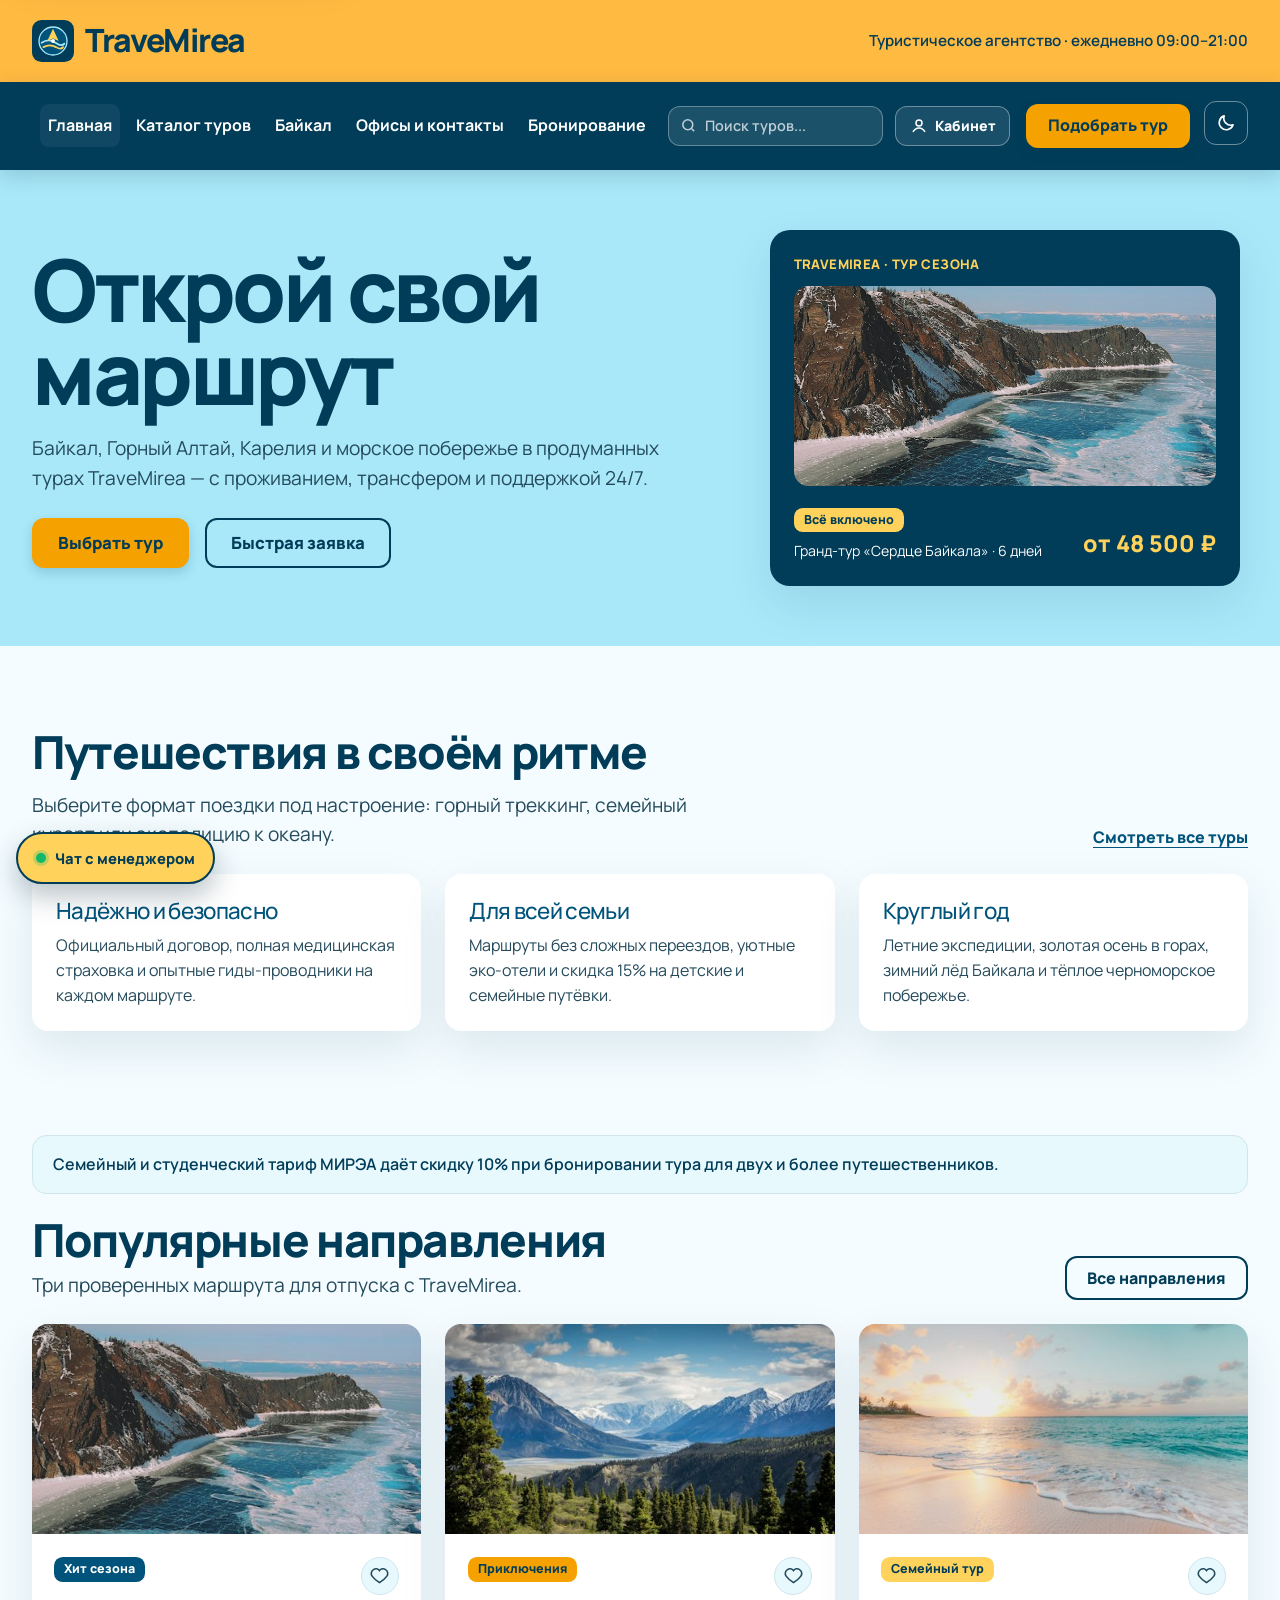
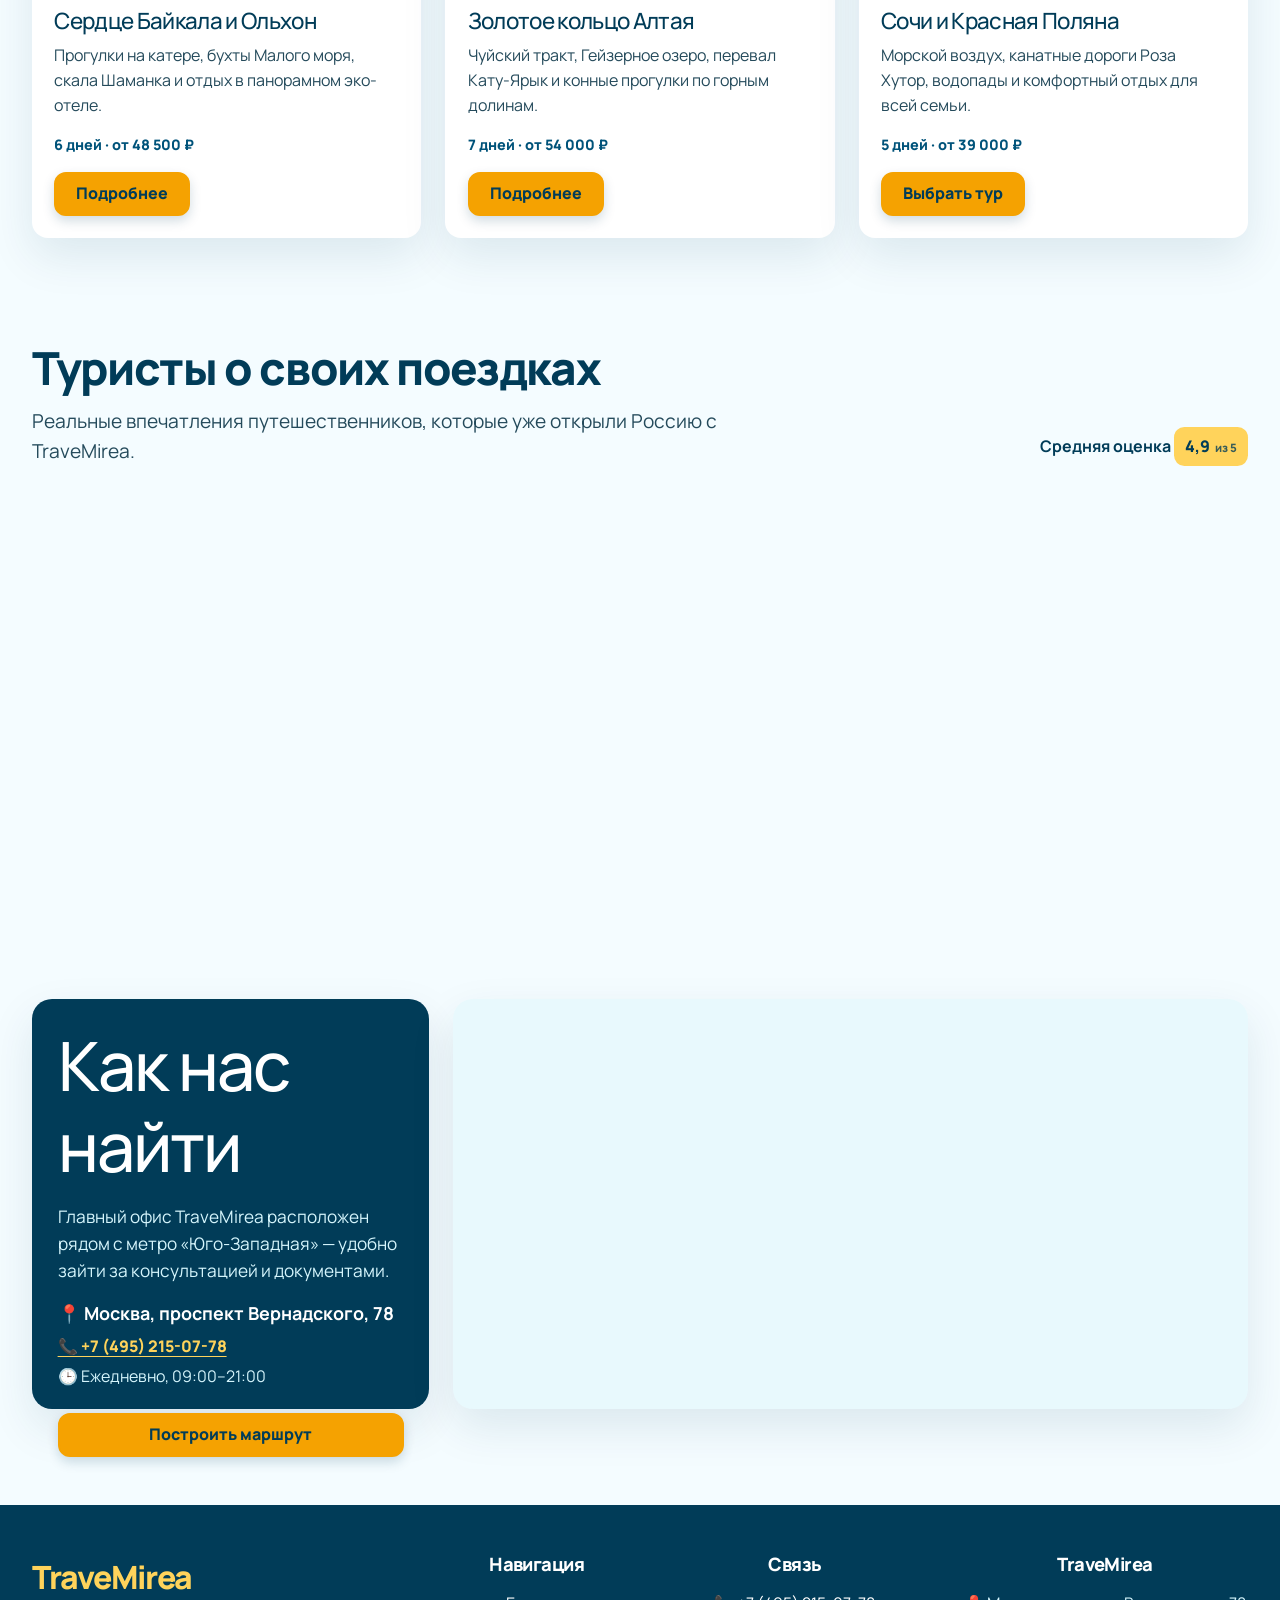
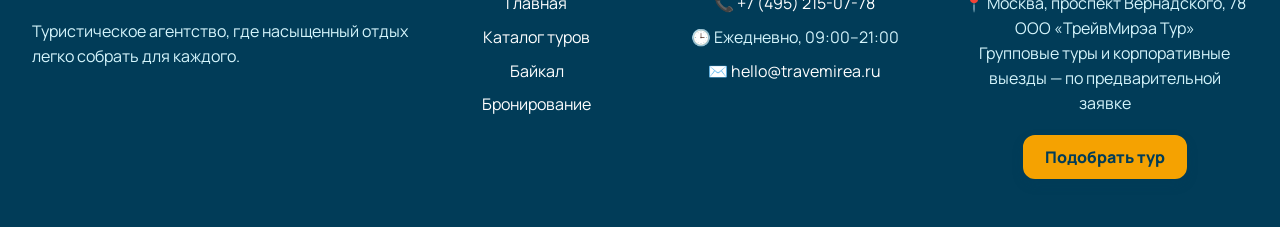
<file: index.html>
<!DOCTYPE html>
<html lang="ru">
<head>
  <meta charset="UTF-8">
  <meta name="viewport" content="width=device-width, initial-scale=1.0">
  <meta name="description" content="TraveMirea: туристическое агентство с авторскими турами по Байкалу, Алтаю, Карелии, Сочи и Камчатке.">
  <title>TraveMirea: туристическое агентство</title>
  <script>document.documentElement.dataset.theme=localStorage.getItem('travemirea-theme')||'light';</script>
  <link rel="preconnect" href="https://fonts.googleapis.com">
  <link rel="preconnect" href="https://fonts.gstatic.com" crossorigin>
  <link href="https://fonts.googleapis.com/css2?family=Manrope:wght@400;500;600;700;800&display=swap" rel="stylesheet">
  <link href="https://cdn.jsdelivr.net/npm/bootstrap@5.3.3/dist/css/bootstrap.min.css" rel="stylesheet">
  <link rel="stylesheet" href="css/style.css">
  <link rel="stylesheet" href="css/responsive.css">
</head>
<body id="top">
  <a class="skip-link" href="#main-content">Перейти к основному содержимому</a>

  <header class="site-header py-3">
    <div class="container">
      <div class="site-header__inner d-flex flex-column flex-md-row justify-content-between align-items-md-center gap-2">
        <a class="site-brand text-decoration-none" href="index.html">
          <img class="site-logo" src="images/trave-logo.svg" alt="" width="48" height="48" aria-hidden="true">
          TraveMirea
        </a>
        <p class="site-header__tagline mb-0 fw-semibold">Туристическое агентство · ежедневно 09:00–21:00</p>
      </div>
    </div>
  </header>

  <nav class="navbar navbar-expand-lg navbar-dark site-navbar" aria-label="Основная навигация">
    <div class="container site-navbar__inner">
      <a class="navbar-brand navbar-brand--mobile d-lg-none fw-bold" href="index.html">
        <img class="site-logo site-logo--mobile" src="images/trave-logo.svg" alt="" width="36" height="36" aria-hidden="true">
        TraveMirea
      </a>
      <button class="navbar-toggler" type="button" data-bs-toggle="collapse" data-bs-target="#mainNavbar" data-nav-toggle aria-controls="mainNavbar" aria-expanded="false" aria-label="Открыть меню">
        <span class="navbar-toggler-icon"></span>
      </button>
      <div class="collapse navbar-collapse" id="mainNavbar">
        <ul class="navbar-nav ms-auto align-items-lg-center gap-lg-2">
          <li class="nav-item"><a class="nav-link active" aria-current="page" href="index.html">Главная</a></li>
          <li class="nav-item"><a class="nav-link" href="catalog.html">Каталог туров</a></li>
          <li class="nav-item"><a class="nav-link" href="product.html">Байкал</a></li>
          <li class="nav-item"><a class="nav-link" href="contacts.html">Офисы и контакты</a></li>
          <li class="nav-item"><a class="nav-link" href="order.html">Бронирование</a></li>
          <li class="nav-item nav-item--cta ms-lg-2">
            <button class="btn btn-wave-light" type="button" data-bs-toggle="modal" data-bs-target="#quickOrderModal" data-modal-open="quickOrderModal">Подобрать тур</button>
          </li>
        </ul>
      </div>
    </div>
  </nav>

  <main id="main-content" tabindex="-1">
    <section class="site-hero" aria-labelledby="hero-title">
      <div class="container">
        <div class="hero-grid">
          <div class="reveal">
            <h1 class="hero-title" id="hero-title">Открой свой маршрут</h1>
            <p class="hero-text mb-4">Байкал, Горный Алтай, Карелия и морское побережье в продуманных турах TraveMirea — с проживанием, трансфером и поддержкой 24/7.</p>
            <div class="hero-actions d-flex flex-column flex-sm-row gap-3">
              <a class="btn btn-wave-primary btn-lg" href="catalog.html">Выбрать тур</a>
              <button class="btn btn-wave-outline btn-lg" type="button" data-bs-toggle="modal" data-bs-target="#quickOrderModal" data-modal-open="quickOrderModal">Быстрая заявка</button>
            </div>
          </div>
          <div class="reveal">
            <div class="ticket-card">
              <p class="ticket-label">TraveMirea · тур сезона</p>
              <picture>
                <source media="(min-width: 1024px)" srcset="images/tour-baikal-800.jpg 800w, images/tour-baikal-1200.jpg 1200w" sizes="440px">
                <img class="ticket-image" src="images/tour-baikal-800.jpg" srcset="images/tour-baikal-480.jpg 480w, images/tour-baikal-800.jpg 800w, images/tour-baikal-1200.jpg 1200w" sizes="(max-width: 767px) 92vw, 440px" alt="Панорама прозрачного озера Байкал и скалистого берега острова Ольхон" width="960" height="640">
              </picture>
              <div class="ticket-card__footer">
                <div>
                  <span class="badge badge-family">Всё включено</span>
                  <p class="mb-0 mt-2 small">Гранд-тур «Сердце Байкала» · 6 дней</p>
                </div>
                <p class="ticket-price mb-0">от 48 500 ₽</p>
              </div>
            </div>
          </div>
        </div>
      </div>
    </section>

    <section class="container section-space" aria-labelledby="advantages-title">
      <div class="section-head">
        <div>
          <h2 id="advantages-title">Путешествия в своём ритме</h2>
          <p class="section-lead mb-0">Выберите формат поездки под настроение: горный треккинг, семейный курорт или экспедицию к океану.</p>
        </div>
        <a class="link-wave" href="catalog.html">Смотреть все туры</a>
      </div>
      <div class="features-grid">
        <article class="feature-panel reveal">
          <h3 class="h4">Надёжно и безопасно</h3>
          <p class="mb-0">Официальный договор, полная медицинская страховка и опытные гиды-проводники на каждом маршруте.</p>
        </article>
        <article class="feature-panel reveal">
          <h3 class="h4">Для всей семьи</h3>
          <p class="mb-0">Маршруты без сложных переездов, уютные эко-отели и скидка 15% на детские и семейные путёвки.</p>
        </article>
        <article class="feature-panel reveal">
          <h3 class="h4">Круглый год</h3>
          <p class="mb-0">Летние экспедиции, золотая осень в горах, зимний лёд Байкала и тёплое черноморское побережье.</p>
        </article>
      </div>
    </section>

    <section class="container section-space" aria-labelledby="zones-title">
      <div class="alert alert-wave reveal" role="status">
        Семейный и студенческий тариф МИРЭА даёт скидку 10% при бронировании тура для двух и более путешественников.
      </div>
      <div class="section-head">
        <div>
          <h2 class="mb-1" id="zones-title">Популярные направления</h2>
          <p class="section-lead mb-0">Три проверенных маршрута для отпуска с TraveMirea.</p>
        </div>
        <a class="btn btn-wave-outline" href="catalog.html">Все направления</a>
      </div>
      <div class="cards-grid">
        <article class="zone-card reveal" data-tour-id="baikal">
          <img class="zone-image" src="images/tour-baikal-800.jpg" srcset="images/tour-baikal-480.jpg 480w, images/tour-baikal-800.jpg 800w, images/tour-baikal-1200.jpg 1200w" sizes="(max-width: 767px) 92vw, (max-width: 1023px) 46vw, 380px" alt="Скала Шаманка и берег озера Байкал на закате" width="800" height="480" loading="lazy">
          <div class="card-body">
            <div class="card-top-row">
              <span class="badge badge-blue">Хит сезона</span>
              <button class="fav-btn" type="button" data-fav-btn="baikal" aria-pressed="false" aria-label="Добавить тур Сердце Байкала в избранное" title="В избранное">
                <svg viewBox="0 0 24 24" aria-hidden="true"><path d="M12 21s-6.7-4.35-9.33-8.18C.8 10.1 1.4 6.3 4.4 4.55a5.35 5.35 0 0 1 7.6 1.2 5.35 5.35 0 0 1 7.6-1.2c3 1.75 3.6 5.55 1.73 8.27C18.7 16.65 12 21 12 21Z"/></svg>
              </button>
            </div>
            <h3 class="h4">Сердце Байкала и Ольхон</h3>
            <p class="card-text">Прогулки на катере, бухты Малого моря, скала Шаманка и отдых в панорамном эко-отеле.</p>
            <p class="zone-meta">6 дней · от 48 500 ₽</p>
            <a class="btn btn-wave-primary" href="product.html">Подробнее</a>
          </div>
        </article>

        <article class="zone-card reveal" data-tour-id="altai">
          <img class="zone-image" src="images/tour-altai-800.jpg" srcset="images/tour-altai-480.jpg 480w, images/tour-altai-800.jpg 800w, images/tour-altai-1200.jpg 1200w" sizes="(max-width: 767px) 92vw, (max-width: 1023px) 46vw, 380px" alt="Горные вершины и бирюзовая река Катунь на Алтае" width="800" height="480" loading="lazy">
          <div class="card-body">
            <div class="card-top-row">
              <span class="badge badge-orange">Приключения</span>
              <button class="fav-btn" type="button" data-fav-btn="altai" aria-pressed="false" aria-label="Добавить тур Золотое кольцо Алтая в избранное" title="В избранное">
                <svg viewBox="0 0 24 24" aria-hidden="true"><path d="M12 21s-6.7-4.35-9.33-8.18C.8 10.1 1.4 6.3 4.4 4.55a5.35 5.35 0 0 1 7.6 1.2 5.35 5.35 0 0 1 7.6-1.2c3 1.75 3.6 5.55 1.73 8.27C18.7 16.65 12 21 12 21Z"/></svg>
              </button>
            </div>
            <h3 class="h4">Золотое кольцо Алтая</h3>
            <p class="card-text">Чуйский тракт, Гейзерное озеро, перевал Кату-Ярык и конные прогулки по горным долинам.</p>
            <p class="zone-meta">7 дней · от 54 000 ₽</p>
            <a class="btn btn-wave-outline" href="product.html">Подробнее</a>
          </div>
        </article>

        <article class="zone-card reveal" data-tour-id="sochi">
          <img class="zone-image" src="images/tour-sochi-800.jpg" srcset="images/tour-sochi-480.jpg 480w, images/tour-sochi-800.jpg 800w, images/tour-sochi-1200.jpg 1200w" sizes="(max-width: 767px) 92vw, (max-width: 1023px) 46vw, 380px" alt="Лазурное морское побережье Сочи и пальмы у набережной" width="800" height="480" loading="lazy">
          <div class="card-body">
            <div class="card-top-row">
              <span class="badge badge-family">Семейный тур</span>
              <button class="fav-btn" type="button" data-fav-btn="sochi" aria-pressed="false" aria-label="Добавить тур Сочи и Красная Поляна в избранное" title="В избранное">
                <svg viewBox="0 0 24 24" aria-hidden="true"><path d="M12 21s-6.7-4.35-9.33-8.18C.8 10.1 1.4 6.3 4.4 4.55a5.35 5.35 0 0 1 7.6 1.2 5.35 5.35 0 0 1 7.6-1.2c3 1.75 3.6 5.55 1.73 8.27C18.7 16.65 12 21 12 21Z"/></svg>
              </button>
            </div>
            <h3 class="h4">Сочи и Красная Поляна</h3>
            <p class="card-text">Морской воздух, канатные дороги Роза Хутор, водопады и комфортный отдых для всей семьи.</p>
            <p class="zone-meta">5 дней · от 39 000 ₽</p>
            <a class="btn btn-wave-outline" href="catalog.html">Выбрать тур</a>
          </div>
        </article>
      </div>
    </section>

    <section class="container section-space pb-5" aria-labelledby="reviews-title">
      <div class="section-head">
        <div>
          <h2 id="reviews-title">Туристы о своих поездках</h2>
          <p class="section-lead mb-0">Реальные впечатления путешественников, которые уже открыли Россию с TraveMirea.</p>
        </div>
        <p class="mb-0 fw-bold">Средняя оценка <span class="review-score">4,9 <small>из 5</small></span></p>
      </div>
      <div class="reviews-shell reveal" data-carousel aria-roledescription="карусель" aria-label="Отзывы путешественников">
        <div class="carousel-inner" aria-live="polite">
          <article class="carousel-item active" data-carousel-slide>
            <div class="review-slide">
              <span class="review-score" aria-label="Оценка 5 из 5">5,0 <small>из 5</small></span>
              <blockquote class="review-quote">«Байкал превзошёл все ожидания: отель на Ольхоне с видом на воду, катер без очередей и потрясающий гид».</blockquote>
              <p class="review-author mb-0"><strong>Марина, Москва</strong><br><span>Семейный тур на Байкал · октябрь 2026</span></p>
            </div>
          </article>
          <article class="carousel-item" data-carousel-slide>
            <div class="review-slide">
              <span class="review-score" aria-label="Оценка 4,9 из 5">4,9 <small>из 5</small></span>
              <blockquote class="review-quote">«Поездка по Чуйскому тракту на Алтае организована по минутам. Никакой суеты с чемоданами, только горы и виды».</blockquote>
              <p class="review-author mb-0"><strong>Илья, Химки</strong><br><span>Тур с друзьями на Алтай · сентябрь 2026</span></p>
            </div>
          </article>
          <article class="carousel-item" data-carousel-slide>
            <div class="review-slide">
              <span class="review-score" aria-label="Оценка 5 из 5">5,0 <small>из 5</small></span>
              <blockquote class="review-quote">«Брали комбинированный тур Сочи + Красная Поляна: утром гуляли в горах, а вечером отдыхали у тёплого моря».</blockquote>
              <p class="review-author mb-0"><strong>Ольга, Балашиха</strong><br><span>Парное путешествие в Сочи · август 2026</span></p>
            </div>
          </article>
        </div>
        <div class="review-controls" aria-label="Управление отзывами">
          <button class="review-control" type="button" data-carousel-prev aria-label="Предыдущий отзыв">
            <svg viewBox="0 0 24 24" aria-hidden="true"><path d="m15 18-6-6 6-6"></path></svg>
          </button>
          <button class="review-control" type="button" data-carousel-next aria-label="Следующий отзыв">
            <svg viewBox="0 0 24 24" aria-hidden="true"><path d="m9 18 6-6-6-6"></path></svg>
          </button>
        </div>
      </div>
    </section>

    <section class="container section-space pb-5" aria-labelledby="location-title">
      <div class="location-grid">
        <div class="visit-panel reveal">
          <div>
            <h2 class="h1 mb-3" id="location-title">Как нас найти</h2>
            <p class="visit-panel__lead">Главный офис TraveMirea расположен рядом с метро «Юго-Западная» — удобно зайти за консультацией и документами.</p>
          </div>
          <address class="visit-address">
            <strong>📍 Москва, проспект Вернадского, 78</strong>
            <a href="tel:+74952150778">📞 +7 (495) 215-07-78</a>
            <span>🕒 Ежедневно, 09:00–21:00</span>
          </address>
          <a class="btn btn-wave-primary" href="https://yandex.ru/maps/?ll=37.480000%2C55.669900&amp;mode=routes&amp;rtext=~55.669900%2C37.480000&amp;rtt=auto&amp;z=16" target="_blank" rel="noopener noreferrer">Построить маршрут</a>
        </div>
        <div class="map-frame reveal">
          <iframe src="https://yandex.ru/map-widget/v1/?ll=37.480000%2C55.669900&amp;z=16&amp;pt=37.480000%2C55.669900%2Cpm2rdm" width="960" height="480" loading="lazy" title="Офис TraveMirea на карте Москвы" allowfullscreen></iframe>
        </div>
      </div>
    </section>
  </main>

  <footer class="site-footer py-5 mt-5">
    <div class="container">
      <div class="row g-4 footer-grid">
        <div class="col-12 col-md-6 col-lg-4">
          <a class="footer-brand" href="index.html">TraveMirea</a>
          <p class="footer-copy mb-0">Туристическое агентство, где насыщенный отдых легко собрать для каждого.</p>
        </div>
        <div class="col-12 col-sm-6 col-lg-2 footer-col--center">
          <h2 class="h5 mb-3">Навигация</h2>
          <ul class="list-unstyled footer-links mb-0">
            <li><a href="index.html">Главная</a></li>
            <li><a href="catalog.html">Каталог туров</a></li>
            <li><a href="product.html">Байкал</a></li>
            <li><a href="order.html">Бронирование</a></li>
          </ul>
        </div>
        <div class="col-12 col-sm-6 col-lg-3 footer-col--center">
          <h2 class="h5 mb-3">Связь</h2>
          <address class="footer-copy mb-0">
            <ul class="list-unstyled footer-contact-list mb-0">
              <li><a href="tel:+74952150778">📞 +7 (495) 215-07-78</a></li>
              <li>🕒 Ежедневно, 09:00–21:00</li>
              <li><a href="mailto:hello@travemirea.ru">✉️ hello@travemirea.ru</a></li>
            </ul>
          </address>
        </div>
        <div class="col-12 col-lg-3 footer-col--center">
          <h2 class="h5 mb-3">TraveMirea</h2>
          <p class="footer-copy mb-0">📍 Москва, проспект Вернадского, 78<br>ООО «ТрейвМирэа Тур»<br>Групповые туры и корпоративные выезды — по предварительной заявке</p>
        </div>
      </div>
    </div>
  </footer>

  <div class="modal fade" id="quickOrderModal" tabindex="-1" role="dialog" aria-modal="true" aria-labelledby="quickOrderModalTitle" aria-hidden="true">
    <div class="modal-dialog modal-dialog-centered">
      <div class="modal-content">
        <div class="modal-header">
          <h2 class="modal-title fs-4" id="quickOrderModalTitle">Быстрая заявка на тур</h2>
          <button type="button" class="btn-close" data-bs-dismiss="modal" data-modal-close aria-label="Закрыть модальное окно"></button>
        </div>
        <form class="quick-order-form" novalidate>
          <div class="modal-body">
            <p class="mb-3">Оставьте контакты, а подробный калькулятор тура доступен на странице бронирования.</p>
            <div class="mb-3">
              <label class="form-label" for="quickName">Имя</label>
              <input class="form-control" id="quickName" name="name" autocomplete="name" required>
              <div class="invalid-feedback">Пожалуйста, укажите ваше имя.</div>
            </div>
            <div>
              <label class="form-label" for="quickEmail">E-mail</label>
              <input class="form-control" type="email" id="quickEmail" name="email" autocomplete="email" required>
              <div class="invalid-feedback">Пожалуйста, введите корректный e-mail.</div>
            </div>
            <div class="alert alert-success d-none mt-3 mb-0" role="status">Заявка принята. Спасибо! Наш менеджер скоро свяжется с вами.</div>
          </div>
          <div class="modal-footer">
            <a class="btn btn-wave-outline" href="order.html">Полная форма</a>
            <button class="btn btn-wave-primary" type="submit">Отправить</button>
          </div>
        </form>
      </div>
    </div>
  </div>

  <script src="https://cdn.jsdelivr.net/npm/bootstrap@5.3.3/dist/js/bootstrap.bundle.min.js"></script>
  <script src="js/main.js"></script>
</body>
</html>
</file>
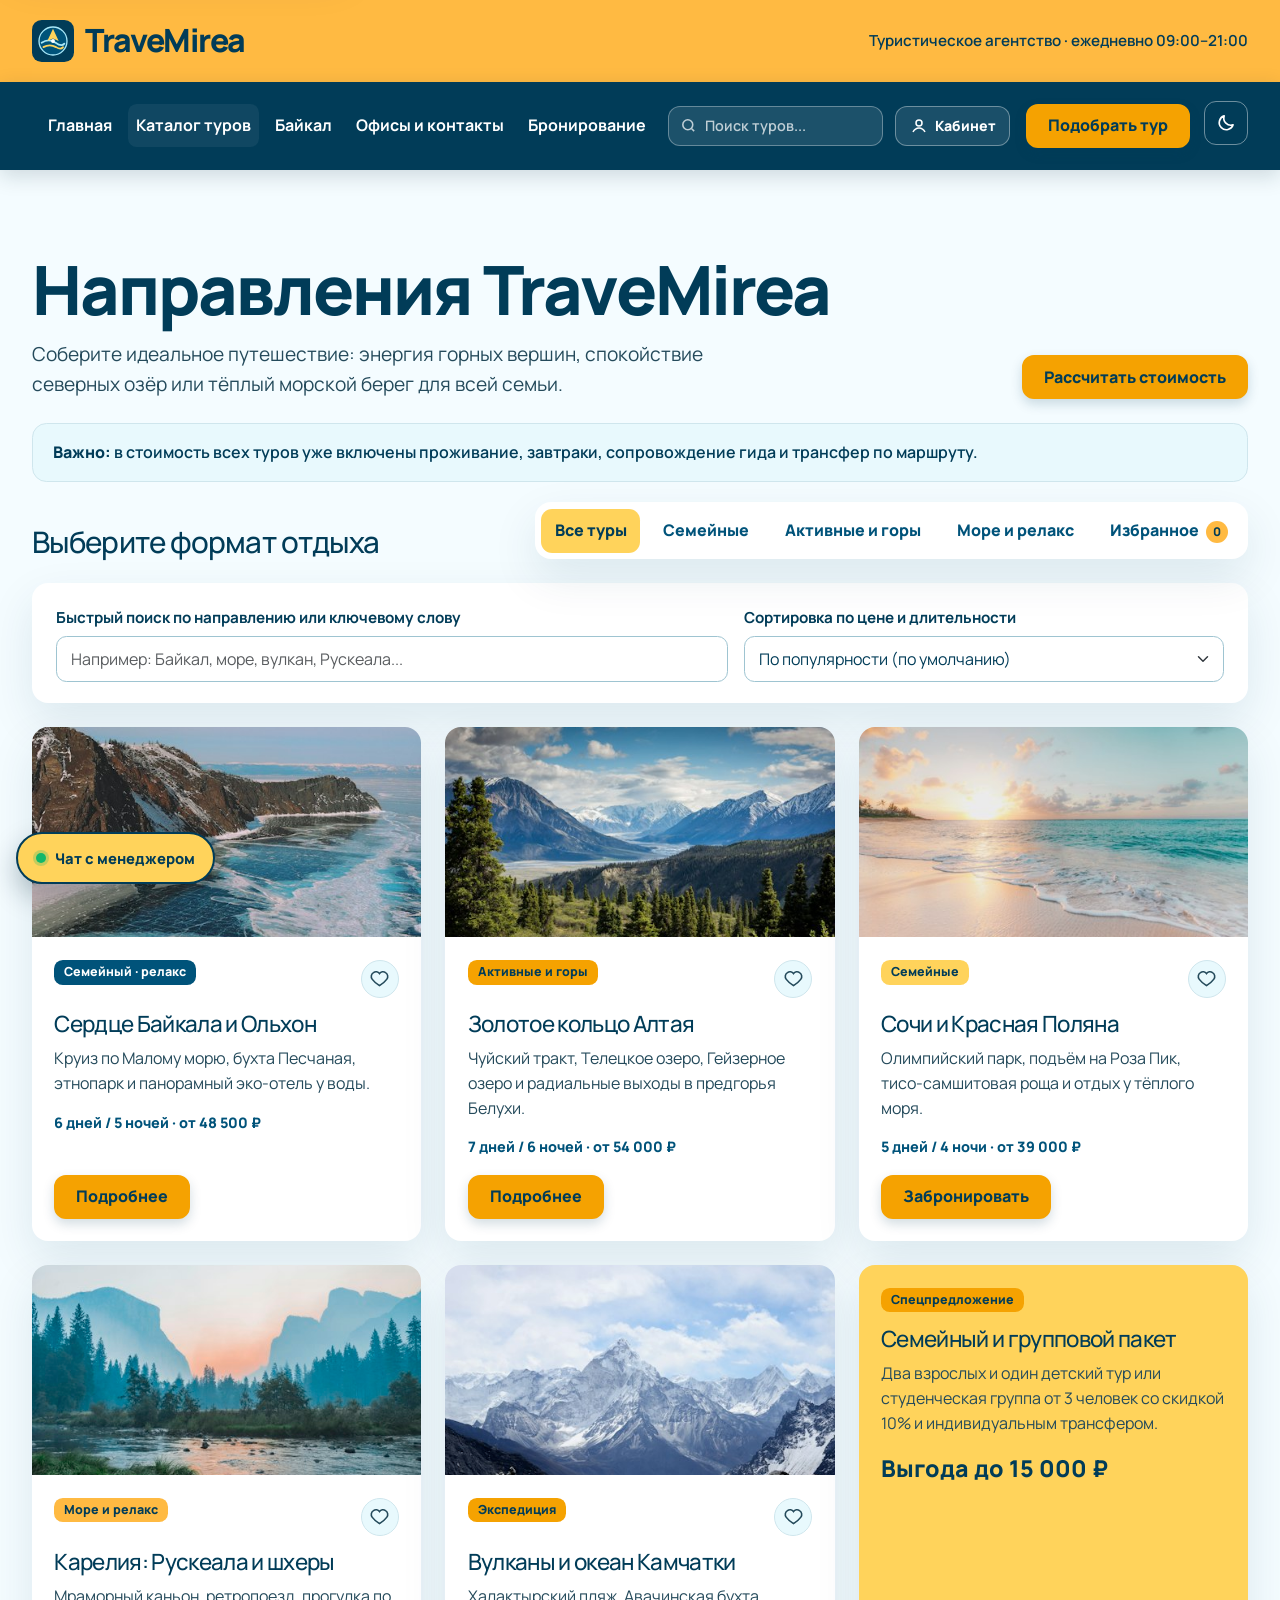
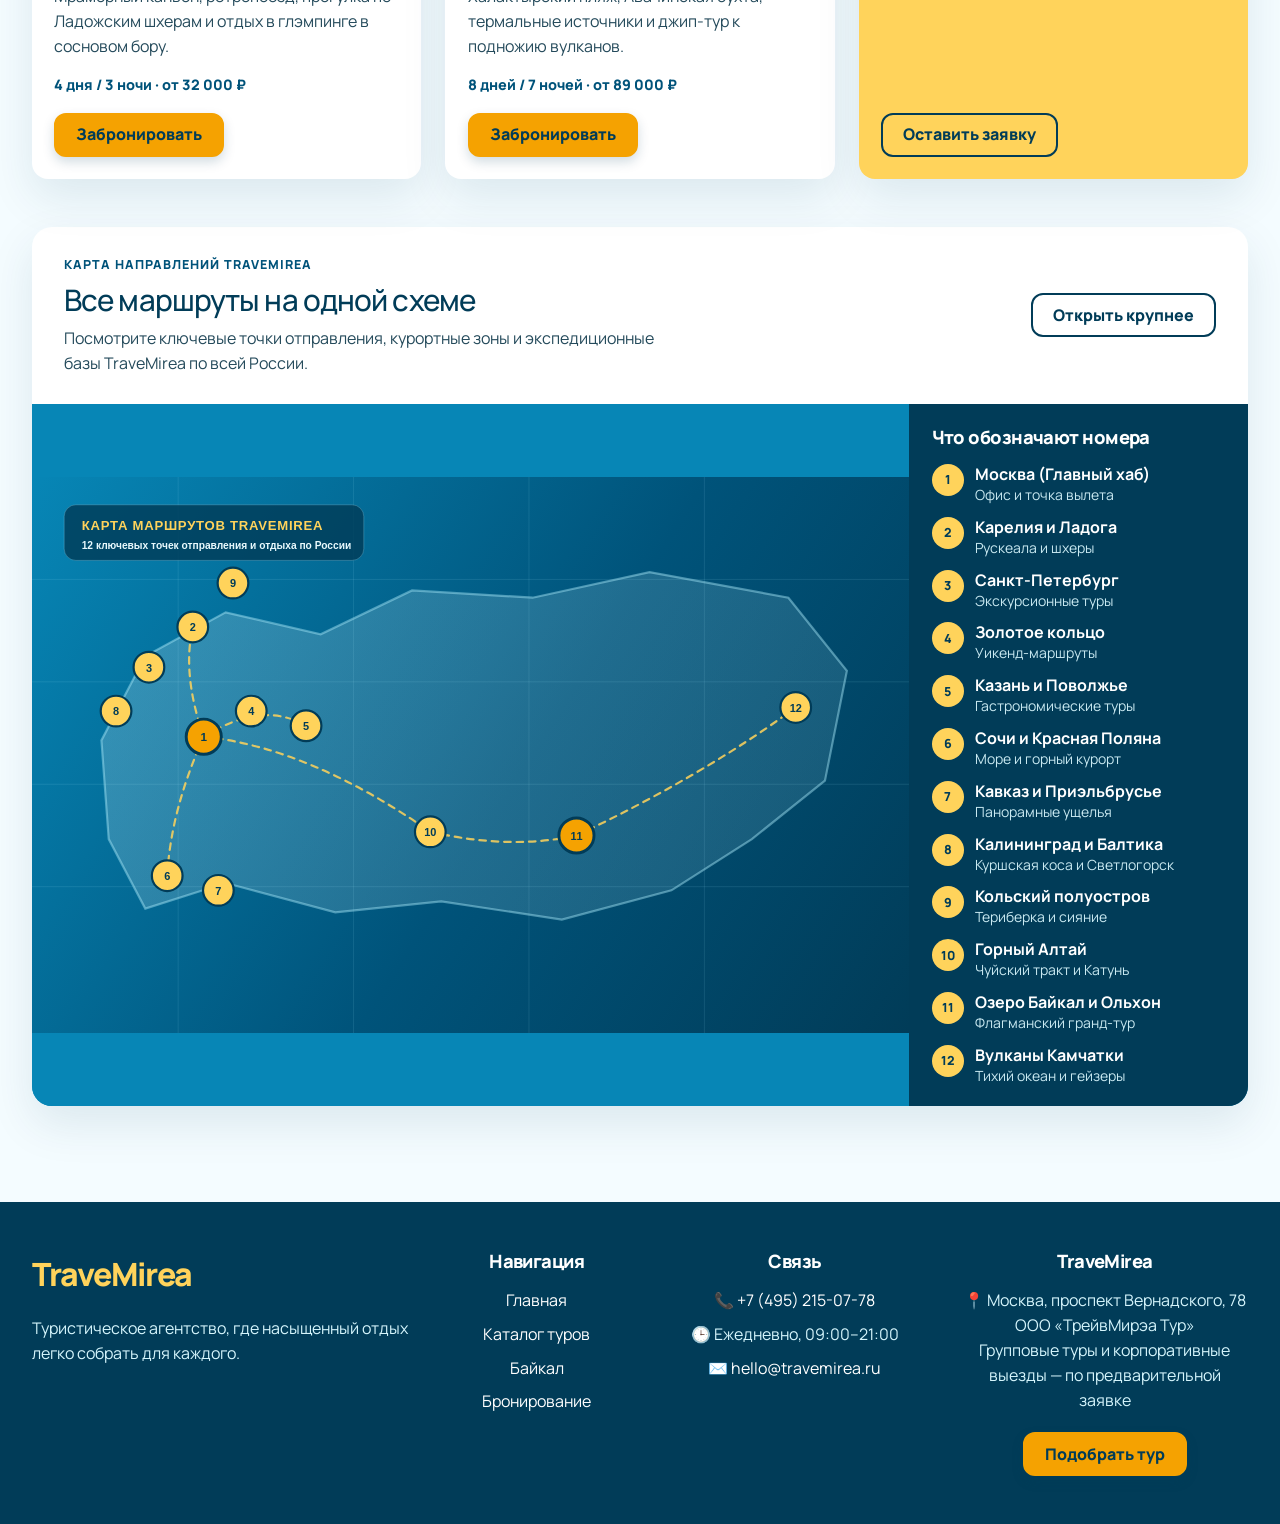
<file: catalog.html>
<!DOCTYPE html>
<html lang="ru">
<head>
  <meta charset="UTF-8">
  <meta name="viewport" content="width=device-width, initial-scale=1.0">
  <meta name="description" content="Каталог авторских и классических туров по России от агентства TraveMirea.">
  <title>Каталог туров: TraveMirea</title>
  <script>document.documentElement.dataset.theme=localStorage.getItem('travemirea-theme')||'light';</script>
  <link rel="preconnect" href="https://fonts.googleapis.com">
  <link rel="preconnect" href="https://fonts.gstatic.com" crossorigin>
  <link href="https://fonts.googleapis.com/css2?family=Manrope:wght@400;500;600;700;800&display=swap" rel="stylesheet">
  <link href="https://cdn.jsdelivr.net/npm/bootstrap@5.3.3/dist/css/bootstrap.min.css" rel="stylesheet">
  <link rel="stylesheet" href="css/style.css">
  <link rel="stylesheet" href="css/responsive.css">
</head>
<body id="top">
  <a class="skip-link" href="#main-content">Перейти к основному содержимому</a>

  <header class="site-header py-3">
    <div class="container">
      <div class="site-header__inner d-flex flex-column flex-md-row justify-content-between align-items-md-center gap-2">
        <a class="site-brand text-decoration-none" href="index.html">
          <img class="site-logo" src="images/trave-logo.svg" alt="" width="48" height="48" aria-hidden="true">
          TraveMirea
        </a>
        <p class="site-header__tagline mb-0 fw-semibold">Туристическое агентство · ежедневно 09:00–21:00</p>
      </div>
    </div>
  </header>

  <nav class="navbar navbar-expand-lg navbar-dark site-navbar" aria-label="Основная навигация">
    <div class="container site-navbar__inner">
      <a class="navbar-brand navbar-brand--mobile d-lg-none fw-bold" href="index.html">
        <img class="site-logo site-logo--mobile" src="images/trave-logo.svg" alt="" width="36" height="36" aria-hidden="true">
        TraveMirea
      </a>
      <button class="navbar-toggler" type="button" data-bs-toggle="collapse" data-bs-target="#mainNavbar" data-nav-toggle aria-controls="mainNavbar" aria-expanded="false" aria-label="Открыть меню">
        <span class="navbar-toggler-icon"></span>
      </button>
      <div class="collapse navbar-collapse" id="mainNavbar">
        <ul class="navbar-nav ms-auto align-items-lg-center gap-lg-2">
          <li class="nav-item"><a class="nav-link" href="index.html">Главная</a></li>
          <li class="nav-item"><a class="nav-link active" aria-current="page" href="catalog.html">Каталог туров</a></li>
          <li class="nav-item"><a class="nav-link" href="product.html">Байкал</a></li>
          <li class="nav-item"><a class="nav-link" href="contacts.html">Офисы и контакты</a></li>
          <li class="nav-item"><a class="nav-link" href="order.html">Бронирование</a></li>
          <li class="nav-item nav-item--cta ms-lg-2">
            <button class="btn btn-wave-light" type="button" data-bs-toggle="modal" data-bs-target="#quickOrderModal" data-modal-open="quickOrderModal">Подобрать тур</button>
          </li>
        </ul>
      </div>
    </div>
  </nav>

  <main id="main-content" tabindex="-1">
    <section class="container page-intro section-space" aria-labelledby="catalog-title">
      <div class="section-head mb-0">
        <div>
          <h1 id="catalog-title">Направления TraveMirea</h1>
          <p class="section-lead mb-0">Соберите идеальное путешествие: энергия горных вершин, спокойствие северных озёр или тёплый морской берег для всей семьи.</p>
        </div>
        <a class="btn btn-wave-primary" href="order.html">Рассчитать стоимость</a>
      </div>
    </section>

    <section class="container pb-5" aria-labelledby="filter-title">
      <div class="alert alert-wave" role="status">
        <strong>Важно:</strong> в стоимость всех туров уже включены проживание, завтраки, сопровождение гида и трансфер по маршруту.
      </div>
      <div class="catalog-toolbar">
        <div>
          <h2 class="h3 mb-0" id="filter-title">Выберите формат отдыха</h2>
        </div>
        <div class="zone-filter" data-zone-filter role="group" aria-label="Фильтр туров по формату отдыха">
          <button class="zone-filter__button is-active" type="button" data-filter="all" aria-pressed="true">Все туры</button>
          <button class="zone-filter__button" type="button" data-filter="family" aria-pressed="false">Семейные</button>
          <button class="zone-filter__button" type="button" data-filter="active" aria-pressed="false">Активные и горы</button>
          <button class="zone-filter__button" type="button" data-filter="relax" aria-pressed="false">Море и релакс</button>
          <button class="zone-filter__button" type="button" data-filter="favorites" aria-pressed="false">Избранное <span class="fav-counter" data-fav-count>0</span></button>
        </div>
      </div>

      <div class="catalog-search-bar">
        <div class="catalog-search-field">
          <label class="form-label" for="tourSearchInput">Быстрый поиск по направлению или ключевому слову</label>
          <input class="form-control" type="search" id="tourSearchInput" placeholder="Например: Байкал, море, вулкан, Рускеала..." autocomplete="off">
        </div>
        <div class="catalog-sort-field">
          <label class="form-label" for="tourSortSelect">Сортировка по цене и длительности</label>
          <select class="form-select" id="tourSortSelect">
            <option value="default" selected>По популярности (по умолчанию)</option>
            <option value="price-asc">Сначала дешевле</option>
            <option value="price-desc">Сначала дороже</option>
            <option value="days-asc">Короткие поездки (от 4 дней)</option>
          </select>
        </div>
      </div>

      <p class="alert alert-wave d-none" id="catalogEmptyNotice" role="status">
        По вашему запросу туры не найдены. Попробуйте сбросить фильтр или изменить поисковый запрос.
      </p>

      <div class="cards-grid" data-zone-grid>
        <div class="zone-card-wrap" data-moods="family relax active" data-tour-id="baikal" data-price="48500" data-days="6">
          <article class="zone-card">
            <img class="zone-image" src="images/tour-baikal-800.jpg" srcset="images/tour-baikal-480.jpg 480w, images/tour-baikal-800.jpg 800w, images/tour-baikal-1200.jpg 1200w" sizes="(max-width: 767px) 92vw, (max-width: 1023px) 46vw, 380px" alt="Берег озера Байкал и остров Ольхон" width="800" height="480" loading="lazy">
            <div class="card-body">
              <div class="card-top-row">
                <span class="badge badge-blue">Семейный · релакс</span>
                <button class="fav-btn" type="button" data-fav-btn="baikal" aria-pressed="false" aria-label="Добавить тур Сердце Байкала в избранное" title="В избранное">
                  <svg viewBox="0 0 24 24" aria-hidden="true"><path d="M12 21s-6.7-4.35-9.33-8.18C.8 10.1 1.4 6.3 4.4 4.55a5.35 5.35 0 0 1 7.6 1.2 5.35 5.35 0 0 1 7.6-1.2c3 1.75 3.6 5.55 1.73 8.27C18.7 16.65 12 21 12 21Z"/></svg>
                </button>
              </div>
              <h3 class="h4">Сердце Байкала и Ольхон</h3>
              <p class="card-text">Круиз по Малому морю, бухта Песчаная, этнопарк и панорамный эко-отель у воды.</p>
              <p class="zone-meta">6 дней / 5 ночей · от 48 500 ₽</p>
              <a class="btn btn-wave-primary" href="product.html">Подробнее</a>
            </div>
          </article>
        </div>

        <div class="zone-card-wrap" data-moods="active" data-tour-id="altai" data-price="54000" data-days="7">
          <article class="zone-card">
            <img class="zone-image" src="images/tour-altai-800.jpg" srcset="images/tour-altai-480.jpg 480w, images/tour-altai-800.jpg 800w, images/tour-altai-1200.jpg 1200w" sizes="(max-width: 767px) 92vw, (max-width: 1023px) 46vw, 380px" alt="Горные хребты и долина реки Катунь на Алтае" width="800" height="480" loading="lazy">
            <div class="card-body">
              <div class="card-top-row">
                <span class="badge badge-orange">Активные и горы</span>
                <button class="fav-btn" type="button" data-fav-btn="altai" aria-pressed="false" aria-label="Добавить тур Золотое кольцо Алтая в избранное" title="В избранное">
                  <svg viewBox="0 0 24 24" aria-hidden="true"><path d="M12 21s-6.7-4.35-9.33-8.18C.8 10.1 1.4 6.3 4.4 4.55a5.35 5.35 0 0 1 7.6 1.2 5.35 5.35 0 0 1 7.6-1.2c3 1.75 3.6 5.55 1.73 8.27C18.7 16.65 12 21 12 21Z"/></svg>
                </button>
              </div>
              <h3 class="h4">Золотое кольцо Алтая</h3>
              <p class="card-text">Чуйский тракт, Телецкое озеро, Гейзерное озеро и радиальные выходы в предгорья Белухи.</p>
              <p class="zone-meta">7 дней / 6 ночей · от 54 000 ₽</p>
              <a class="btn btn-wave-outline" href="product.html">Подробнее</a>
            </div>
          </article>
        </div>

        <div class="zone-card-wrap" data-moods="family relax" data-tour-id="sochi" data-price="39000" data-days="5">
          <article class="zone-card">
            <img class="zone-image" src="images/tour-sochi-800.jpg" srcset="images/tour-sochi-480.jpg 480w, images/tour-sochi-800.jpg 800w, images/tour-sochi-1200.jpg 1200w" sizes="(max-width: 767px) 92vw, (max-width: 1023px) 46vw, 380px" alt="Морское побережье Сочи и набережная на закате" width="800" height="480" loading="lazy">
            <div class="card-body">
              <div class="card-top-row">
                <span class="badge badge-family">Семейные</span>
                <button class="fav-btn" type="button" data-fav-btn="sochi" aria-pressed="false" aria-label="Добавить тур Сочи и Красная Поляна в избранное" title="В избранное">
                  <svg viewBox="0 0 24 24" aria-hidden="true"><path d="M12 21s-6.7-4.35-9.33-8.18C.8 10.1 1.4 6.3 4.4 4.55a5.35 5.35 0 0 1 7.6 1.2 5.35 5.35 0 0 1 7.6-1.2c3 1.75 3.6 5.55 1.73 8.27C18.7 16.65 12 21 12 21Z"/></svg>
                </button>
              </div>
              <h3 class="h4">Сочи и Красная Поляна</h3>
              <p class="card-text">Олимпийский парк, подъём на Роза Пик, тисо-самшитовая роща и отдых у тёплого моря.</p>
              <p class="zone-meta">5 дней / 4 ночи · от 39 000 ₽</p>
              <a class="btn btn-wave-outline" href="order.html?tour=sochi">Забронировать</a>
            </div>
          </article>
        </div>

        <div class="zone-card-wrap" data-moods="relax family" data-tour-id="karelia" data-price="32000" data-days="4">
          <article class="zone-card">
            <img class="zone-image" src="images/tour-karelia-800.jpg" srcset="images/tour-karelia-480.jpg 480w, images/tour-karelia-800.jpg 800w, images/tour-karelia-1200.jpg 1200w" sizes="(max-width: 767px) 92vw, (max-width: 1023px) 46vw, 380px" alt="Лесное озеро и гранитные скалы Карелии" width="800" height="480" loading="lazy">
            <div class="card-body">
              <div class="card-top-row">
                <span class="badge badge-gold">Море и релакс</span>
                <button class="fav-btn" type="button" data-fav-btn="karelia" aria-pressed="false" aria-label="Добавить тур Карелия: Рускеала и шхеры в избранное" title="В избранное">
                  <svg viewBox="0 0 24 24" aria-hidden="true"><path d="M12 21s-6.7-4.35-9.33-8.18C.8 10.1 1.4 6.3 4.4 4.55a5.35 5.35 0 0 1 7.6 1.2 5.35 5.35 0 0 1 7.6-1.2c3 1.75 3.6 5.55 1.73 8.27C18.7 16.65 12 21 12 21Z"/></svg>
                </button>
              </div>
              <h3 class="h4">Карелия: Рускеала и шхеры</h3>
              <p class="card-text">Мраморный каньон, ретропоезд, прогулка по Ладожским шхерам и отдых в глэмпинге в сосновом бору.</p>
              <p class="zone-meta">4 дня / 3 ночи · от 32 000 ₽</p>
              <a class="btn btn-wave-outline" href="order.html?tour=karelia">Забронировать</a>
            </div>
          </article>
        </div>

        <div class="zone-card-wrap" data-moods="active" data-tour-id="kamchatka" data-price="89000" data-days="8">
          <article class="zone-card">
            <img class="zone-image" src="images/tour-kamchatka-800.jpg" srcset="images/tour-kamchatka-480.jpg 480w, images/tour-kamchatka-800.jpg 800w, images/tour-kamchatka-1200.jpg 1200w" sizes="(max-width: 767px) 92vw, (max-width: 1023px) 46vw, 380px" alt="Заснеженный вулкан Камчатки на фоне чистого неба" width="800" height="480" loading="lazy">
            <div class="card-body">
              <div class="card-top-row">
                <span class="badge badge-orange">Экспедиция</span>
                <button class="fav-btn" type="button" data-fav-btn="kamchatka" aria-pressed="false" aria-label="Добавить тур Вулканы и океан Камчатки в избранное" title="В избранное">
                  <svg viewBox="0 0 24 24" aria-hidden="true"><path d="M12 21s-6.7-4.35-9.33-8.18C.8 10.1 1.4 6.3 4.4 4.55a5.35 5.35 0 0 1 7.6 1.2 5.35 5.35 0 0 1 7.6-1.2c3 1.75 3.6 5.55 1.73 8.27C18.7 16.65 12 21 12 21Z"/></svg>
                </button>
              </div>
              <h3 class="h4">Вулканы и океан Камчатки</h3>
              <p class="card-text">Халактырский пляж, Авачинская бухта, термальные источники и джип-тур к подножию вулканов.</p>
              <p class="zone-meta">8 дней / 7 ночей · от 89 000 ₽</p>
              <a class="btn btn-wave-outline" href="order.html?tour=kamchatka">Забронировать</a>
            </div>
          </article>
        </div>

        <div data-promo-card>
          <article class="zone-card zone-card--ticket">
            <div class="card-body">
              <span class="badge badge-orange">Спецпредложение</span>
              <h3 class="h4">Семейный и групповой пакет</h3>
              <p class="card-text">Два взрослых и один детский тур или студенческая группа от 3 человек со скидкой 10% и индивидуальным трансфером.</p>
              <p class="ticket-price mb-4">Выгода до 15 000 ₽</p>
              <button class="btn btn-wave-outline" type="button" data-bs-toggle="modal" data-bs-target="#quickOrderModal" data-modal-open="quickOrderModal">Оставить заявку</button>
            </div>
          </article>
        </div>
      </div>

      <article class="zone-map-card" aria-labelledby="zone-map-title">
        <div class="zone-map-card__header">
          <div>
            <p class="zone-map-card__eyebrow mb-2">Карта направлений TraveMirea</p>
            <h2 class="h3 mb-2" id="zone-map-title">Все маршруты на одной схеме</h2>
            <p class="mb-0">Посмотрите ключевые точки отправления, курортные зоны и экспедиционные базы TraveMirea по всей России.</p>
          </div>
          <a class="btn btn-wave-outline" href="images/route-map.svg" target="_blank" rel="noopener">Открыть крупнее</a>
        </div>
        <div class="zone-map-card__body">
          <a class="zone-map-card__image-link" href="images/route-map.svg" target="_blank" rel="noopener" aria-label="Открыть карту маршрутов TraveMirea в полном размере">
            <img class="zone-map-card__image" src="images/route-map.svg" alt="Иллюстрированная карта России с двенадцатью пронумерованными туристическими маршрутами TraveMirea" width="1200" height="760" loading="lazy">
          </a>
          <div class="zone-map-legend" aria-label="Расшифровка номеров на карте маршрутов">
            <h3 class="h5 mb-3">Что обозначают номера</h3>
            <ol class="zone-map-legend__list">
              <li><span>1</span><div><strong>Москва (Главный хаб)</strong><small>Офис и точка вылета</small></div></li>
              <li><span>2</span><div><strong>Карелия и Ладога</strong><small>Рускеала и шхеры</small></div></li>
              <li><span>3</span><div><strong>Санкт-Петербург</strong><small>Экскурсионные туры</small></div></li>
              <li><span>4</span><div><strong>Золотое кольцо</strong><small>Уикенд-маршруты</small></div></li>
              <li><span>5</span><div><strong>Казань и Поволжье</strong><small>Гастрономические туры</small></div></li>
              <li><span>6</span><div><strong>Сочи и Красная Поляна</strong><small>Море и горный курорт</small></div></li>
              <li><span>7</span><div><strong>Кавказ и Приэльбрусье</strong><small>Панорамные ущелья</small></div></li>
              <li><span>8</span><div><strong>Калининград и Балтика</strong><small>Куршская коса и Светлогорск</small></div></li>
              <li><span>9</span><div><strong>Кольский полуостров</strong><small>Териберка и сияние</small></div></li>
              <li><span>10</span><div><strong>Горный Алтай</strong><small>Чуйский тракт и Катунь</small></div></li>
              <li><span>11</span><div><strong>Озеро Байкал и Ольхон</strong><small>Флагманский гранд-тур</small></div></li>
              <li><span>12</span><div><strong>Вулканы Камчатки</strong><small>Тихий океан и гейзеры</small></div></li>
            </ol>
          </div>
        </div>
      </article>
    </section>
  </main>

  <footer class="site-footer py-5 mt-5">
    <div class="container">
      <div class="row g-4 footer-grid">
        <div class="col-12 col-md-6 col-lg-4">
          <a class="footer-brand" href="index.html">TraveMirea</a>
          <p class="footer-copy mb-0">Туристическое агентство, где насыщенный отдых легко собрать для каждого.</p>
        </div>
        <div class="col-12 col-sm-6 col-lg-2 footer-col--center">
          <h2 class="h5 mb-3">Навигация</h2>
          <ul class="list-unstyled footer-links mb-0">
            <li><a href="index.html">Главная</a></li>
            <li><a href="catalog.html">Каталог туров</a></li>
            <li><a href="product.html">Байкал</a></li>
            <li><a href="order.html">Бронирование</a></li>
          </ul>
        </div>
        <div class="col-12 col-sm-6 col-lg-3 footer-col--center">
          <h2 class="h5 mb-3">Связь</h2>
          <address class="footer-copy mb-0">
            <ul class="list-unstyled footer-contact-list mb-0">
              <li><a href="tel:+74952150778">📞 +7 (495) 215-07-78</a></li>
              <li>🕒 Ежедневно, 09:00–21:00</li>
              <li><a href="mailto:hello@travemirea.ru">✉️ hello@travemirea.ru</a></li>
            </ul>
          </address>
        </div>
        <div class="col-12 col-lg-3 footer-col--center">
          <h2 class="h5 mb-3">TraveMirea</h2>
          <p class="footer-copy mb-0">📍 Москва, проспект Вернадского, 78<br>ООО «ТрейвМирэа Тур»<br>Групповые туры и корпоративные выезды — по предварительной заявке</p>
        </div>
      </div>
    </div>
  </footer>

  <div class="modal fade" id="quickOrderModal" tabindex="-1" role="dialog" aria-modal="true" aria-labelledby="quickOrderModalTitle" aria-hidden="true">
    <div class="modal-dialog modal-dialog-centered">
      <div class="modal-content">
        <div class="modal-header">
          <h2 class="modal-title fs-4" id="quickOrderModalTitle">Быстрая заявка на тур</h2>
          <button type="button" class="btn-close" data-bs-dismiss="modal" data-modal-close aria-label="Закрыть модальное окно"></button>
        </div>
        <form class="quick-order-form" novalidate>
          <div class="modal-body">
            <p class="mb-3">Оставьте контакты, мы поможем подобрать оптимальное направление и даты.</p>
            <div class="mb-3">
              <label class="form-label" for="quickName">Имя</label>
              <input class="form-control" id="quickName" name="name" autocomplete="name" required>
              <div class="invalid-feedback">Пожалуйста, укажите ваше имя.</div>
            </div>
            <div>
              <label class="form-label" for="quickEmail">E-mail</label>
              <input class="form-control" type="email" id="quickEmail" name="email" autocomplete="email" required>
              <div class="invalid-feedback">Пожалуйста, введите корректный e-mail.</div>
            </div>
            <div class="alert alert-success d-none mt-3 mb-0" role="status">Заявка принята. Спасибо! Наш менеджер скоро свяжется с вами.</div>
          </div>
          <div class="modal-footer">
            <a class="btn btn-wave-outline" href="order.html">Полная форма</a>
            <button class="btn btn-wave-primary" type="submit">Отправить</button>
          </div>
        </form>
      </div>
    </div>
  </div>

  <script src="https://cdn.jsdelivr.net/npm/bootstrap@5.3.3/dist/js/bootstrap.bundle.min.js"></script>
  <script src="js/main.js"></script>
</body>
</html>
</file>
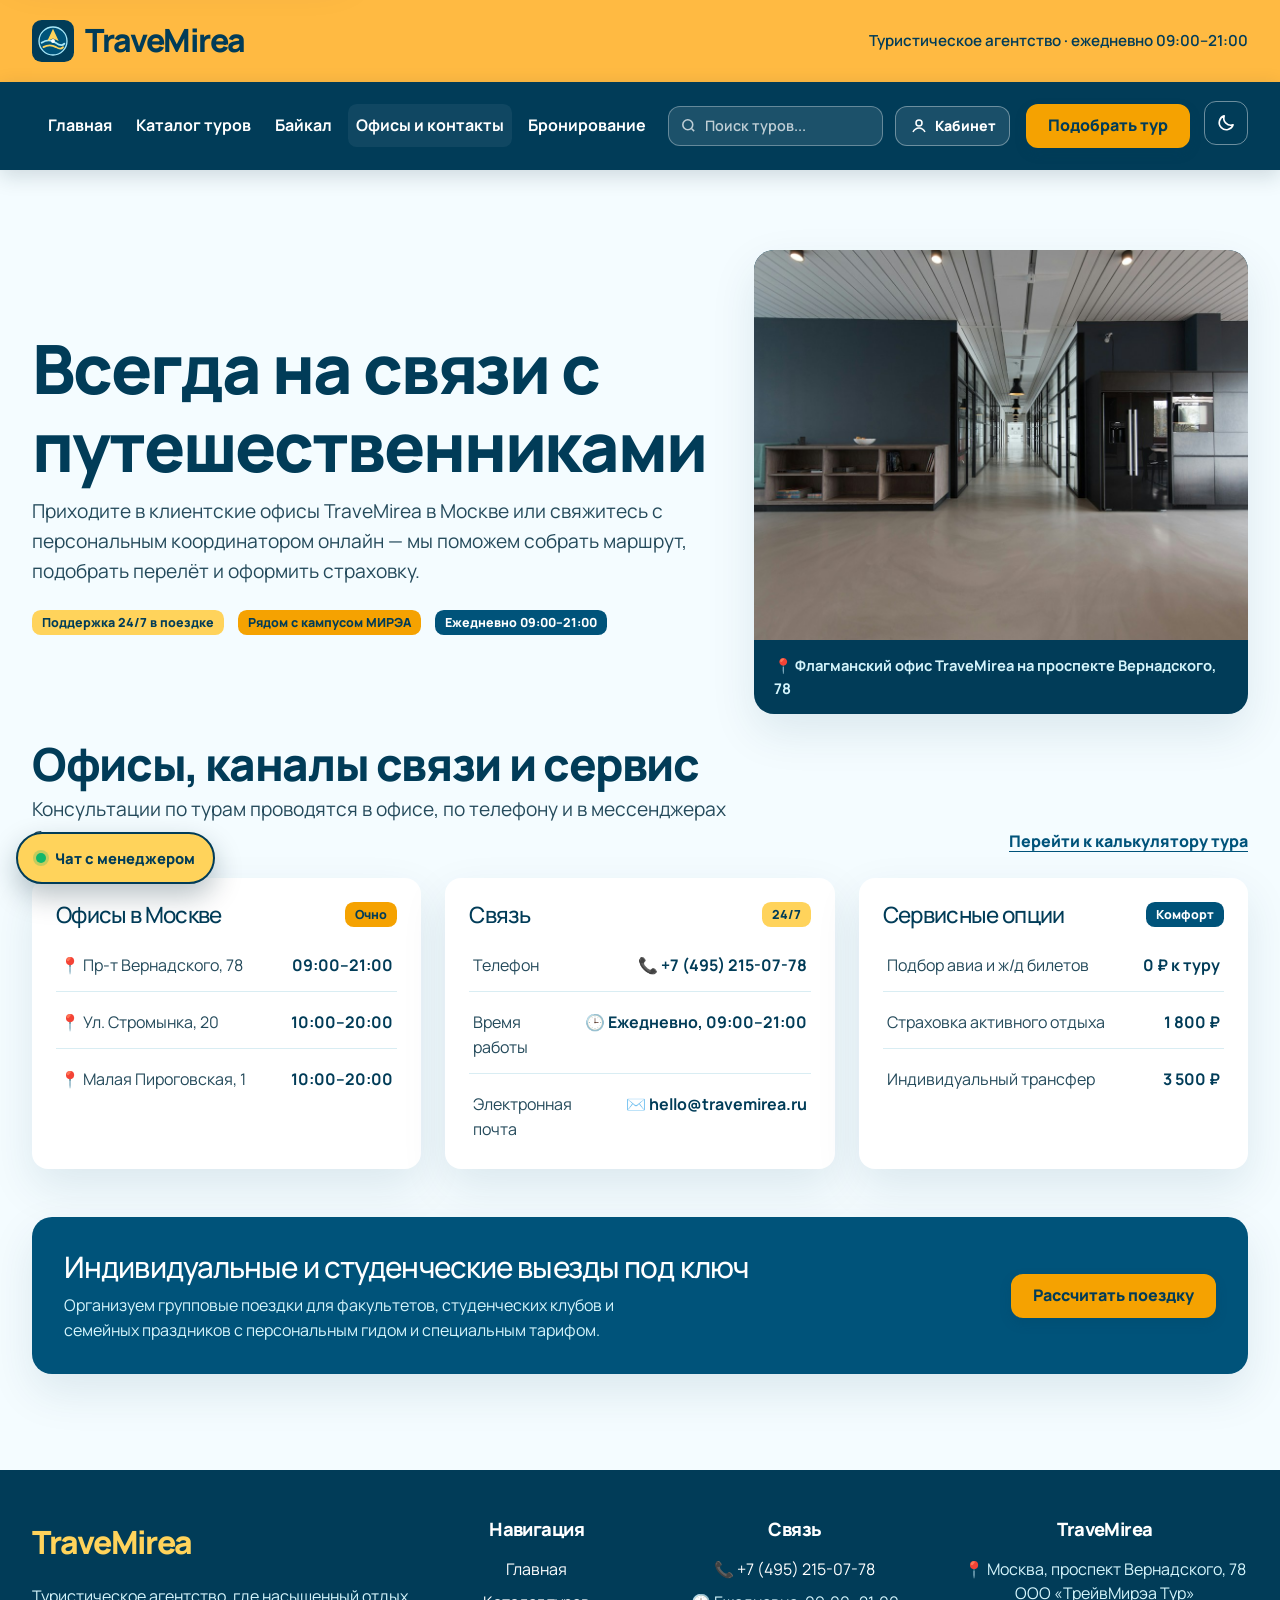
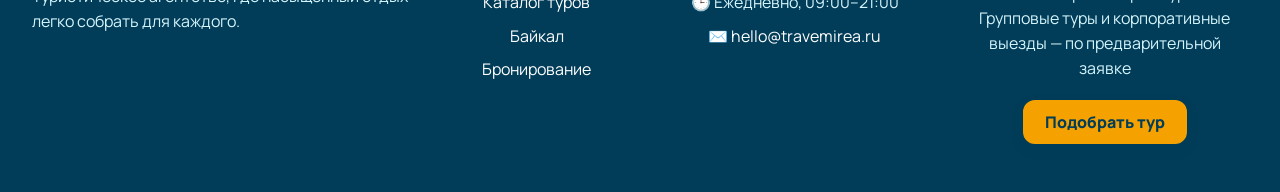
<file: contacts.html>
<!DOCTYPE html>
<html lang="ru">
<head>
  <meta charset="UTF-8">
  <meta name="viewport" content="width=device-width, initial-scale=1.0">
  <meta name="description" content="Офисы продаж, контакты и сервисные пакеты туристического агентства TraveMirea.">
  <title>Офисы и контакты: TraveMirea</title>
  <script>document.documentElement.dataset.theme=localStorage.getItem('travemirea-theme')||'light';</script>
  <link rel="preconnect" href="https://fonts.googleapis.com">
  <link rel="preconnect" href="https://fonts.gstatic.com" crossorigin>
  <link href="https://fonts.googleapis.com/css2?family=Manrope:wght@400;500;600;700;800&display=swap" rel="stylesheet">
  <link href="https://cdn.jsdelivr.net/npm/bootstrap@5.3.3/dist/css/bootstrap.min.css" rel="stylesheet">
  <link rel="stylesheet" href="css/style.css">
  <link rel="stylesheet" href="css/responsive.css">
</head>
<body id="top">
  <a class="skip-link" href="#main-content">Перейти к основному содержимому</a>

  <header class="site-header py-3">
    <div class="container">
      <div class="site-header__inner d-flex flex-column flex-md-row justify-content-between align-items-md-center gap-2">
        <a class="site-brand text-decoration-none" href="index.html">
          <img class="site-logo" src="images/trave-logo.svg" alt="" width="48" height="48" aria-hidden="true">
          TraveMirea
        </a>
        <p class="site-header__tagline mb-0 fw-semibold">Туристическое агентство · ежедневно 09:00–21:00</p>
      </div>
    </div>
  </header>

  <nav class="navbar navbar-expand-lg navbar-dark site-navbar" aria-label="Основная навигация">
    <div class="container site-navbar__inner">
      <a class="navbar-brand navbar-brand--mobile d-lg-none fw-bold" href="index.html">
        <img class="site-logo site-logo--mobile" src="images/trave-logo.svg" alt="" width="36" height="36" aria-hidden="true">
        TraveMirea
      </a>
      <button class="navbar-toggler" type="button" data-bs-toggle="collapse" data-bs-target="#mainNavbar" data-nav-toggle aria-controls="mainNavbar" aria-expanded="false" aria-label="Открыть меню">
        <span class="navbar-toggler-icon"></span>
      </button>
      <div class="collapse navbar-collapse" id="mainNavbar">
        <ul class="navbar-nav ms-auto align-items-lg-center gap-lg-2">
          <li class="nav-item"><a class="nav-link" href="index.html">Главная</a></li>
          <li class="nav-item"><a class="nav-link" href="catalog.html">Каталог туров</a></li>
          <li class="nav-item"><a class="nav-link" href="product.html">Байкал</a></li>
          <li class="nav-item"><a class="nav-link active" aria-current="page" href="contacts.html">Офисы и контакты</a></li>
          <li class="nav-item"><a class="nav-link" href="order.html">Бронирование</a></li>
          <li class="nav-item nav-item--cta ms-lg-2">
            <a class="btn btn-wave-light" href="order.html">Подобрать тур</a>
          </li>
        </ul>
      </div>
    </div>
  </nav>

  <main id="main-content" tabindex="-1">
    <section class="container section-space" aria-labelledby="contacts-title">
      <div class="product-hero-grid">
        <div>
          <h1 id="contacts-title">Всегда на связи с путешественниками</h1>
          <p class="section-lead mb-4">Приходите в клиентские офисы TraveMirea в Москве или свяжитесь с персональным координатором онлайн — мы поможем собрать маршрут, подобрать перелёт и оформить страховку.</p>
          <div class="hero-actions" aria-label="Преимущества клиентского сервиса">
            <span class="badge badge-family">Поддержка 24/7 в поездке</span>
            <span class="badge badge-orange">Рядом с кампусом МИРЭА</span>
            <span class="badge badge-blue">Ежедневно 09:00–21:00</span>
          </div>
        </div>
        <div>
          <figure class="cafe-photo reveal">
            <picture>
              <source media="(min-width: 1024px)" srcset="images/office-moscow-1200.jpg 1200w" sizes="580px">
              <img src="images/office-moscow-800.jpg" srcset="images/office-moscow-480.jpg 480w, images/office-moscow-800.jpg 800w, images/office-moscow-1200.jpg 1200w" sizes="(max-width: 1023px) 92vw, 580px" alt="Светлый зал клиентского офиса туристического агентства TraveMirea в Москве" width="1200" height="760">
            </picture>
            <figcaption>📍 Флагманский офис TraveMirea на проспекте Вернадского, 78</figcaption>
          </figure>
        </div>
      </div>
    </section>

    <section class="container pb-5" aria-labelledby="offices-title">
      <div class="section-head">
        <div>
          <h2 id="offices-title" class="mb-1">Офисы, каналы связи и сервис</h2>
          <p class="section-lead mb-0">Консультации по турам проводятся в офисе, по телефону и в мессенджерах без выходных.</p>
        </div>
        <a class="link-wave" href="order.html">Перейти к калькулятору тура</a>
      </div>

      <div class="menu-grid">
        <article class="menu-panel reveal">
          <div class="menu-panel__head">
            <h3 class="h4 mb-0">Офисы в Москве</h3>
            <span class="badge badge-orange">Очно</span>
          </div>
          <ul class="menu-list">
            <li><span>📍 Пр-т Вернадского, 78</span><strong>09:00–21:00</strong></li>
            <li><span>📍 Ул. Стромынка, 20</span><strong>10:00–20:00</strong></li>
            <li><span>📍 Малая Пироговская, 1</span><strong>10:00–20:00</strong></li>
          </ul>
        </article>

        <article class="menu-panel reveal">
          <div class="menu-panel__head">
            <h3 class="h4 mb-0">Связь</h3>
            <span class="badge badge-family">24/7</span>
          </div>
          <ul class="menu-list">
            <li><span>Телефон</span><strong>📞 +7 (495) 215-07-78</strong></li>
            <li><span>Время работы</span><strong>🕒 Ежедневно, 09:00–21:00</strong></li>
            <li><span>Электронная почта</span><strong>✉️ hello@travemirea.ru</strong></li>
          </ul>
        </article>

        <article class="menu-panel reveal">
          <div class="menu-panel__head">
            <h3 class="h4 mb-0">Сервисные опции</h3>
            <span class="badge badge-blue">Комфорт</span>
          </div>
          <ul class="menu-list">
            <li><span>Подбор авиа и ж/д билетов</span><strong>0 ₽ к туру</strong></li>
            <li><span>Страховка активного отдыха</span><strong>1 800 ₽</strong></li>
            <li><span>Индивидуальный трансфер</span><strong>3 500 ₽</strong></li>
          </ul>
        </article>
      </div>
    </section>

    <section class="container pb-5" aria-labelledby="corp-info-title">
      <div class="cafe-info reveal">
        <div>
          <h2 id="corp-info-title" class="h3 mb-2">Индивидуальные и студенческие выезды под ключ</h2>
          <p class="mb-0">Организуем групповые поездки для факультетов, студенческих клубов и семейных праздников с персональным гидом и специальным тарифом.</p>
        </div>
        <a class="btn btn-wave-primary" href="order.html">Рассчитать поездку</a>
      </div>
    </section>
  </main>

  <footer class="site-footer py-5 mt-5">
    <div class="container">
      <div class="row g-4 footer-grid">
        <div class="col-12 col-md-6 col-lg-4">
          <a class="footer-brand" href="index.html">TraveMirea</a>
          <p class="footer-copy mb-0">Туристическое агентство, где насыщенный отдых легко собрать для каждого.</p>
        </div>
        <div class="col-12 col-sm-6 col-lg-2 footer-col--center">
          <h2 class="h5 mb-3">Навигация</h2>
          <ul class="list-unstyled footer-links mb-0">
            <li><a href="index.html">Главная</a></li>
            <li><a href="catalog.html">Каталог туров</a></li>
            <li><a href="product.html">Байкал</a></li>
            <li><a href="order.html">Бронирование</a></li>
          </ul>
        </div>
        <div class="col-12 col-sm-6 col-lg-3 footer-col--center">
          <h2 class="h5 mb-3">Связь</h2>
          <address class="footer-copy mb-0">
            <ul class="list-unstyled footer-contact-list mb-0">
              <li><a href="tel:+74952150778">📞 +7 (495) 215-07-78</a></li>
              <li>🕒 Ежедневно, 09:00–21:00</li>
              <li><a href="mailto:hello@travemirea.ru">✉️ hello@travemirea.ru</a></li>
            </ul>
          </address>
        </div>
        <div class="col-12 col-lg-3 footer-col--center">
          <h2 class="h5 mb-3">TraveMirea</h2>
          <p class="footer-copy mb-0">📍 Москва, проспект Вернадского, 78<br>ООО «ТрейвМирэа Тур»<br>Групповые туры и корпоративные выезды — по предварительной заявке</p>
        </div>
      </div>
    </div>
  </footer>

  <script src="https://cdn.jsdelivr.net/npm/bootstrap@5.3.3/dist/js/bootstrap.bundle.min.js"></script>
  <script src="js/main.js"></script>
</body>
</html>
</file>
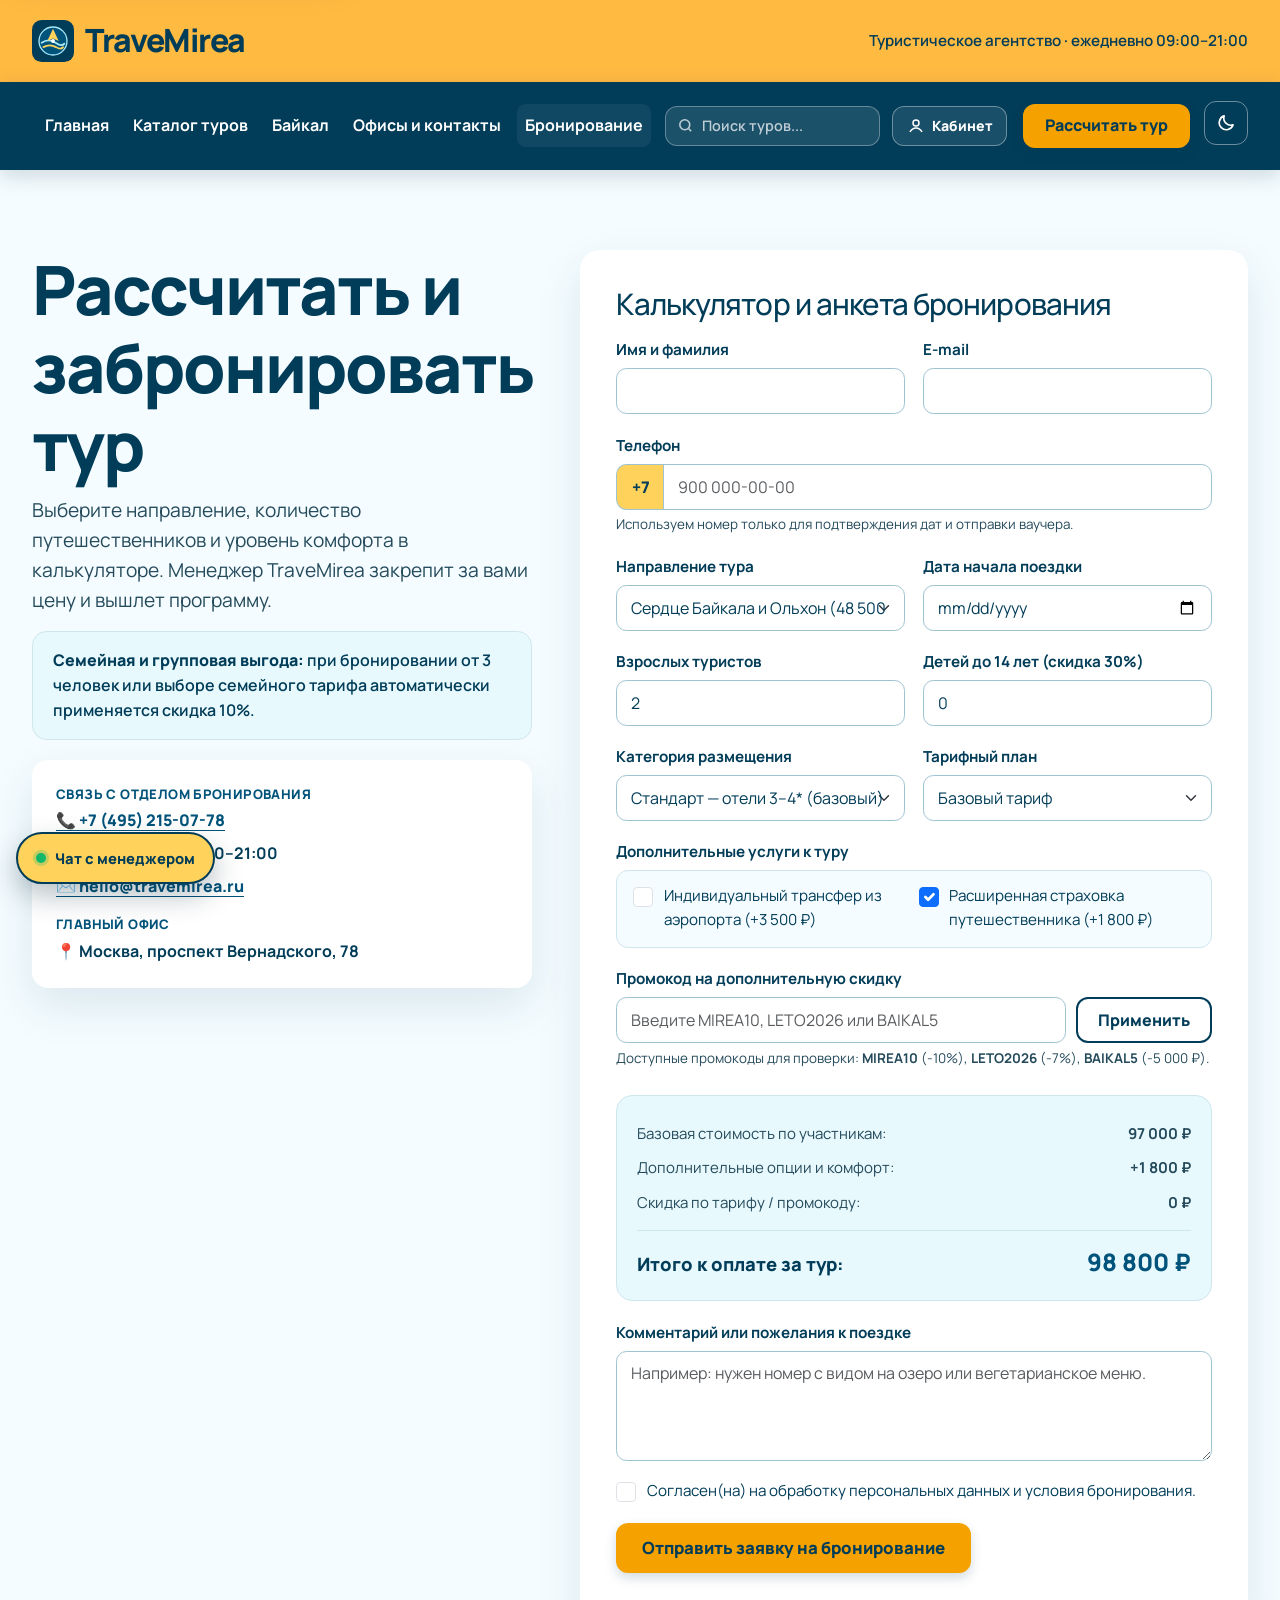
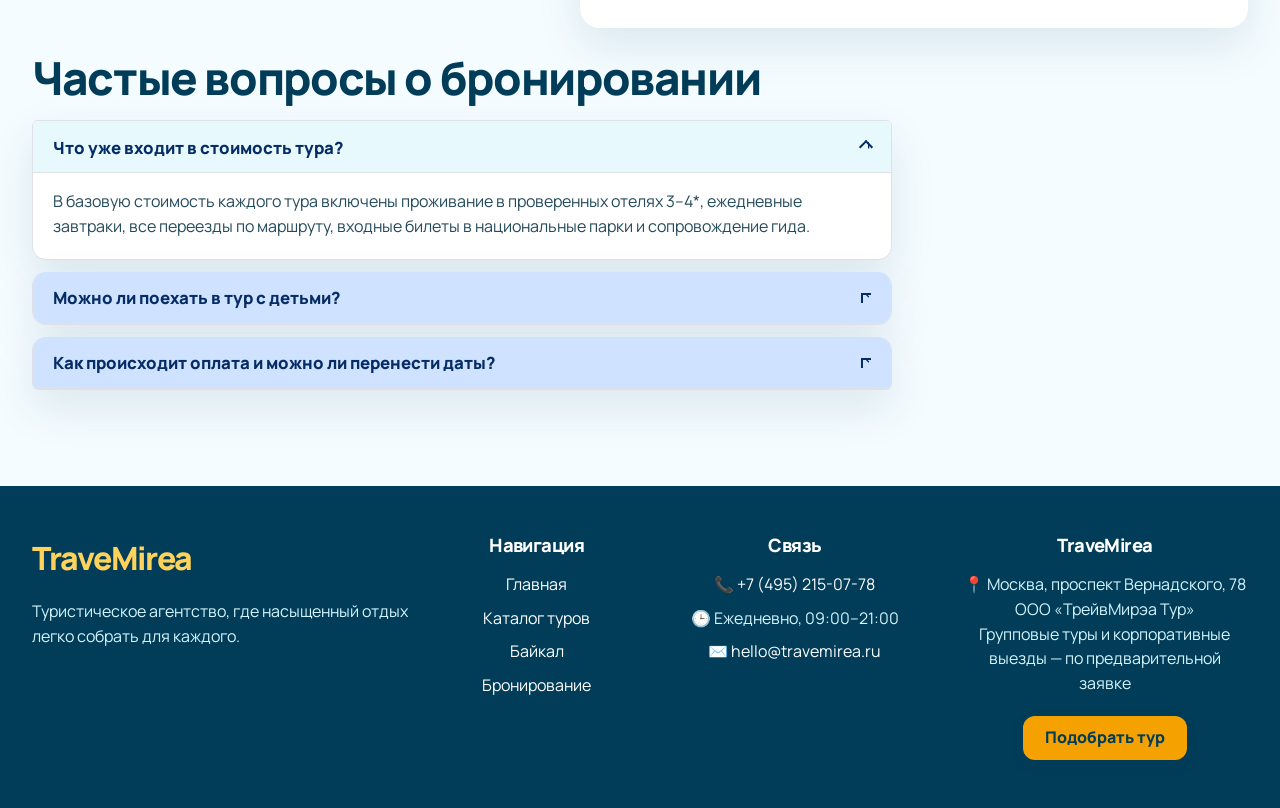
<file: order.html>
<!DOCTYPE html>
<html lang="ru">
<head>
  <meta charset="UTF-8">
  <meta name="viewport" content="width=device-width, initial-scale=1.0">
  <meta name="description" content="Калькулятор стоимости и онлайн-бронирование туров в агентстве TraveMirea.">
  <title>Бронирование и калькулятор тура: TraveMirea</title>
  <script>document.documentElement.dataset.theme=localStorage.getItem('travemirea-theme')||'light';</script>
  <link rel="preconnect" href="https://fonts.googleapis.com">
  <link rel="preconnect" href="https://fonts.gstatic.com" crossorigin>
  <link href="https://fonts.googleapis.com/css2?family=Manrope:wght@400;500;600;700;800&display=swap" rel="stylesheet">
  <link href="https://cdn.jsdelivr.net/npm/bootstrap@5.3.3/dist/css/bootstrap.min.css" rel="stylesheet">
  <link rel="stylesheet" href="css/style.css">
  <link rel="stylesheet" href="css/responsive.css">
</head>
<body id="top">
  <a class="skip-link" href="#main-content">Перейти к основному содержимому</a>

  <header class="site-header py-3">
    <div class="container">
      <div class="site-header__inner d-flex flex-column flex-md-row justify-content-between align-items-md-center gap-2">
        <a class="site-brand text-decoration-none" href="index.html">
          <img class="site-logo" src="images/trave-logo.svg" alt="" width="48" height="48" aria-hidden="true">
          TraveMirea
        </a>
        <p class="site-header__tagline mb-0 fw-semibold">Туристическое агентство · ежедневно 09:00–21:00</p>
      </div>
    </div>
  </header>

  <nav class="navbar navbar-expand-lg navbar-dark site-navbar" aria-label="Основная навигация">
    <div class="container site-navbar__inner">
      <a class="navbar-brand navbar-brand--mobile d-lg-none fw-bold" href="index.html">
        <img class="site-logo site-logo--mobile" src="images/trave-logo.svg" alt="" width="36" height="36" aria-hidden="true">
        TraveMirea
      </a>
      <button class="navbar-toggler" type="button" data-bs-toggle="collapse" data-bs-target="#mainNavbar" data-nav-toggle aria-controls="mainNavbar" aria-expanded="false" aria-label="Открыть меню">
        <span class="navbar-toggler-icon"></span>
      </button>
      <div class="collapse navbar-collapse" id="mainNavbar">
        <ul class="navbar-nav ms-auto align-items-lg-center gap-lg-2">
          <li class="nav-item"><a class="nav-link" href="index.html">Главная</a></li>
          <li class="nav-item"><a class="nav-link" href="catalog.html">Каталог туров</a></li>
          <li class="nav-item"><a class="nav-link" href="product.html">Байкал</a></li>
          <li class="nav-item"><a class="nav-link" href="contacts.html">Офисы и контакты</a></li>
          <li class="nav-item"><a class="nav-link active" aria-current="page" href="order.html">Бронирование</a></li>
          <li class="nav-item nav-item--cta ms-lg-2">
            <a class="btn btn-wave-light" href="#orderForm">Рассчитать тур</a>
          </li>
        </ul>
      </div>
    </div>
  </nav>

  <main id="main-content" tabindex="-1">
    <section class="container section-space" aria-labelledby="order-title">
      <div class="order-layout">
        <div>
          <h1 id="order-title">Рассчитать и забронировать тур</h1>
          <p class="section-lead">Выберите направление, количество путешественников и уровень комфорта в калькуляторе. Менеджер TraveMirea закрепит за вами цену и вышлет программу.</p>
          <div class="alert alert-wave" role="status">
            <strong>Семейная и групповая выгода:</strong> при бронировании от 3 человек или выборе семейного тарифа автоматически применяется скидка 10%.
          </div>
          <div class="order-aside">
            <p class="detail-label mb-1">Связь с отделом бронирования</p>
            <a class="link-wave d-block mb-2" href="tel:+74952150778">📞 +7 (495) 215-07-78</a>
            <p class="fw-bold mb-2">🕒 Ежедневно, 09:00–21:00</p>
            <a class="link-wave d-block mb-3" href="mailto:hello@travemirea.ru">✉️ hello@travemirea.ru</a>
            <p class="detail-label mb-1">Главный офис</p>
            <p class="fw-bold mb-0">📍 Москва, проспект Вернадского, 78</p>
          </div>
        </div>

        <div>
          <form class="order-form" id="orderForm" novalidate>
            <h2 class="h3 mb-3">Калькулятор и анкета бронирования</h2>
            <div class="form-grid">
              <div>
                <label class="form-label" for="name">Имя и фамилия</label>
                <input class="form-control" id="name" name="name" autocomplete="name" required>
                <div class="invalid-feedback">Укажите ваше имя.</div>
              </div>

              <div>
                <label class="form-label" for="email">E-mail</label>
                <input class="form-control" type="email" id="email" name="email" autocomplete="email" required>
                <div class="invalid-feedback">Укажите корректный e-mail.</div>
              </div>

              <div class="form-col-full">
                <label class="form-label" for="phone">Телефон</label>
                <div class="input-group">
                  <span class="input-group-text" aria-hidden="true">+7</span>
                  <input class="form-control" type="tel" id="phone" name="phone" placeholder="900 000-00-00" autocomplete="tel" required>
                </div>
                <div class="invalid-feedback">Укажите контактный телефон.</div>
                <div class="form-text">Используем номер только для подтверждения дат и отправки ваучера.</div>
              </div>

              <div>
                <label class="form-label" for="tourSelect">Направление тура</label>
                <select class="form-select" id="tourSelect" name="tour" required>
                  <option value="baikal" data-price="48500" selected>Сердце Байкала и Ольхон (48 500 ₽)</option>
                  <option value="altai" data-price="54000">Золотое кольцо Алтая (54 000 ₽)</option>
                  <option value="sochi" data-price="39000">Сочи и Красная Поляна (39 000 ₽)</option>
                  <option value="karelia" data-price="32000">Карелия: Рускеала и шхеры (32 000 ₽)</option>
                  <option value="kamchatka" data-price="89000">Вулканы и океан Камчатки (89 000 ₽)</option>
                </select>
              </div>

              <div>
                <label class="form-label" for="visitDate">Дата начала поездки</label>
                <input class="form-control" type="date" id="visitDate" name="date" required>
                <div class="invalid-feedback">Выберите желаемую дату выезда.</div>
              </div>

              <div>
                <label class="form-label" for="adultsCount">Взрослых туристов</label>
                <input class="form-control" type="number" id="adultsCount" name="adults" min="1" max="15" value="2" required>
                <div class="invalid-feedback">Укажите от 1 до 15 взрослых.</div>
              </div>

              <div>
                <label class="form-label" for="childrenCount">Детей до 14 лет (скидка 30%)</label>
                <input class="form-control" type="number" id="childrenCount" name="children" min="0" max="10" value="0" required>
              </div>

              <div>
                <label class="form-label" for="comfortSelect">Категория размещения</label>
                <select class="form-select" id="comfortSelect" name="comfort" required>
                  <option value="standard" data-multiplier="1" selected>Стандарт — отели 3–4* (базовый)</option>
                  <option value="comfort" data-multiplier="1.2">Комфорт+ — панорамные номера (+20%)</option>
                  <option value="vip" data-multiplier="1.45">Премиум — индивидуальный гид и 5* (+45%)</option>
                </select>
              </div>

              <div>
                <label class="form-label" for="tariffSelect">Тарифный план</label>
                <select class="form-select" id="tariffSelect" name="tariff" required>
                  <option value="regular" selected>Базовый тариф</option>
                  <option value="family">Семейный / Студенческий МИРЭА (-10%)</option>
                  <option value="corporate">Корпоративная группа (-12%)</option>
                </select>
              </div>

              <div class="form-col-full">
                <span class="form-label d-block">Дополнительные услуги к туру</span>
                <div class="options-checks" role="group" aria-label="Дополнительные услуги">
                  <div class="form-check">
                    <input class="form-check-input" type="checkbox" id="optTransfer" name="optTransfer" value="3500" data-addon-price="3500">
                    <label class="form-check-label" for="optTransfer">Индивидуальный трансфер из аэропорта (+3 500 ₽)</label>
                  </div>
                  <div class="form-check">
                    <input class="form-check-input" type="checkbox" id="optInsurance" name="optInsurance" value="1800" data-addon-price="1800" checked>
                    <label class="form-check-label" for="optInsurance">Расширенная страховка путешественника (+1 800 ₽)</label>
                  </div>
                </div>
              </div>

              <div class="form-col-full">
                <label class="form-label" for="promoCodeInput">Промокод на дополнительную скидку</label>
                <div class="promo-box">
                  <input class="form-control" type="text" id="promoCodeInput" name="promo" placeholder="Введите MIREA10, LETO2026 или BAIKAL5" autocomplete="off">
                  <button class="btn btn-wave-outline" type="button" id="applyPromoBtn">Применить</button>
                </div>
                <p class="form-text mb-0" id="promoStatusText" aria-live="polite">Доступные промокоды для проверки: <strong>MIREA10</strong> (-10%), <strong>LETO2026</strong> (-7%), <strong>BAIKAL5</strong> (-5 000 ₽).</p>
              </div>

              <div class="form-col-full">
                <div class="calc-summary" aria-live="polite">
                  <div class="calc-summary__row">
                    <span>Базовая стоимость по участникам:</span>
                    <strong id="calcBasePrice">97 000 ₽</strong>
                  </div>
                  <div class="calc-summary__row">
                    <span>Дополнительные опции и комфорт:</span>
                    <strong id="calcAddonsPrice">+1 800 ₽</strong>
                  </div>
                  <div class="calc-summary__row">
                    <span>Скидка по тарифу / промокоду:</span>
                    <strong id="calcDiscountPrice">0 ₽</strong>
                  </div>
                  <div class="calc-summary__total">
                    <span>Итого к оплате за тур:</span>
                    <output class="calc-summary__price" id="calcTotalPrice" for="tourSelect adultsCount childrenCount comfortSelect tariffSelect optTransfer optInsurance promoCodeInput">98 800 ₽</output>
                  </div>
                </div>
              </div>

              <div class="form-col-full">
                <label class="form-label" for="comment">Комментарий или пожелания к поездке</label>
                <textarea class="form-control" id="comment" name="comment" rows="3" placeholder="Например: нужен номер с видом на озеро или вегетарианское меню."></textarea>
              </div>

              <div class="form-col-full">
                <div class="form-check">
                  <input class="form-check-input" type="checkbox" value="yes" id="consent" required>
                  <label class="form-check-label" for="consent">Согласен(на) на обработку персональных данных и условия бронирования.</label>
                </div>
                <div class="invalid-feedback">Подтвердите согласие на обработку персональных данных.</div>
              </div>

              <div class="form-col-full">
                <button class="btn btn-wave-primary btn-lg" type="submit">Отправить заявку на бронирование</button>
              </div>

              <div class="form-col-full">
                <div class="alert alert-success d-none mb-0" id="orderSuccess" role="status">
                  Спасибо! Заявка на бронирование принята — менеджер TraveMirea свяжется с вами в течение 15 минут.
                </div>
              </div>
            </div>
          </form>
        </div>
      </div>
    </section>

    <section class="container pb-5" aria-labelledby="faq-title">
      <h2 id="faq-title" class="mb-3">Частые вопросы о бронировании</h2>
      <div class="accordion" id="faqAccordion">
        <div class="accordion-item">
          <h3 class="accordion-header">
            <button class="accordion-button" type="button" data-accordion-trigger aria-expanded="true" aria-controls="faqOne">
              Что уже входит в стоимость тура?
            </button>
          </h3>
          <div id="faqOne" class="accordion-collapse show">
            <div class="accordion-body">
              В базовую стоимость каждого тура включены проживание в проверенных отелях 3–4*, ежедневные завтраки, все переезды по маршруту, входные билеты в национальные парки и сопровождение гида.
            </div>
          </div>
        </div>

        <div class="accordion-item">
          <h3 class="accordion-header">
            <button class="accordion-button" type="button" data-accordion-trigger aria-expanded="false" aria-controls="faqTwo">
              Можно ли поехать в тур с детьми?
            </button>
          </h3>
          <div id="faqTwo" class="accordion-collapse">
            <div class="accordion-body">
              Да, большинство наших маршрутов по Байкалу, Карелии и Сочи адаптированы для семей с детьми от 5–6 лет. Для детей до 14 лет в калькуляторе действует скидка 30%.
            </div>
          </div>
        </div>

        <div class="accordion-item">
          <h3 class="accordion-header">
            <button class="accordion-button" type="button" data-accordion-trigger aria-expanded="false" aria-controls="faqThree">
              Как происходит оплата и можно ли перенести даты?
            </button>
          </h3>
          <div id="faqThree" class="accordion-collapse">
            <div class="accordion-body">
              Для закрепления места в группе достаточно предоплаты 20% после подтверждения заявки менеджером. Бесплатный перенос дат возможен не позднее чем за 14 дней до старта тура.
            </div>
          </div>
        </div>
      </div>
    </section>
  </main>

  <footer class="site-footer py-5 mt-5">
    <div class="container">
      <div class="row g-4 footer-grid">
        <div class="col-12 col-md-6 col-lg-4">
          <a class="footer-brand" href="index.html">TraveMirea</a>
          <p class="footer-copy mb-0">Туристическое агентство, где насыщенный отдых легко собрать для каждого.</p>
        </div>
        <div class="col-12 col-sm-6 col-lg-2 footer-col--center">
          <h2 class="h5 mb-3">Навигация</h2>
          <ul class="list-unstyled footer-links mb-0">
            <li><a href="index.html">Главная</a></li>
            <li><a href="catalog.html">Каталог туров</a></li>
            <li><a href="product.html">Байкал</a></li>
            <li><a href="order.html">Бронирование</a></li>
          </ul>
        </div>
        <div class="col-12 col-sm-6 col-lg-3 footer-col--center">
          <h2 class="h5 mb-3">Связь</h2>
          <address class="footer-copy mb-0">
            <ul class="list-unstyled footer-contact-list mb-0">
              <li><a href="tel:+74952150778">📞 +7 (495) 215-07-78</a></li>
              <li>🕒 Ежедневно, 09:00–21:00</li>
              <li><a href="mailto:hello@travemirea.ru">✉️ hello@travemirea.ru</a></li>
            </ul>
          </address>
        </div>
        <div class="col-12 col-lg-3 footer-col--center">
          <h2 class="h5 mb-3">TraveMirea</h2>
          <p class="footer-copy mb-0">📍 Москва, проспект Вернадского, 78<br>ООО «ТрейвМирэа Тур»<br>Групповые туры и корпоративные выезды — по предварительной заявке</p>
        </div>
      </div>
    </div>
  </footer>

  <script src="https://cdn.jsdelivr.net/npm/bootstrap@5.3.3/dist/js/bootstrap.bundle.min.js"></script>
  <script src="js/main.js"></script>
</body>
</html>
</file>
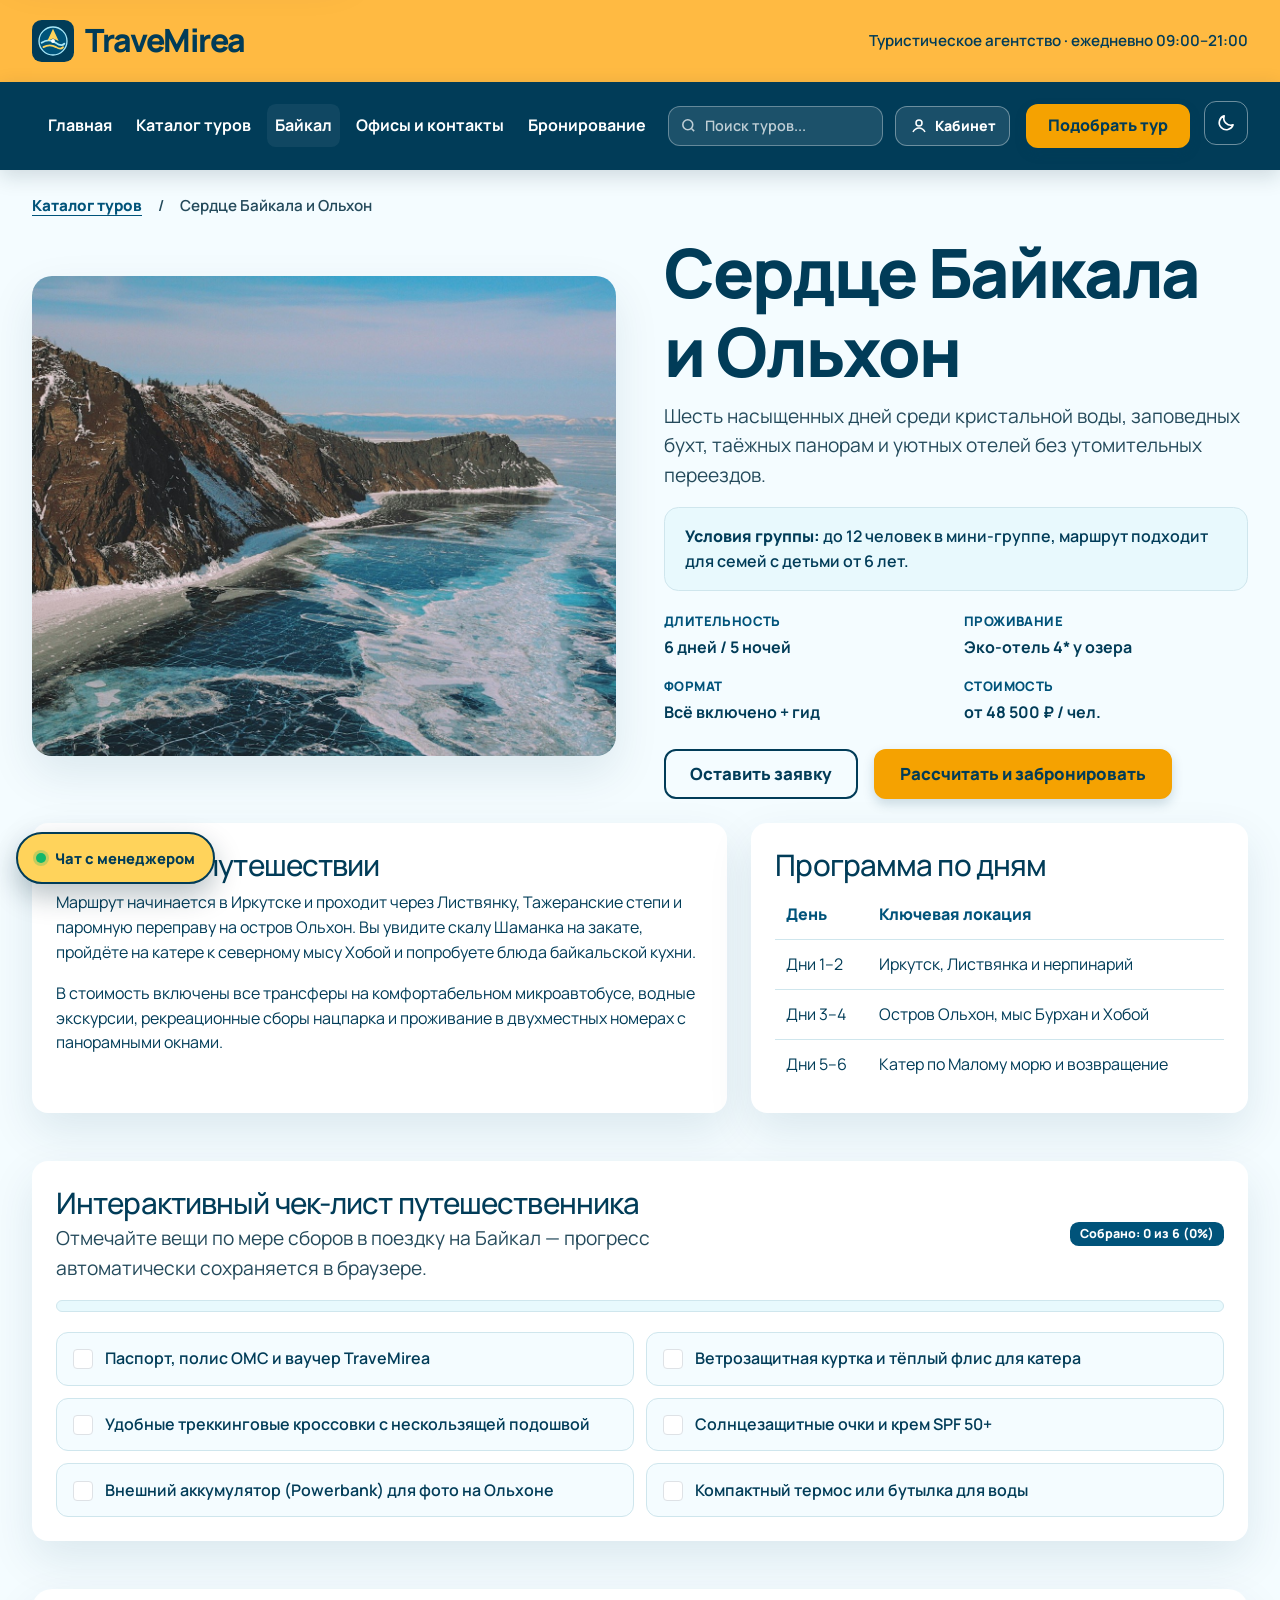
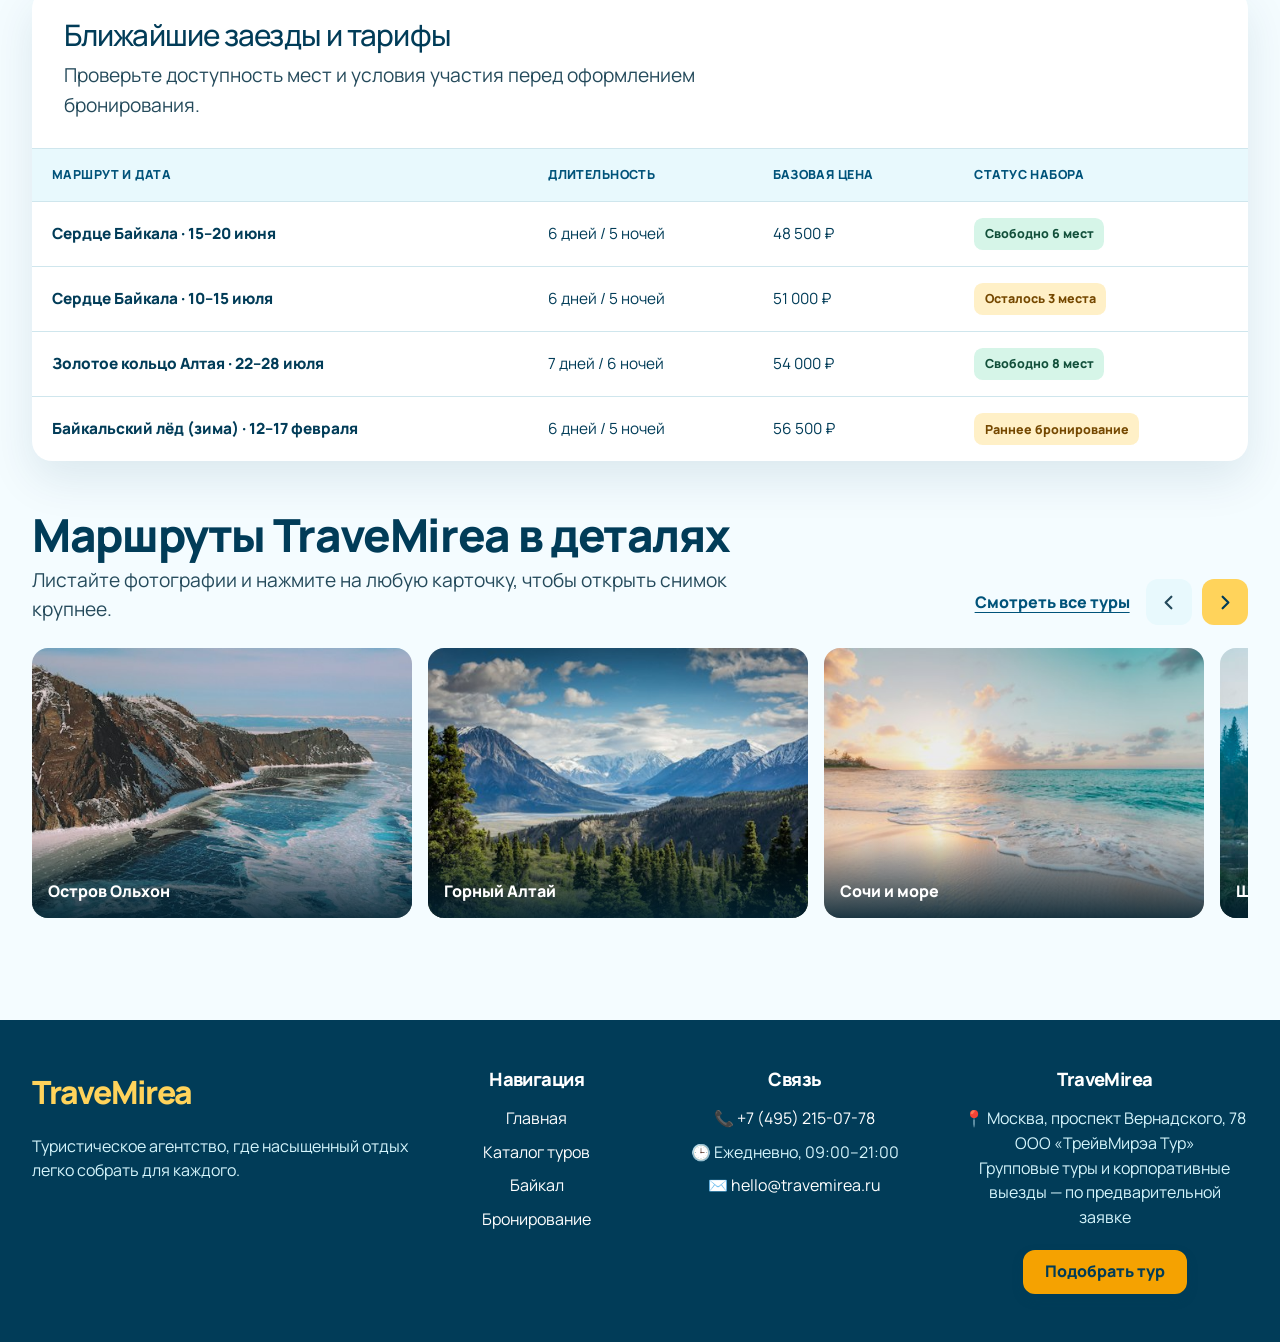
<file: product.html>
<!DOCTYPE html>
<html lang="ru">
<head>
  <meta charset="UTF-8">
  <meta name="viewport" content="width=device-width, initial-scale=1.0">
  <meta name="description" content="Подробная программа гранд-тура «Сердце Байкала и остров Ольхон» от TraveMirea.">
  <title>Гранд-тур на Байкал: TraveMirea</title>
  <script>document.documentElement.dataset.theme=localStorage.getItem('travemirea-theme')||'light';</script>
  <link rel="preconnect" href="https://fonts.googleapis.com">
  <link rel="preconnect" href="https://fonts.gstatic.com" crossorigin>
  <link href="https://fonts.googleapis.com/css2?family=Manrope:wght@400;500;600;700;800&display=swap" rel="stylesheet">
  <link href="https://cdn.jsdelivr.net/npm/bootstrap@5.3.3/dist/css/bootstrap.min.css" rel="stylesheet">
  <link rel="stylesheet" href="css/style.css">
  <link rel="stylesheet" href="css/responsive.css">
</head>
<body id="top">
  <a class="skip-link" href="#main-content">Перейти к основному содержимому</a>

  <header class="site-header py-3">
    <div class="container">
      <div class="site-header__inner d-flex flex-column flex-md-row justify-content-between align-items-md-center gap-2">
        <a class="site-brand text-decoration-none" href="index.html">
          <img class="site-logo" src="images/trave-logo.svg" alt="" width="48" height="48" aria-hidden="true">
          TraveMirea
        </a>
        <p class="site-header__tagline mb-0 fw-semibold">Туристическое агентство · ежедневно 09:00–21:00</p>
      </div>
    </div>
  </header>

  <nav class="navbar navbar-expand-lg navbar-dark site-navbar" aria-label="Основная навигация">
    <div class="container site-navbar__inner">
      <a class="navbar-brand navbar-brand--mobile d-lg-none fw-bold" href="index.html">
        <img class="site-logo site-logo--mobile" src="images/trave-logo.svg" alt="" width="36" height="36" aria-hidden="true">
        TraveMirea
      </a>
      <button class="navbar-toggler" type="button" data-bs-toggle="collapse" data-bs-target="#mainNavbar" data-nav-toggle aria-controls="mainNavbar" aria-expanded="false" aria-label="Открыть меню">
        <span class="navbar-toggler-icon"></span>
      </button>
      <div class="collapse navbar-collapse" id="mainNavbar">
        <ul class="navbar-nav ms-auto align-items-lg-center gap-lg-2">
          <li class="nav-item"><a class="nav-link" href="index.html">Главная</a></li>
          <li class="nav-item"><a class="nav-link" href="catalog.html">Каталог туров</a></li>
          <li class="nav-item"><a class="nav-link active" aria-current="page" href="product.html">Байкал</a></li>
          <li class="nav-item"><a class="nav-link" href="contacts.html">Офисы и контакты</a></li>
          <li class="nav-item"><a class="nav-link" href="order.html">Бронирование</a></li>
          <li class="nav-item nav-item--cta ms-lg-2">
            <button class="btn btn-wave-light" type="button" data-bs-toggle="modal" data-bs-target="#quickOrderModal" data-modal-open="quickOrderModal">Подобрать тур</button>
          </li>
        </ul>
      </div>
    </div>
  </nav>

  <main id="main-content" tabindex="-1">
    <div class="container pt-4">
      <nav aria-label="Хлебные крошки">
        <ol class="breadcrumb">
          <li class="breadcrumb-item"><a href="catalog.html">Каталог туров</a></li>
          <li class="breadcrumb-item active" aria-current="page">Сердце Байкала и Ольхон</li>
        </ol>
      </nav>
    </div>

    <section class="container section-space pt-3" aria-labelledby="product-title">
      <div class="product-hero-grid">
        <div>
          <picture>
            <source media="(min-width: 1024px)" srcset="images/tour-baikal-1200.jpg 1200w" sizes="600px">
            <img class="product-image" src="images/tour-baikal-800.jpg" srcset="images/tour-baikal-480.jpg 480w, images/tour-baikal-800.jpg 800w, images/tour-baikal-1200.jpg 1200w" sizes="(max-width: 1023px) 92vw, 600px" alt="Живописное побережье озера Байкал у мыса Бурхан на острове Ольхон" width="1200" height="900">
          </picture>
        </div>
        <div>
          <h1 id="product-title">Сердце Байкала и Ольхон</h1>
          <p class="section-lead">Шесть насыщенных дней среди кристальной воды, заповедных бухт, таёжных панорам и уютных отелей без утомительных переездов.</p>
          <div class="alert alert-wave" role="status">
            <strong>Условия группы:</strong> до 12 человек в мини-группе, маршрут подходит для семей с детьми от 6 лет.
          </div>
          <div class="product-specs-grid">
            <div>
              <p class="detail-label mb-1">Длительность</p>
              <p class="fw-bold mb-0">6 дней / 5 ночей</p>
            </div>
            <div>
              <p class="detail-label mb-1">Проживание</p>
              <p class="fw-bold mb-0">Эко-отель 4* у озера</p>
            </div>
            <div>
              <p class="detail-label mb-1">Формат</p>
              <p class="fw-bold mb-0">Всё включено + гид</p>
            </div>
            <div>
              <p class="detail-label mb-1">Стоимость</p>
              <p class="fw-bold mb-0">от 48 500 ₽ / чел.</p>
            </div>
          </div>
          <div class="hero-actions d-flex flex-column flex-sm-row gap-3">
            <button class="btn btn-wave-outline btn-lg" type="button" data-bs-toggle="modal" data-bs-target="#quickOrderModal" data-modal-open="quickOrderModal">Оставить заявку</button>
            <a class="btn btn-wave-primary btn-lg" href="order.html?tour=baikal">Рассчитать и забронировать</a>
          </div>
        </div>
      </div>
    </section>

    <section class="container pb-5" aria-labelledby="program-title">
      <div class="product-details-grid">
        <div class="content-panel">
          <h2 class="h3" id="program-title">Что ждёт в путешествии</h2>
          <p>Маршрут начинается в Иркутске и проходит через Листвянку, Тажеранские степи и паромную переправу на остров Ольхон. Вы увидите скалу Шаманка на закате, пройдёте на катере к северному мысу Хобой и попробуете блюда байкальской кухни.</p>
          <p class="mb-0">В стоимость включены все трансферы на комфортабельном микроавтобусе, водные экскурсии, рекреационные сборы нацпарка и проживание в двухместных номерах с панорамными окнами.</p>
        </div>
        <div class="content-panel">
          <h2 class="h3">Программа по дням</h2>
          <table class="table-wave">
            <caption class="visually-hidden">Краткое расписание тура Сердце Байкала по дням</caption>
            <thead>
              <tr>
                <th scope="col">День</th>
                <th scope="col">Ключевая локация</th>
              </tr>
            </thead>
            <tbody>
              <tr>
                <td>Дни 1–2</td>
                <td>Иркутск, Листвянка и нерпинарий</td>
              </tr>
              <tr>
                <td>Дни 3–4</td>
                <td>Остров Ольхон, мыс Бурхан и Хобой</td>
              </tr>
              <tr>
                <td>Дни 5–6</td>
                <td>Катер по Малому морю и возвращение</td>
              </tr>
            </tbody>
          </table>
        </div>
      </div>
    </section>

    <section class="container pb-5" aria-labelledby="checklist-title">
      <div class="content-panel reveal" data-packing-checklist>
        <div class="checklist-head">
          <div>
            <h2 class="h3 mb-1" id="checklist-title">Интерактивный чек-лист путешественника</h2>
            <p class="section-lead mb-0">Отмечайте вещи по мере сборов в поездку на Байкал — прогресс автоматически сохраняется в браузере.</p>
          </div>
          <span class="badge badge-blue" id="checklistProgressText" aria-live="polite">Собрано: 0 из 6 (0%)</span>
        </div>
        <div class="checklist-progress-bar" aria-hidden="true">
          <div class="checklist-progress-bar__fill" id="checklistProgressBar"></div>
        </div>
        <div class="checklist-grid" role="group" aria-label="Список вещей в поездку">
          <label class="checklist-item" for="packDocs">
            <input class="form-check-input" type="checkbox" id="packDocs" data-pack-item="docs">
            <span>Паспорт, полис ОМС и ваучер TraveMirea</span>
          </label>
          <label class="checklist-item" for="packJacket">
            <input class="form-check-input" type="checkbox" id="packJacket" data-pack-item="jacket">
            <span>Ветрозащитная куртка и тёплый флис для катера</span>
          </label>
          <label class="checklist-item" for="packShoes">
            <input class="form-check-input" type="checkbox" id="packShoes" data-pack-item="shoes">
            <span>Удобные треккинговые кроссовки с нескользящей подошвой</span>
          </label>
          <label class="checklist-item" for="packSun">
            <input class="form-check-input" type="checkbox" id="packSun" data-pack-item="sun">
            <span>Солнцезащитные очки и крем SPF 50+</span>
          </label>
          <label class="checklist-item" for="packPower">
            <input class="form-check-input" type="checkbox" id="packPower" data-pack-item="power">
            <span>Внешний аккумулятор (Powerbank) для фото на Ольхоне</span>
          </label>
          <label class="checklist-item" for="packThermo">
            <input class="form-check-input" type="checkbox" id="packThermo" data-pack-item="thermo">
            <span>Компактный термос или бутылка для воды</span>
          </label>
        </div>
      </div>
    </section>

    <section class="container pb-5" aria-labelledby="restrictions-title">
      <div class="restriction-panel reveal">
        <div class="restriction-panel__head">
          <h2 class="h3 mb-2" id="restrictions-title">Ближайшие заезды и тарифы</h2>
          <p class="section-lead mb-0">Проверьте доступность мест и условия участия перед оформлением бронирования.</p>
        </div>
        <div class="restriction-table-wrap">
          <table class="restriction-table">
            <caption class="visually-hidden">Расписание заездов, цены и наличие мест на туры TraveMirea</caption>
            <thead>
              <tr>
                <th scope="col">Маршрут и дата</th>
                <th scope="col">Длительность</th>
                <th scope="col">Базовая цена</th>
                <th scope="col">Статус набора</th>
              </tr>
            </thead>
            <tbody>
              <tr>
                <th scope="row">Сердце Байкала · 15–20 июня</th>
                <td data-label="Длительность">6 дней / 5 ночей</td>
                <td data-label="Базовая цена">48 500 ₽</td>
                <td data-label="Статус набора"><span class="restriction-status restriction-status--yes">Свободно 6 мест</span></td>
              </tr>
              <tr>
                <th scope="row">Сердце Байкала · 10–15 июля</th>
                <td data-label="Длительность">6 дней / 5 ночей</td>
                <td data-label="Базовая цена">51 000 ₽</td>
                <td data-label="Статус набора"><span class="restriction-status restriction-status--adult">Осталось 3 места</span></td>
              </tr>
              <tr>
                <th scope="row">Золотое кольцо Алтая · 22–28 июля</th>
                <td data-label="Длительность">7 дней / 6 ночей</td>
                <td data-label="Базовая цена">54 000 ₽</td>
                <td data-label="Статус набора"><span class="restriction-status restriction-status--yes">Свободно 8 мест</span></td>
              </tr>
              <tr>
                <th scope="row">Байкальский лёд (зима) · 12–17 февраля</th>
                <td data-label="Длительность">6 дней / 5 ночей</td>
                <td data-label="Базовая цена">56 500 ₽</td>
                <td data-label="Статус набора"><span class="restriction-status restriction-status--adult">Раннее бронирование</span></td>
              </tr>
            </tbody>
          </table>
        </div>
      </div>
    </section>

    <section class="container pb-5" aria-labelledby="gallery-title" data-photo-gallery-section>
      <div class="gallery-heading">
        <div>
          <h2 id="gallery-title" class="mb-1">Маршруты TraveMirea в деталях</h2>
          <p class="section-lead mb-0">Листайте фотографии и нажмите на любую карточку, чтобы открыть снимок крупнее.</p>
        </div>
        <div class="gallery-heading__actions">
          <a class="link-wave" href="catalog.html">Смотреть все туры</a>
          <div class="gallery-controls" aria-label="Управление фотогалереей">
            <button class="gallery-control" type="button" data-gallery-prev aria-label="Предыдущие фотографии">
              <svg viewBox="0 0 24 24" aria-hidden="true"><path d="m15 18-6-6 6-6" /></svg>
            </button>
            <button class="gallery-control" type="button" data-gallery-next aria-label="Следующие фотографии">
              <svg viewBox="0 0 24 24" aria-hidden="true"><path d="m9 18 6-6-6-6" /></svg>
            </button>
          </div>
        </div>
      </div>
      <p class="visually-hidden" id="gallery-keyboard-help">Используйте клавиши со стрелками влево и вправо, чтобы листать фотографии.</p>
      <div class="photo-gallery reveal" data-photo-gallery tabindex="0" aria-label="Фотографии туров TraveMirea" aria-describedby="gallery-keyboard-help">
        <button class="photo-gallery__item" type="button" data-gallery-item data-image="images/tour-baikal-1200.jpg" data-title="Остров Ольхон и скала Шаманка" data-alt="Панорама берега Байкала на острове Ольхон" data-caption="Прозрачная вода Малого моря и знаменитые скалистые мысы острова Ольхон." data-label="Остров Ольхон">
          <img src="images/tour-baikal-800.jpg" srcset="images/tour-baikal-480.jpg 480w, images/tour-baikal-800.jpg 800w" sizes="360px" alt="Панорама берега Байкала на острове Ольхон" width="800" height="480" loading="lazy">
        </button>
        <button class="photo-gallery__item" type="button" data-gallery-item data-image="images/tour-altai-1200.jpg" data-title="Долина реки Катунь на Алтае" data-alt="Горные вершины и река Катунь на Алтае" data-caption="Бирюзовые изгибы Катуни и смотровые площадки Чуйского тракта." data-label="Горный Алтай">
          <img src="images/tour-altai-800.jpg" srcset="images/tour-altai-480.jpg 480w, images/tour-altai-800.jpg 800w" sizes="360px" alt="Горные вершины и река Катунь на Алтае" width="800" height="480" loading="lazy">
        </button>
        <button class="photo-gallery__item" type="button" data-gallery-item data-image="images/tour-sochi-1200.jpg" data-title="Побережье Сочи и Красная Поляна" data-alt="Морской берег Сочи на закате" data-caption="Мягкий субтропический климат, пляжный отдых и панорамные подъёмники в горах." data-label="Сочи и море">
          <img src="images/tour-sochi-800.jpg" srcset="images/tour-sochi-480.jpg 480w, images/tour-sochi-800.jpg 800w" sizes="360px" alt="Морской берег Сочи на закате" width="800" height="480" loading="lazy">
        </button>
        <button class="photo-gallery__item" type="button" data-gallery-item data-image="images/tour-karelia-1200.jpg" data-title="Ладожские шхеры Карелии" data-alt="Озёра и хвойный лес Карелии" data-caption="Гранитные острова Ладоги, водопады и мраморный каньон Рускеала." data-label="Шхеры Карелии">
          <img src="images/tour-karelia-800.jpg" srcset="images/tour-karelia-480.jpg 480w, images/tour-karelia-800.jpg 800w" sizes="360px" alt="Озёра и хвойный лес Карелии" width="800" height="480" loading="lazy">
        </button>
        <button class="photo-gallery__item" type="button" data-gallery-item data-image="images/tour-kamchatka-1200.jpg" data-title="Вулканы Камчатки" data-alt="Заснеженный конус вулкана на Камчатке" data-caption="Экспедиционные выезды к домашним вулканам и побережью Тихого океана." data-label="Камчатка">
          <img src="images/tour-kamchatka-800.jpg" srcset="images/tour-kamchatka-480.jpg 480w, images/tour-kamchatka-800.jpg 800w" sizes="360px" alt="Заснеженный конус вулкана на Камчатке" width="800" height="480" loading="lazy">
        </button>
        <button class="photo-gallery__item" type="button" data-gallery-item data-image="images/tour-caucasus-1200.jpg" data-title="Панорамы Приэльбрусья" data-alt="Звёздное небо над заснеженными вершинами Кавказа" data-caption="Высокогорные смотровые площадки, нарзанные источники и гостеприимные долины Кавказа." data-label="Приэльбрусье">
          <img src="images/tour-caucasus-800.jpg" srcset="images/tour-caucasus-480.jpg 480w, images/tour-caucasus-800.jpg 800w" sizes="360px" alt="Звёздное небо над заснеженными вершинами Кавказа" width="800" height="480" loading="lazy">
        </button>
      </div>
    </section>
  </main>

  <footer class="site-footer py-5 mt-5">
    <div class="container">
      <div class="row g-4 footer-grid">
        <div class="col-12 col-md-6 col-lg-4">
          <a class="footer-brand" href="index.html">TraveMirea</a>
          <p class="footer-copy mb-0">Туристическое агентство, где насыщенный отдых легко собрать для каждого.</p>
        </div>
        <div class="col-12 col-sm-6 col-lg-2 footer-col--center">
          <h2 class="h5 mb-3">Навигация</h2>
          <ul class="list-unstyled footer-links mb-0">
            <li><a href="index.html">Главная</a></li>
            <li><a href="catalog.html">Каталог туров</a></li>
            <li><a href="product.html">Байкал</a></li>
            <li><a href="order.html">Бронирование</a></li>
          </ul>
        </div>
        <div class="col-12 col-sm-6 col-lg-3 footer-col--center">
          <h2 class="h5 mb-3">Связь</h2>
          <address class="footer-copy mb-0">
            <ul class="list-unstyled footer-contact-list mb-0">
              <li><a href="tel:+74952150778">📞 +7 (495) 215-07-78</a></li>
              <li>🕒 Ежедневно, 09:00–21:00</li>
              <li><a href="mailto:hello@travemirea.ru">✉️ hello@travemirea.ru</a></li>
            </ul>
          </address>
        </div>
        <div class="col-12 col-lg-3 footer-col--center">
          <h2 class="h5 mb-3">TraveMirea</h2>
          <p class="footer-copy mb-0">📍 Москва, проспект Вернадского, 78<br>ООО «ТрейвМирэа Тур»<br>Групповые туры и корпоративные выезды — по предварительной заявке</p>
        </div>
      </div>
    </div>
  </footer>

  <div class="modal fade" id="quickOrderModal" tabindex="-1" role="dialog" aria-modal="true" aria-labelledby="quickOrderModalTitle" aria-hidden="true">
    <div class="modal-dialog modal-dialog-centered">
      <div class="modal-content">
        <div class="modal-header">
          <h2 class="modal-title fs-4" id="quickOrderModalTitle">Быстрая заявка на тур</h2>
          <button type="button" class="btn-close" data-bs-dismiss="modal" data-modal-close aria-label="Закрыть модальное окно"></button>
        </div>
        <form class="quick-order-form" novalidate>
          <div class="modal-body">
            <p class="mb-3">Оставьте контакты, мы забронируем место в группе и ответим на вопросы по Байкалу.</p>
            <div class="mb-3">
              <label class="form-label" for="quickName">Имя</label>
              <input class="form-control" id="quickName" name="name" autocomplete="name" required>
              <div class="invalid-feedback">Пожалуйста, укажите ваше имя.</div>
            </div>
            <div>
              <label class="form-label" for="quickEmail">E-mail</label>
              <input class="form-control" type="email" id="quickEmail" name="email" autocomplete="email" required>
              <div class="invalid-feedback">Пожалуйста, введите корректный e-mail.</div>
            </div>
            <div class="alert alert-success d-none mt-3 mb-0" role="status">Заявка принята. Спасибо! Наш менеджер скоро свяжется с вами.</div>
          </div>
          <div class="modal-footer">
            <a class="btn btn-wave-outline" href="order.html">Полная форма</a>
            <button class="btn btn-wave-primary" type="submit">Отправить</button>
          </div>
        </form>
      </div>
    </div>
  </div>

  <div class="modal fade" id="photoModal" tabindex="-1" role="dialog" aria-modal="true" aria-labelledby="photoModalTitle" aria-hidden="true">
    <div class="modal-dialog modal-xl modal-dialog-centered modal-dialog--xl">
      <div class="modal-content">
        <div class="modal-header">
          <h2 class="modal-title fs-4" id="photoModalTitle">Фотография маршрута</h2>
          <button type="button" class="btn-close" data-bs-dismiss="modal" data-modal-close aria-label="Закрыть изображение"></button>
        </div>
        <div class="modal-body">
          <img class="gallery-modal-image" src="images/tour-baikal-1200.jpg" alt="Фотография маршрута TraveMirea" width="1200" height="800">
          <p class="gallery-modal-caption mb-0 mt-3"></p>
        </div>
      </div>
    </div>
  </div>

  <script src="https://cdn.jsdelivr.net/npm/bootstrap@5.3.3/dist/js/bootstrap.bundle.min.js"></script>
  <script src="js/main.js"></script>
</body>
</html>
</file>
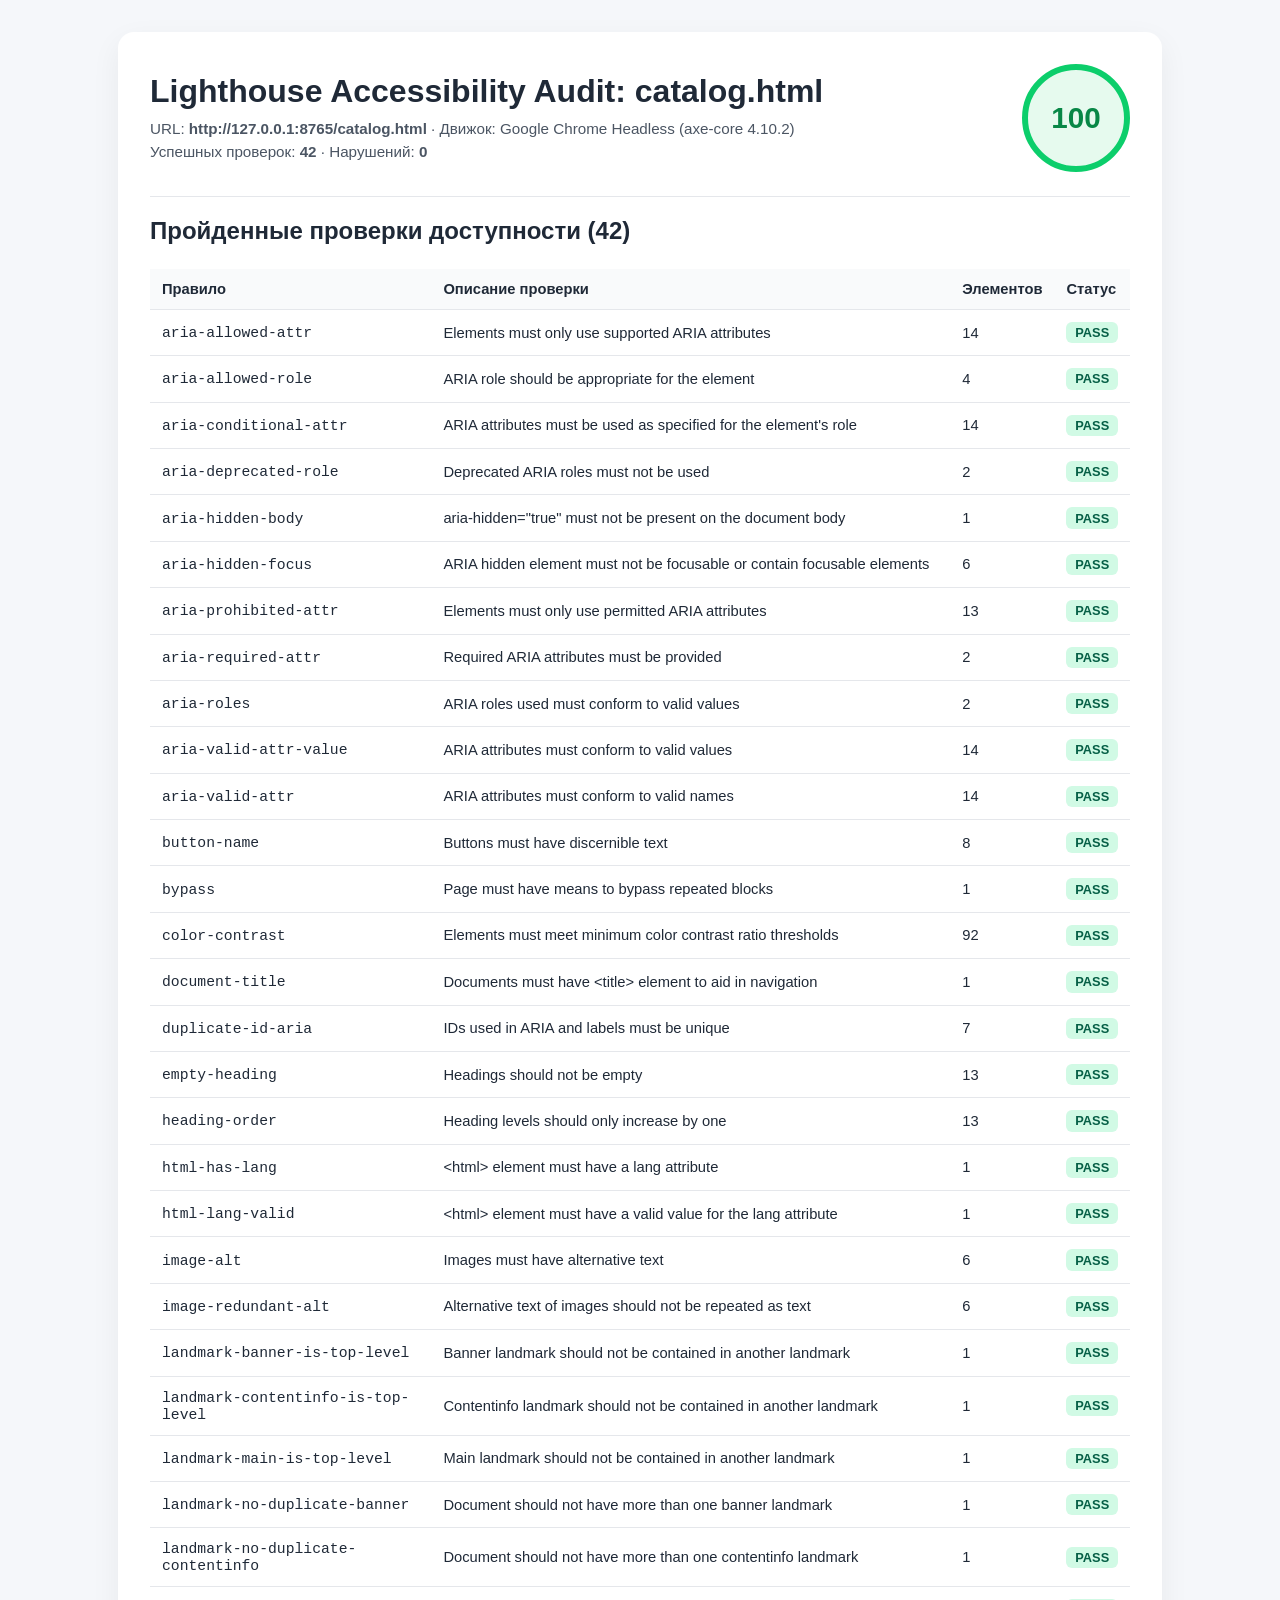
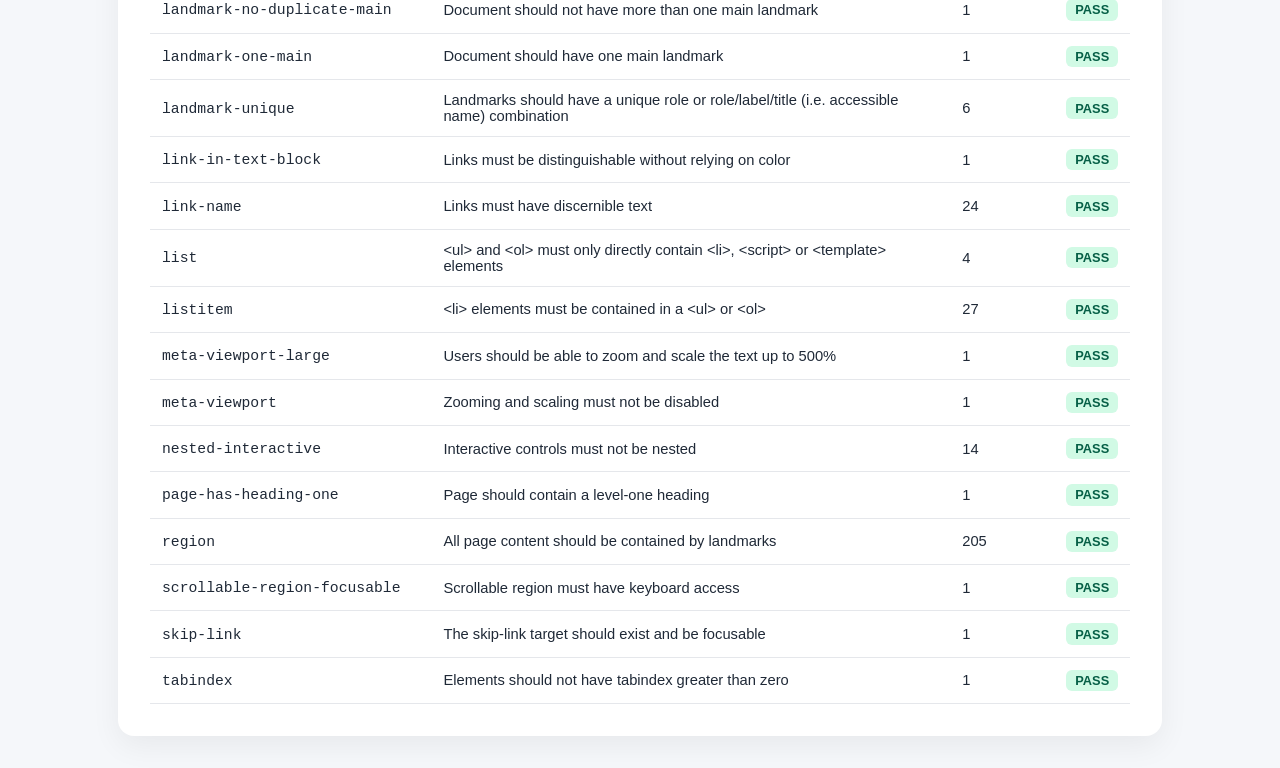
<file: lighthouse/catalog-accessibility.html>
<!DOCTYPE html>
<html lang="ru">
<head>
  <meta charset="UTF-8">
  <meta name="viewport" content="width=device-width, initial-scale=1.0">
  <title>Lighthouse Accessibility Report — catalog.html</title>
  <style>
    body { font-family: -apple-system, BlinkMacSystemFont, "Segoe UI", Roboto, sans-serif; margin: 0; background: #f5f7fa; color: #1f2937; }
    .wrap { max-width: 980px; margin: 2rem auto; padding: 2rem; background: #fff; border-radius: 16px; box-shadow: 0 10px 30px rgba(0,0,0,.06); }
    .header { display: flex; align-items: center; justify-content: space-between; gap: 1.5rem; border-bottom: 1px solid #e5e7eb; padding-bottom: 1.5rem; }
    .gauge { width: 96px; height: 96px; border-radius: 50%; background: #e6faee; border: 6px solid #0cce6b; display: grid; place-items: center; font-size: 1.85rem; font-weight: 800; color: #088746; }
    .meta { color: #4b5563; font-size: 0.95rem; line-height: 1.5; }
    table { width: 100%; border-collapse: collapse; margin-top: 1.5rem; }
    th, td { padding: 0.75rem; border-bottom: 1px solid #e5e7eb; text-align: left; font-size: 0.92rem; }
    th { background: #f9fafb; font-weight: 700; }
    .pass { display: inline-block; padding: 0.2rem 0.55rem; border-radius: 6px; background: #d1fae5; color: #065f46; font-weight: 700; font-size: 0.8rem; }
  </style>
</head>
<body>
  <main class="wrap">
    <div class="header">
      <div>
        <h1 style="margin:0 0 .5rem">Lighthouse Accessibility Audit: catalog.html</h1>
        <p class="meta" style="margin:0">URL: <strong>http://127.0.0.1:8765/catalog.html</strong> · Движок: Google Chrome Headless (axe-core 4.10.2)<br>Успешных проверок: <strong>42</strong> · Нарушений: <strong>0</strong></p>
      </div>
      <div class="gauge" aria-label="Accessibility Score 100">100</div>
    </div>
    <h2>Пройденные проверки доступности (42)</h2>
    <table>
      <thead>
        <tr><th>Правило</th><th>Описание проверки</th><th>Элементов</th><th>Статус</th></tr>
      </thead>
      <tbody>
        <tr><td><code>aria-allowed-attr</code></td><td>Elements must only use supported ARIA attributes</td><td>14</td><td><span class="pass">PASS</span></td></tr>
<tr><td><code>aria-allowed-role</code></td><td>ARIA role should be appropriate for the element</td><td>4</td><td><span class="pass">PASS</span></td></tr>
<tr><td><code>aria-conditional-attr</code></td><td>ARIA attributes must be used as specified for the element's role</td><td>14</td><td><span class="pass">PASS</span></td></tr>
<tr><td><code>aria-deprecated-role</code></td><td>Deprecated ARIA roles must not be used</td><td>2</td><td><span class="pass">PASS</span></td></tr>
<tr><td><code>aria-hidden-body</code></td><td>aria-hidden="true" must not be present on the document body</td><td>1</td><td><span class="pass">PASS</span></td></tr>
<tr><td><code>aria-hidden-focus</code></td><td>ARIA hidden element must not be focusable or contain focusable elements</td><td>6</td><td><span class="pass">PASS</span></td></tr>
<tr><td><code>aria-prohibited-attr</code></td><td>Elements must only use permitted ARIA attributes</td><td>13</td><td><span class="pass">PASS</span></td></tr>
<tr><td><code>aria-required-attr</code></td><td>Required ARIA attributes must be provided</td><td>2</td><td><span class="pass">PASS</span></td></tr>
<tr><td><code>aria-roles</code></td><td>ARIA roles used must conform to valid values</td><td>2</td><td><span class="pass">PASS</span></td></tr>
<tr><td><code>aria-valid-attr-value</code></td><td>ARIA attributes must conform to valid values</td><td>14</td><td><span class="pass">PASS</span></td></tr>
<tr><td><code>aria-valid-attr</code></td><td>ARIA attributes must conform to valid names</td><td>14</td><td><span class="pass">PASS</span></td></tr>
<tr><td><code>button-name</code></td><td>Buttons must have discernible text</td><td>8</td><td><span class="pass">PASS</span></td></tr>
<tr><td><code>bypass</code></td><td>Page must have means to bypass repeated blocks</td><td>1</td><td><span class="pass">PASS</span></td></tr>
<tr><td><code>color-contrast</code></td><td>Elements must meet minimum color contrast ratio thresholds</td><td>92</td><td><span class="pass">PASS</span></td></tr>
<tr><td><code>document-title</code></td><td>Documents must have &lt;title&gt; element to aid in navigation</td><td>1</td><td><span class="pass">PASS</span></td></tr>
<tr><td><code>duplicate-id-aria</code></td><td>IDs used in ARIA and labels must be unique</td><td>7</td><td><span class="pass">PASS</span></td></tr>
<tr><td><code>empty-heading</code></td><td>Headings should not be empty</td><td>13</td><td><span class="pass">PASS</span></td></tr>
<tr><td><code>heading-order</code></td><td>Heading levels should only increase by one</td><td>13</td><td><span class="pass">PASS</span></td></tr>
<tr><td><code>html-has-lang</code></td><td>&lt;html&gt; element must have a lang attribute</td><td>1</td><td><span class="pass">PASS</span></td></tr>
<tr><td><code>html-lang-valid</code></td><td>&lt;html&gt; element must have a valid value for the lang attribute</td><td>1</td><td><span class="pass">PASS</span></td></tr>
<tr><td><code>image-alt</code></td><td>Images must have alternative text</td><td>6</td><td><span class="pass">PASS</span></td></tr>
<tr><td><code>image-redundant-alt</code></td><td>Alternative text of images should not be repeated as text</td><td>6</td><td><span class="pass">PASS</span></td></tr>
<tr><td><code>landmark-banner-is-top-level</code></td><td>Banner landmark should not be contained in another landmark</td><td>1</td><td><span class="pass">PASS</span></td></tr>
<tr><td><code>landmark-contentinfo-is-top-level</code></td><td>Contentinfo landmark should not be contained in another landmark</td><td>1</td><td><span class="pass">PASS</span></td></tr>
<tr><td><code>landmark-main-is-top-level</code></td><td>Main landmark should not be contained in another landmark</td><td>1</td><td><span class="pass">PASS</span></td></tr>
<tr><td><code>landmark-no-duplicate-banner</code></td><td>Document should not have more than one banner landmark</td><td>1</td><td><span class="pass">PASS</span></td></tr>
<tr><td><code>landmark-no-duplicate-contentinfo</code></td><td>Document should not have more than one contentinfo landmark</td><td>1</td><td><span class="pass">PASS</span></td></tr>
<tr><td><code>landmark-no-duplicate-main</code></td><td>Document should not have more than one main landmark</td><td>1</td><td><span class="pass">PASS</span></td></tr>
<tr><td><code>landmark-one-main</code></td><td>Document should have one main landmark</td><td>1</td><td><span class="pass">PASS</span></td></tr>
<tr><td><code>landmark-unique</code></td><td>Landmarks should have a unique role or role/label/title (i.e. accessible name) combination</td><td>6</td><td><span class="pass">PASS</span></td></tr>
<tr><td><code>link-in-text-block</code></td><td>Links must be distinguishable without relying on color</td><td>1</td><td><span class="pass">PASS</span></td></tr>
<tr><td><code>link-name</code></td><td>Links must have discernible text</td><td>24</td><td><span class="pass">PASS</span></td></tr>
<tr><td><code>list</code></td><td>&lt;ul&gt; and &lt;ol&gt; must only directly contain &lt;li&gt;, &lt;script&gt; or &lt;template&gt; elements</td><td>4</td><td><span class="pass">PASS</span></td></tr>
<tr><td><code>listitem</code></td><td>&lt;li&gt; elements must be contained in a &lt;ul&gt; or &lt;ol&gt;</td><td>27</td><td><span class="pass">PASS</span></td></tr>
<tr><td><code>meta-viewport-large</code></td><td>Users should be able to zoom and scale the text up to 500%</td><td>1</td><td><span class="pass">PASS</span></td></tr>
<tr><td><code>meta-viewport</code></td><td>Zooming and scaling must not be disabled</td><td>1</td><td><span class="pass">PASS</span></td></tr>
<tr><td><code>nested-interactive</code></td><td>Interactive controls must not be nested</td><td>14</td><td><span class="pass">PASS</span></td></tr>
<tr><td><code>page-has-heading-one</code></td><td>Page should contain a level-one heading</td><td>1</td><td><span class="pass">PASS</span></td></tr>
<tr><td><code>region</code></td><td>All page content should be contained by landmarks</td><td>205</td><td><span class="pass">PASS</span></td></tr>
<tr><td><code>scrollable-region-focusable</code></td><td>Scrollable region must have keyboard access</td><td>1</td><td><span class="pass">PASS</span></td></tr>
<tr><td><code>skip-link</code></td><td>The skip-link target should exist and be focusable</td><td>1</td><td><span class="pass">PASS</span></td></tr>
<tr><td><code>tabindex</code></td><td>Elements should not have tabindex greater than zero</td><td>1</td><td><span class="pass">PASS</span></td></tr>
      </tbody>
    </table>
  </main>
</body>
</html>
</file>
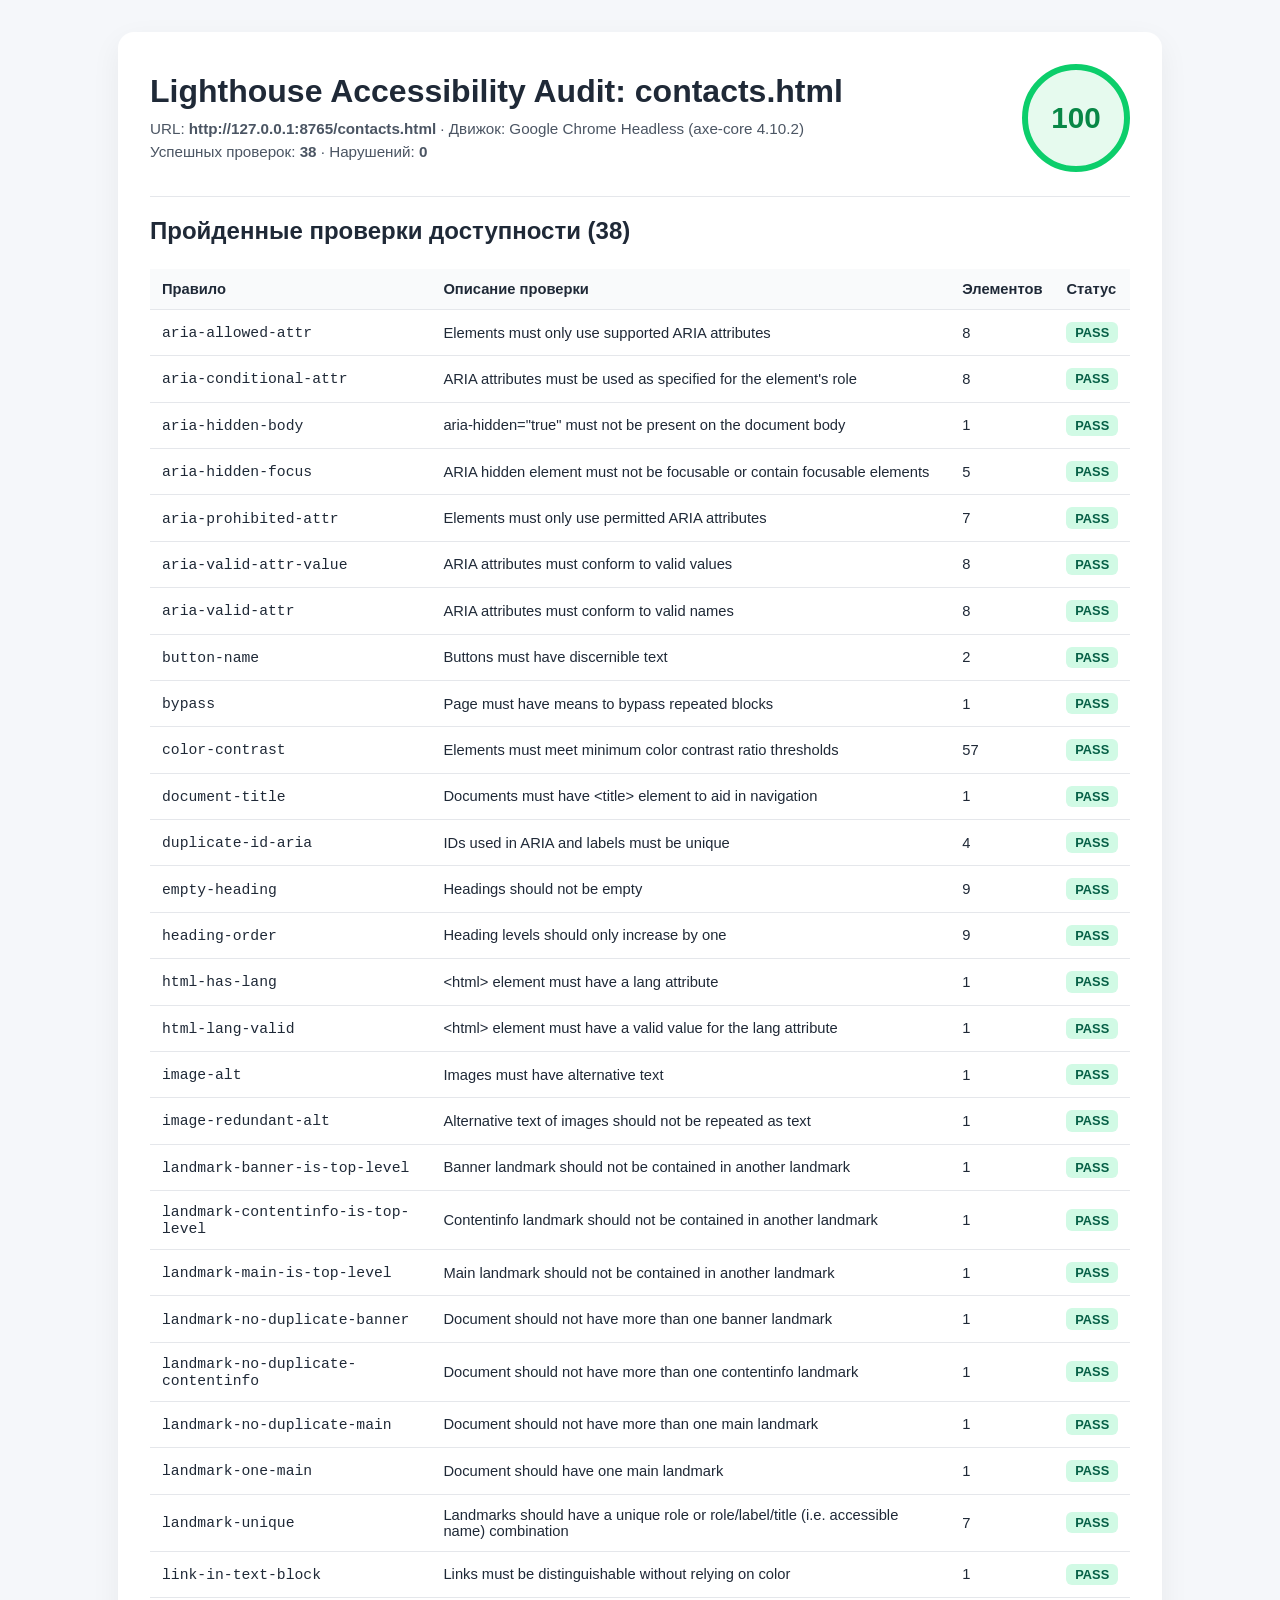
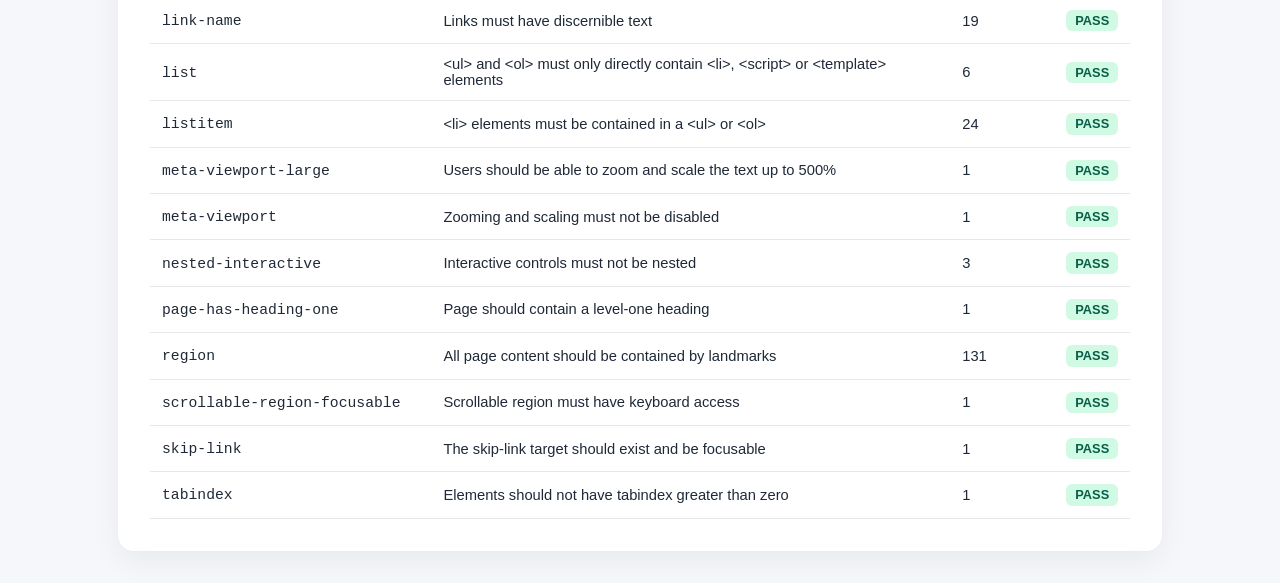
<file: lighthouse/contacts-accessibility.html>
<!DOCTYPE html>
<html lang="ru">
<head>
  <meta charset="UTF-8">
  <meta name="viewport" content="width=device-width, initial-scale=1.0">
  <title>Lighthouse Accessibility Report — contacts.html</title>
  <style>
    body { font-family: -apple-system, BlinkMacSystemFont, "Segoe UI", Roboto, sans-serif; margin: 0; background: #f5f7fa; color: #1f2937; }
    .wrap { max-width: 980px; margin: 2rem auto; padding: 2rem; background: #fff; border-radius: 16px; box-shadow: 0 10px 30px rgba(0,0,0,.06); }
    .header { display: flex; align-items: center; justify-content: space-between; gap: 1.5rem; border-bottom: 1px solid #e5e7eb; padding-bottom: 1.5rem; }
    .gauge { width: 96px; height: 96px; border-radius: 50%; background: #e6faee; border: 6px solid #0cce6b; display: grid; place-items: center; font-size: 1.85rem; font-weight: 800; color: #088746; }
    .meta { color: #4b5563; font-size: 0.95rem; line-height: 1.5; }
    table { width: 100%; border-collapse: collapse; margin-top: 1.5rem; }
    th, td { padding: 0.75rem; border-bottom: 1px solid #e5e7eb; text-align: left; font-size: 0.92rem; }
    th { background: #f9fafb; font-weight: 700; }
    .pass { display: inline-block; padding: 0.2rem 0.55rem; border-radius: 6px; background: #d1fae5; color: #065f46; font-weight: 700; font-size: 0.8rem; }
  </style>
</head>
<body>
  <main class="wrap">
    <div class="header">
      <div>
        <h1 style="margin:0 0 .5rem">Lighthouse Accessibility Audit: contacts.html</h1>
        <p class="meta" style="margin:0">URL: <strong>http://127.0.0.1:8765/contacts.html</strong> · Движок: Google Chrome Headless (axe-core 4.10.2)<br>Успешных проверок: <strong>38</strong> · Нарушений: <strong>0</strong></p>
      </div>
      <div class="gauge" aria-label="Accessibility Score 100">100</div>
    </div>
    <h2>Пройденные проверки доступности (38)</h2>
    <table>
      <thead>
        <tr><th>Правило</th><th>Описание проверки</th><th>Элементов</th><th>Статус</th></tr>
      </thead>
      <tbody>
        <tr><td><code>aria-allowed-attr</code></td><td>Elements must only use supported ARIA attributes</td><td>8</td><td><span class="pass">PASS</span></td></tr>
<tr><td><code>aria-conditional-attr</code></td><td>ARIA attributes must be used as specified for the element's role</td><td>8</td><td><span class="pass">PASS</span></td></tr>
<tr><td><code>aria-hidden-body</code></td><td>aria-hidden="true" must not be present on the document body</td><td>1</td><td><span class="pass">PASS</span></td></tr>
<tr><td><code>aria-hidden-focus</code></td><td>ARIA hidden element must not be focusable or contain focusable elements</td><td>5</td><td><span class="pass">PASS</span></td></tr>
<tr><td><code>aria-prohibited-attr</code></td><td>Elements must only use permitted ARIA attributes</td><td>7</td><td><span class="pass">PASS</span></td></tr>
<tr><td><code>aria-valid-attr-value</code></td><td>ARIA attributes must conform to valid values</td><td>8</td><td><span class="pass">PASS</span></td></tr>
<tr><td><code>aria-valid-attr</code></td><td>ARIA attributes must conform to valid names</td><td>8</td><td><span class="pass">PASS</span></td></tr>
<tr><td><code>button-name</code></td><td>Buttons must have discernible text</td><td>2</td><td><span class="pass">PASS</span></td></tr>
<tr><td><code>bypass</code></td><td>Page must have means to bypass repeated blocks</td><td>1</td><td><span class="pass">PASS</span></td></tr>
<tr><td><code>color-contrast</code></td><td>Elements must meet minimum color contrast ratio thresholds</td><td>57</td><td><span class="pass">PASS</span></td></tr>
<tr><td><code>document-title</code></td><td>Documents must have &lt;title&gt; element to aid in navigation</td><td>1</td><td><span class="pass">PASS</span></td></tr>
<tr><td><code>duplicate-id-aria</code></td><td>IDs used in ARIA and labels must be unique</td><td>4</td><td><span class="pass">PASS</span></td></tr>
<tr><td><code>empty-heading</code></td><td>Headings should not be empty</td><td>9</td><td><span class="pass">PASS</span></td></tr>
<tr><td><code>heading-order</code></td><td>Heading levels should only increase by one</td><td>9</td><td><span class="pass">PASS</span></td></tr>
<tr><td><code>html-has-lang</code></td><td>&lt;html&gt; element must have a lang attribute</td><td>1</td><td><span class="pass">PASS</span></td></tr>
<tr><td><code>html-lang-valid</code></td><td>&lt;html&gt; element must have a valid value for the lang attribute</td><td>1</td><td><span class="pass">PASS</span></td></tr>
<tr><td><code>image-alt</code></td><td>Images must have alternative text</td><td>1</td><td><span class="pass">PASS</span></td></tr>
<tr><td><code>image-redundant-alt</code></td><td>Alternative text of images should not be repeated as text</td><td>1</td><td><span class="pass">PASS</span></td></tr>
<tr><td><code>landmark-banner-is-top-level</code></td><td>Banner landmark should not be contained in another landmark</td><td>1</td><td><span class="pass">PASS</span></td></tr>
<tr><td><code>landmark-contentinfo-is-top-level</code></td><td>Contentinfo landmark should not be contained in another landmark</td><td>1</td><td><span class="pass">PASS</span></td></tr>
<tr><td><code>landmark-main-is-top-level</code></td><td>Main landmark should not be contained in another landmark</td><td>1</td><td><span class="pass">PASS</span></td></tr>
<tr><td><code>landmark-no-duplicate-banner</code></td><td>Document should not have more than one banner landmark</td><td>1</td><td><span class="pass">PASS</span></td></tr>
<tr><td><code>landmark-no-duplicate-contentinfo</code></td><td>Document should not have more than one contentinfo landmark</td><td>1</td><td><span class="pass">PASS</span></td></tr>
<tr><td><code>landmark-no-duplicate-main</code></td><td>Document should not have more than one main landmark</td><td>1</td><td><span class="pass">PASS</span></td></tr>
<tr><td><code>landmark-one-main</code></td><td>Document should have one main landmark</td><td>1</td><td><span class="pass">PASS</span></td></tr>
<tr><td><code>landmark-unique</code></td><td>Landmarks should have a unique role or role/label/title (i.e. accessible name) combination</td><td>7</td><td><span class="pass">PASS</span></td></tr>
<tr><td><code>link-in-text-block</code></td><td>Links must be distinguishable without relying on color</td><td>1</td><td><span class="pass">PASS</span></td></tr>
<tr><td><code>link-name</code></td><td>Links must have discernible text</td><td>19</td><td><span class="pass">PASS</span></td></tr>
<tr><td><code>list</code></td><td>&lt;ul&gt; and &lt;ol&gt; must only directly contain &lt;li&gt;, &lt;script&gt; or &lt;template&gt; elements</td><td>6</td><td><span class="pass">PASS</span></td></tr>
<tr><td><code>listitem</code></td><td>&lt;li&gt; elements must be contained in a &lt;ul&gt; or &lt;ol&gt;</td><td>24</td><td><span class="pass">PASS</span></td></tr>
<tr><td><code>meta-viewport-large</code></td><td>Users should be able to zoom and scale the text up to 500%</td><td>1</td><td><span class="pass">PASS</span></td></tr>
<tr><td><code>meta-viewport</code></td><td>Zooming and scaling must not be disabled</td><td>1</td><td><span class="pass">PASS</span></td></tr>
<tr><td><code>nested-interactive</code></td><td>Interactive controls must not be nested</td><td>3</td><td><span class="pass">PASS</span></td></tr>
<tr><td><code>page-has-heading-one</code></td><td>Page should contain a level-one heading</td><td>1</td><td><span class="pass">PASS</span></td></tr>
<tr><td><code>region</code></td><td>All page content should be contained by landmarks</td><td>131</td><td><span class="pass">PASS</span></td></tr>
<tr><td><code>scrollable-region-focusable</code></td><td>Scrollable region must have keyboard access</td><td>1</td><td><span class="pass">PASS</span></td></tr>
<tr><td><code>skip-link</code></td><td>The skip-link target should exist and be focusable</td><td>1</td><td><span class="pass">PASS</span></td></tr>
<tr><td><code>tabindex</code></td><td>Elements should not have tabindex greater than zero</td><td>1</td><td><span class="pass">PASS</span></td></tr>
      </tbody>
    </table>
  </main>
</body>
</html>
</file>
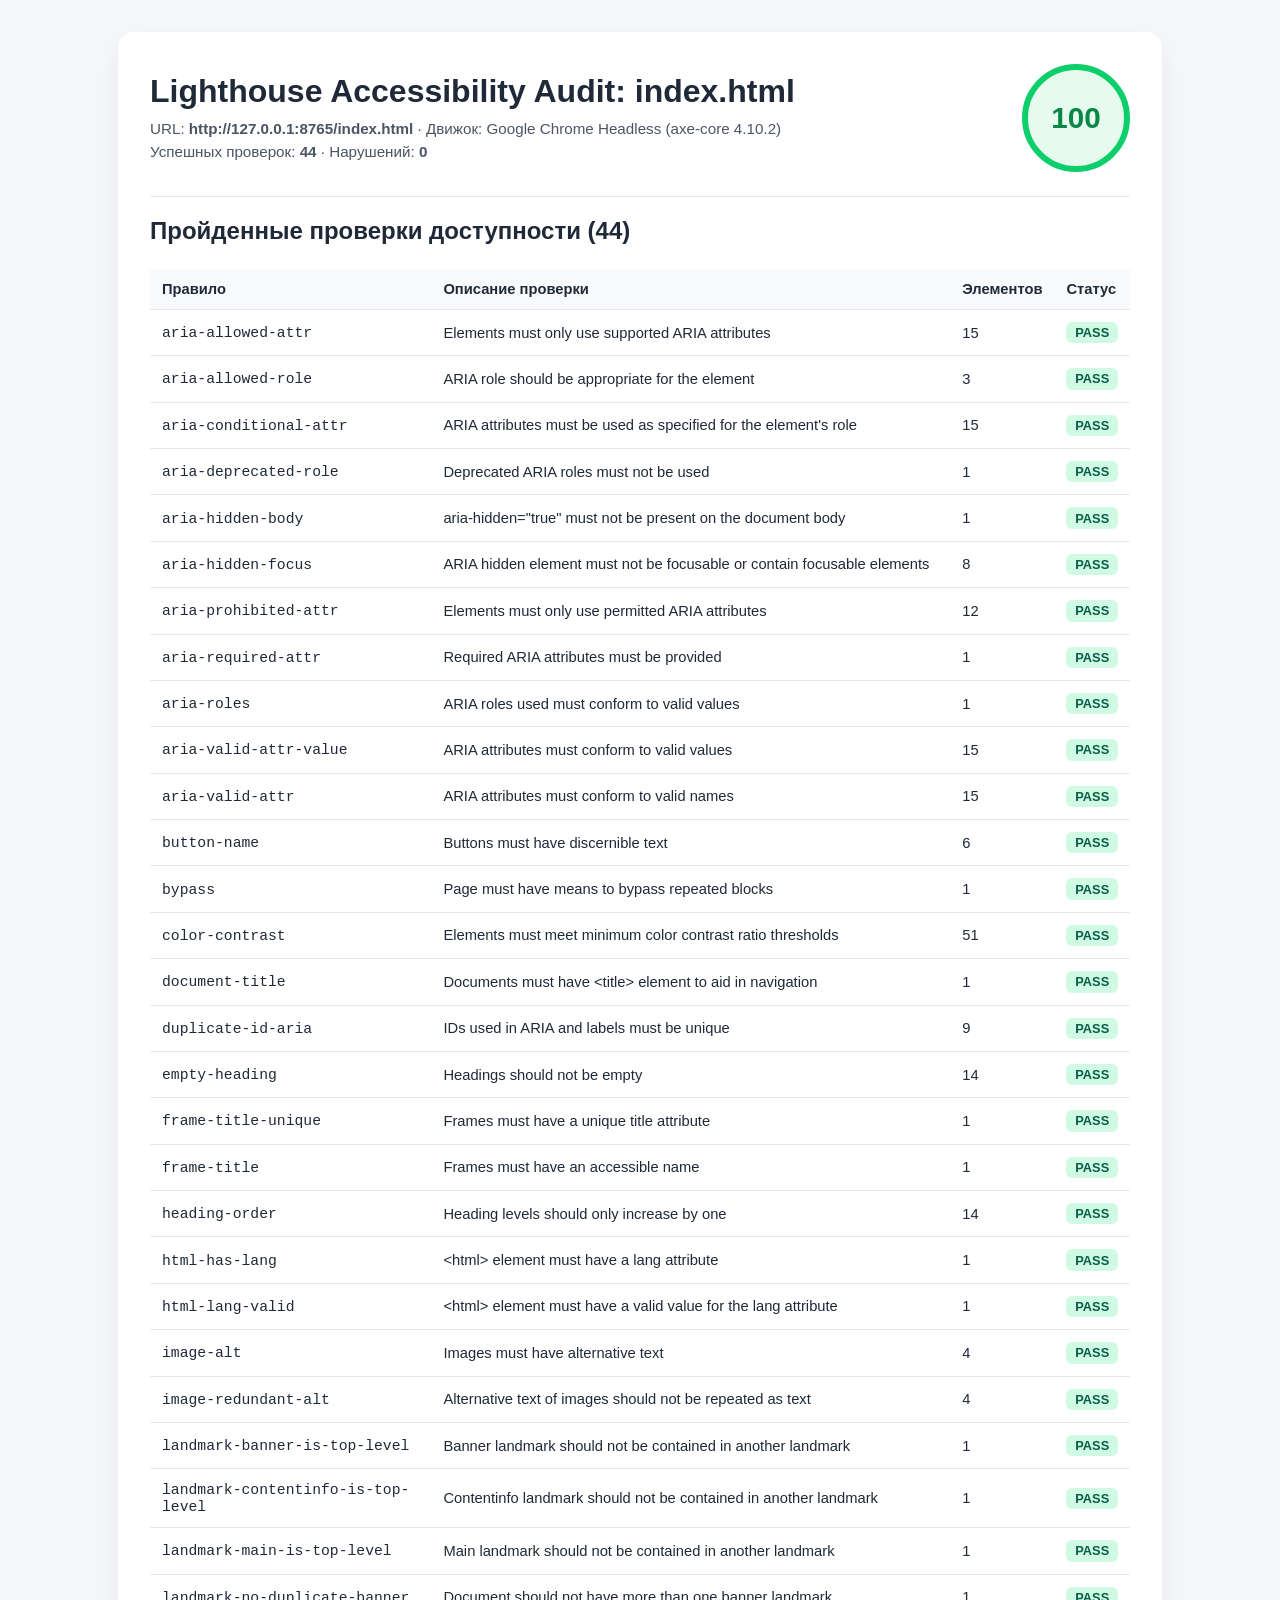
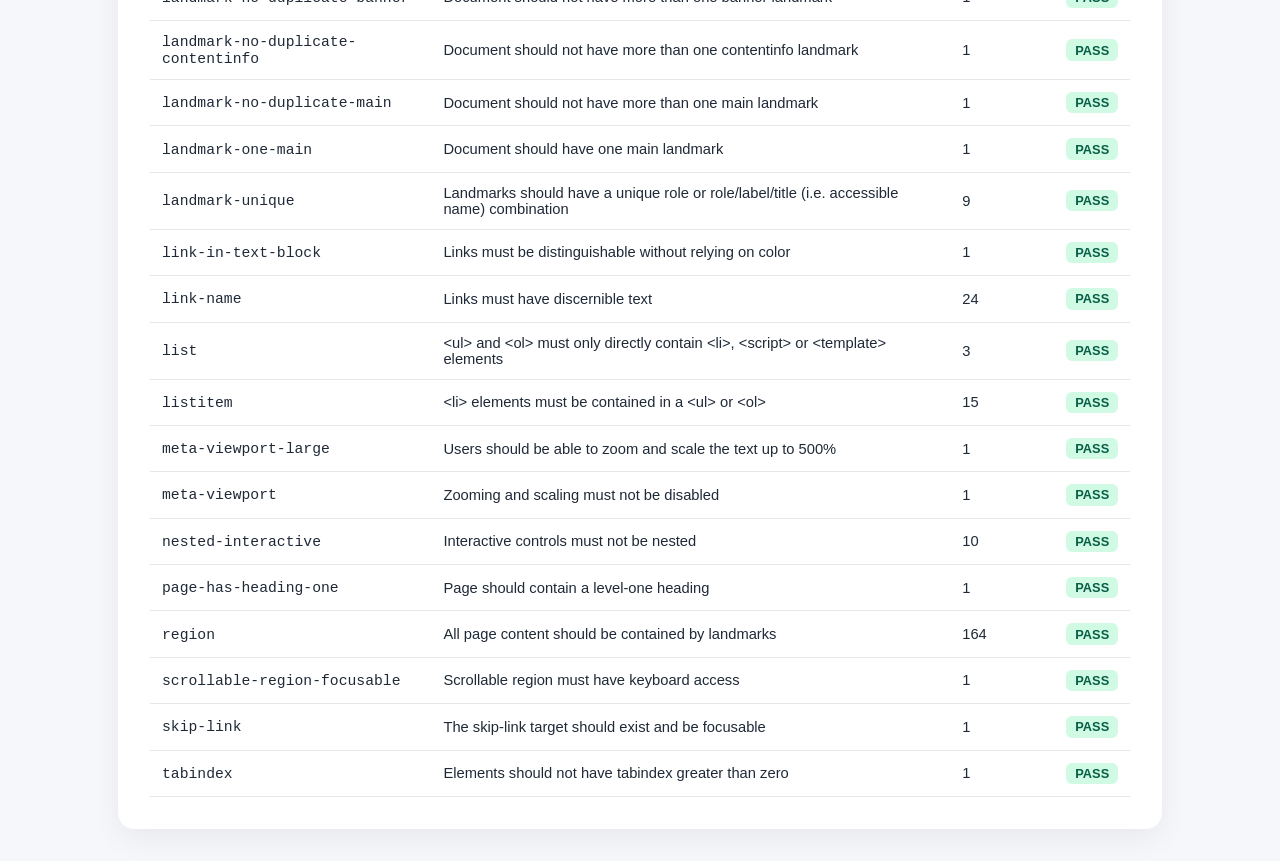
<file: lighthouse/index-accessibility.html>
<!DOCTYPE html>
<html lang="ru">
<head>
  <meta charset="UTF-8">
  <meta name="viewport" content="width=device-width, initial-scale=1.0">
  <title>Lighthouse Accessibility Report — index.html</title>
  <style>
    body { font-family: -apple-system, BlinkMacSystemFont, "Segoe UI", Roboto, sans-serif; margin: 0; background: #f5f7fa; color: #1f2937; }
    .wrap { max-width: 980px; margin: 2rem auto; padding: 2rem; background: #fff; border-radius: 16px; box-shadow: 0 10px 30px rgba(0,0,0,.06); }
    .header { display: flex; align-items: center; justify-content: space-between; gap: 1.5rem; border-bottom: 1px solid #e5e7eb; padding-bottom: 1.5rem; }
    .gauge { width: 96px; height: 96px; border-radius: 50%; background: #e6faee; border: 6px solid #0cce6b; display: grid; place-items: center; font-size: 1.85rem; font-weight: 800; color: #088746; }
    .meta { color: #4b5563; font-size: 0.95rem; line-height: 1.5; }
    table { width: 100%; border-collapse: collapse; margin-top: 1.5rem; }
    th, td { padding: 0.75rem; border-bottom: 1px solid #e5e7eb; text-align: left; font-size: 0.92rem; }
    th { background: #f9fafb; font-weight: 700; }
    .pass { display: inline-block; padding: 0.2rem 0.55rem; border-radius: 6px; background: #d1fae5; color: #065f46; font-weight: 700; font-size: 0.8rem; }
  </style>
</head>
<body>
  <main class="wrap">
    <div class="header">
      <div>
        <h1 style="margin:0 0 .5rem">Lighthouse Accessibility Audit: index.html</h1>
        <p class="meta" style="margin:0">URL: <strong>http://127.0.0.1:8765/index.html</strong> · Движок: Google Chrome Headless (axe-core 4.10.2)<br>Успешных проверок: <strong>44</strong> · Нарушений: <strong>0</strong></p>
      </div>
      <div class="gauge" aria-label="Accessibility Score 100">100</div>
    </div>
    <h2>Пройденные проверки доступности (44)</h2>
    <table>
      <thead>
        <tr><th>Правило</th><th>Описание проверки</th><th>Элементов</th><th>Статус</th></tr>
      </thead>
      <tbody>
        <tr><td><code>aria-allowed-attr</code></td><td>Elements must only use supported ARIA attributes</td><td>15</td><td><span class="pass">PASS</span></td></tr>
<tr><td><code>aria-allowed-role</code></td><td>ARIA role should be appropriate for the element</td><td>3</td><td><span class="pass">PASS</span></td></tr>
<tr><td><code>aria-conditional-attr</code></td><td>ARIA attributes must be used as specified for the element's role</td><td>15</td><td><span class="pass">PASS</span></td></tr>
<tr><td><code>aria-deprecated-role</code></td><td>Deprecated ARIA roles must not be used</td><td>1</td><td><span class="pass">PASS</span></td></tr>
<tr><td><code>aria-hidden-body</code></td><td>aria-hidden="true" must not be present on the document body</td><td>1</td><td><span class="pass">PASS</span></td></tr>
<tr><td><code>aria-hidden-focus</code></td><td>ARIA hidden element must not be focusable or contain focusable elements</td><td>8</td><td><span class="pass">PASS</span></td></tr>
<tr><td><code>aria-prohibited-attr</code></td><td>Elements must only use permitted ARIA attributes</td><td>12</td><td><span class="pass">PASS</span></td></tr>
<tr><td><code>aria-required-attr</code></td><td>Required ARIA attributes must be provided</td><td>1</td><td><span class="pass">PASS</span></td></tr>
<tr><td><code>aria-roles</code></td><td>ARIA roles used must conform to valid values</td><td>1</td><td><span class="pass">PASS</span></td></tr>
<tr><td><code>aria-valid-attr-value</code></td><td>ARIA attributes must conform to valid values</td><td>15</td><td><span class="pass">PASS</span></td></tr>
<tr><td><code>aria-valid-attr</code></td><td>ARIA attributes must conform to valid names</td><td>15</td><td><span class="pass">PASS</span></td></tr>
<tr><td><code>button-name</code></td><td>Buttons must have discernible text</td><td>6</td><td><span class="pass">PASS</span></td></tr>
<tr><td><code>bypass</code></td><td>Page must have means to bypass repeated blocks</td><td>1</td><td><span class="pass">PASS</span></td></tr>
<tr><td><code>color-contrast</code></td><td>Elements must meet minimum color contrast ratio thresholds</td><td>51</td><td><span class="pass">PASS</span></td></tr>
<tr><td><code>document-title</code></td><td>Documents must have &lt;title&gt; element to aid in navigation</td><td>1</td><td><span class="pass">PASS</span></td></tr>
<tr><td><code>duplicate-id-aria</code></td><td>IDs used in ARIA and labels must be unique</td><td>9</td><td><span class="pass">PASS</span></td></tr>
<tr><td><code>empty-heading</code></td><td>Headings should not be empty</td><td>14</td><td><span class="pass">PASS</span></td></tr>
<tr><td><code>frame-title-unique</code></td><td>Frames must have a unique title attribute</td><td>1</td><td><span class="pass">PASS</span></td></tr>
<tr><td><code>frame-title</code></td><td>Frames must have an accessible name</td><td>1</td><td><span class="pass">PASS</span></td></tr>
<tr><td><code>heading-order</code></td><td>Heading levels should only increase by one</td><td>14</td><td><span class="pass">PASS</span></td></tr>
<tr><td><code>html-has-lang</code></td><td>&lt;html&gt; element must have a lang attribute</td><td>1</td><td><span class="pass">PASS</span></td></tr>
<tr><td><code>html-lang-valid</code></td><td>&lt;html&gt; element must have a valid value for the lang attribute</td><td>1</td><td><span class="pass">PASS</span></td></tr>
<tr><td><code>image-alt</code></td><td>Images must have alternative text</td><td>4</td><td><span class="pass">PASS</span></td></tr>
<tr><td><code>image-redundant-alt</code></td><td>Alternative text of images should not be repeated as text</td><td>4</td><td><span class="pass">PASS</span></td></tr>
<tr><td><code>landmark-banner-is-top-level</code></td><td>Banner landmark should not be contained in another landmark</td><td>1</td><td><span class="pass">PASS</span></td></tr>
<tr><td><code>landmark-contentinfo-is-top-level</code></td><td>Contentinfo landmark should not be contained in another landmark</td><td>1</td><td><span class="pass">PASS</span></td></tr>
<tr><td><code>landmark-main-is-top-level</code></td><td>Main landmark should not be contained in another landmark</td><td>1</td><td><span class="pass">PASS</span></td></tr>
<tr><td><code>landmark-no-duplicate-banner</code></td><td>Document should not have more than one banner landmark</td><td>1</td><td><span class="pass">PASS</span></td></tr>
<tr><td><code>landmark-no-duplicate-contentinfo</code></td><td>Document should not have more than one contentinfo landmark</td><td>1</td><td><span class="pass">PASS</span></td></tr>
<tr><td><code>landmark-no-duplicate-main</code></td><td>Document should not have more than one main landmark</td><td>1</td><td><span class="pass">PASS</span></td></tr>
<tr><td><code>landmark-one-main</code></td><td>Document should have one main landmark</td><td>1</td><td><span class="pass">PASS</span></td></tr>
<tr><td><code>landmark-unique</code></td><td>Landmarks should have a unique role or role/label/title (i.e. accessible name) combination</td><td>9</td><td><span class="pass">PASS</span></td></tr>
<tr><td><code>link-in-text-block</code></td><td>Links must be distinguishable without relying on color</td><td>1</td><td><span class="pass">PASS</span></td></tr>
<tr><td><code>link-name</code></td><td>Links must have discernible text</td><td>24</td><td><span class="pass">PASS</span></td></tr>
<tr><td><code>list</code></td><td>&lt;ul&gt; and &lt;ol&gt; must only directly contain &lt;li&gt;, &lt;script&gt; or &lt;template&gt; elements</td><td>3</td><td><span class="pass">PASS</span></td></tr>
<tr><td><code>listitem</code></td><td>&lt;li&gt; elements must be contained in a &lt;ul&gt; or &lt;ol&gt;</td><td>15</td><td><span class="pass">PASS</span></td></tr>
<tr><td><code>meta-viewport-large</code></td><td>Users should be able to zoom and scale the text up to 500%</td><td>1</td><td><span class="pass">PASS</span></td></tr>
<tr><td><code>meta-viewport</code></td><td>Zooming and scaling must not be disabled</td><td>1</td><td><span class="pass">PASS</span></td></tr>
<tr><td><code>nested-interactive</code></td><td>Interactive controls must not be nested</td><td>10</td><td><span class="pass">PASS</span></td></tr>
<tr><td><code>page-has-heading-one</code></td><td>Page should contain a level-one heading</td><td>1</td><td><span class="pass">PASS</span></td></tr>
<tr><td><code>region</code></td><td>All page content should be contained by landmarks</td><td>164</td><td><span class="pass">PASS</span></td></tr>
<tr><td><code>scrollable-region-focusable</code></td><td>Scrollable region must have keyboard access</td><td>1</td><td><span class="pass">PASS</span></td></tr>
<tr><td><code>skip-link</code></td><td>The skip-link target should exist and be focusable</td><td>1</td><td><span class="pass">PASS</span></td></tr>
<tr><td><code>tabindex</code></td><td>Elements should not have tabindex greater than zero</td><td>1</td><td><span class="pass">PASS</span></td></tr>
      </tbody>
    </table>
  </main>
</body>
</html>
</file>
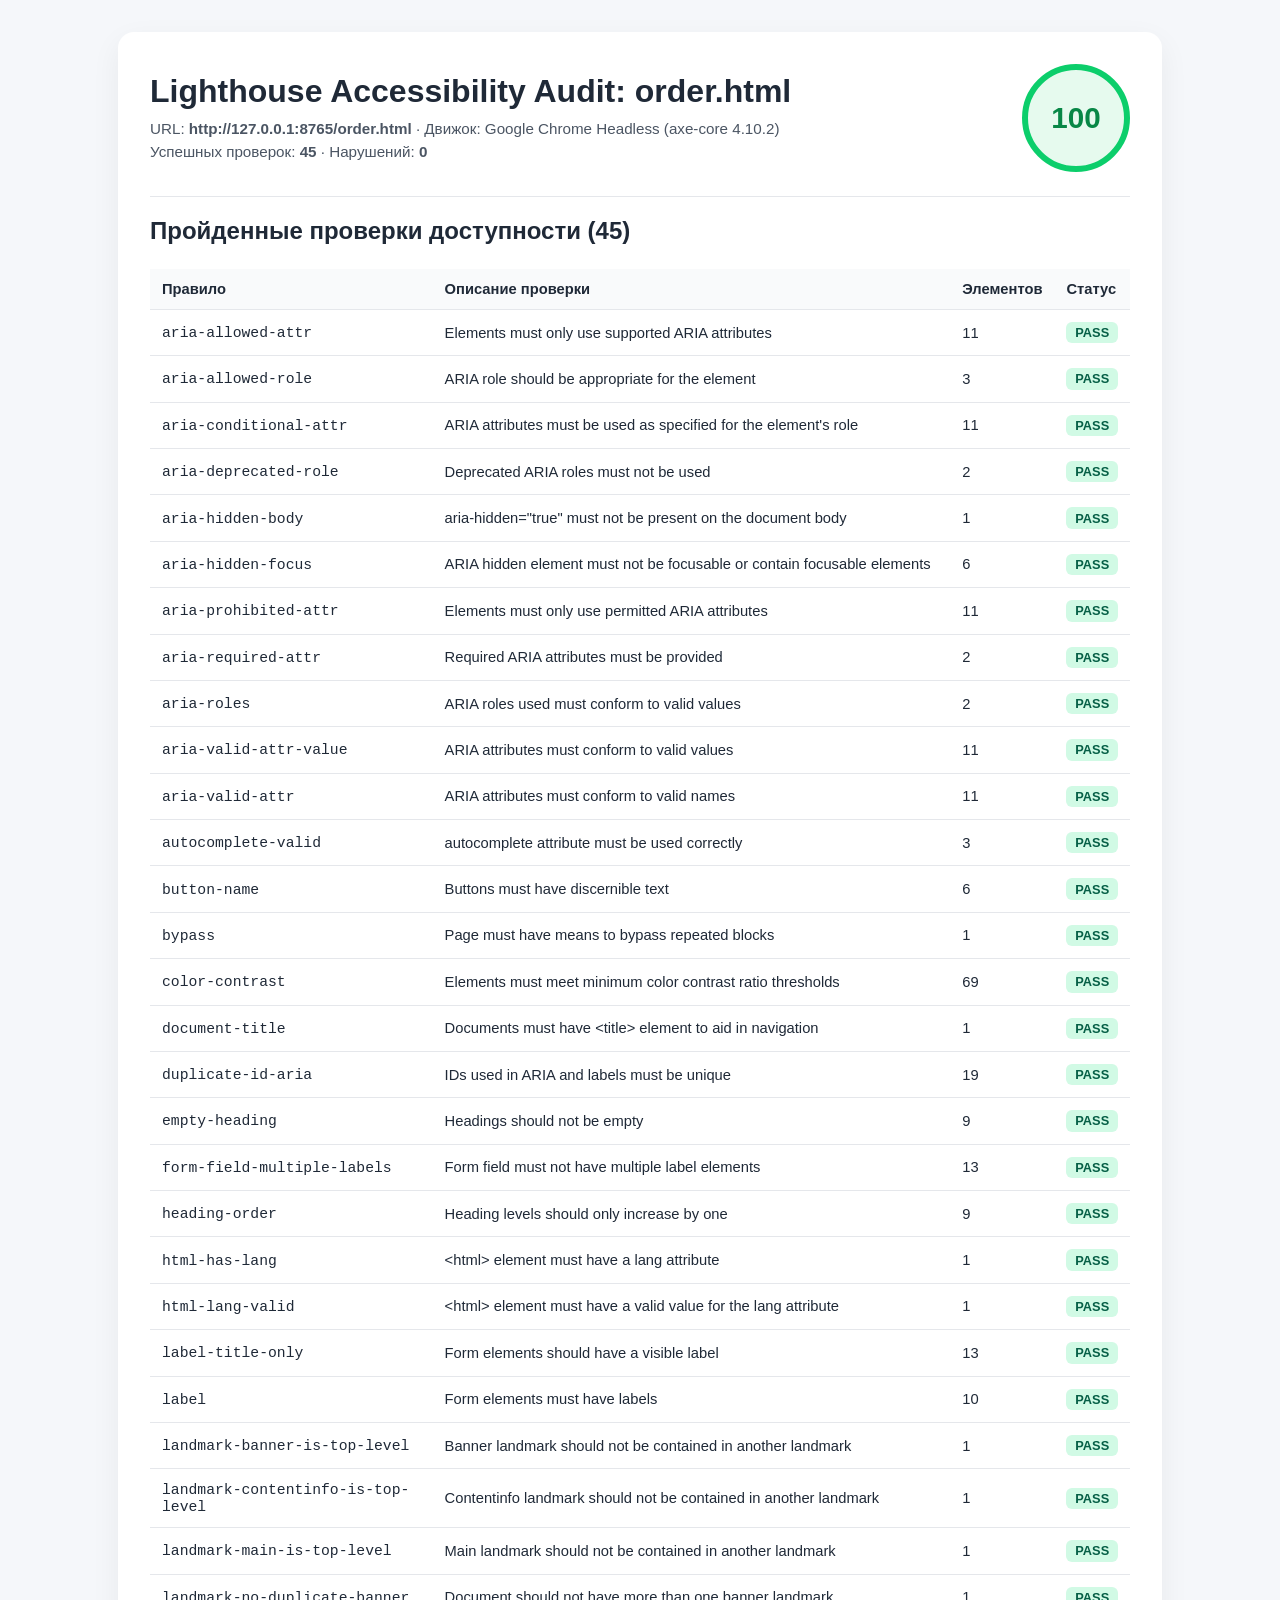
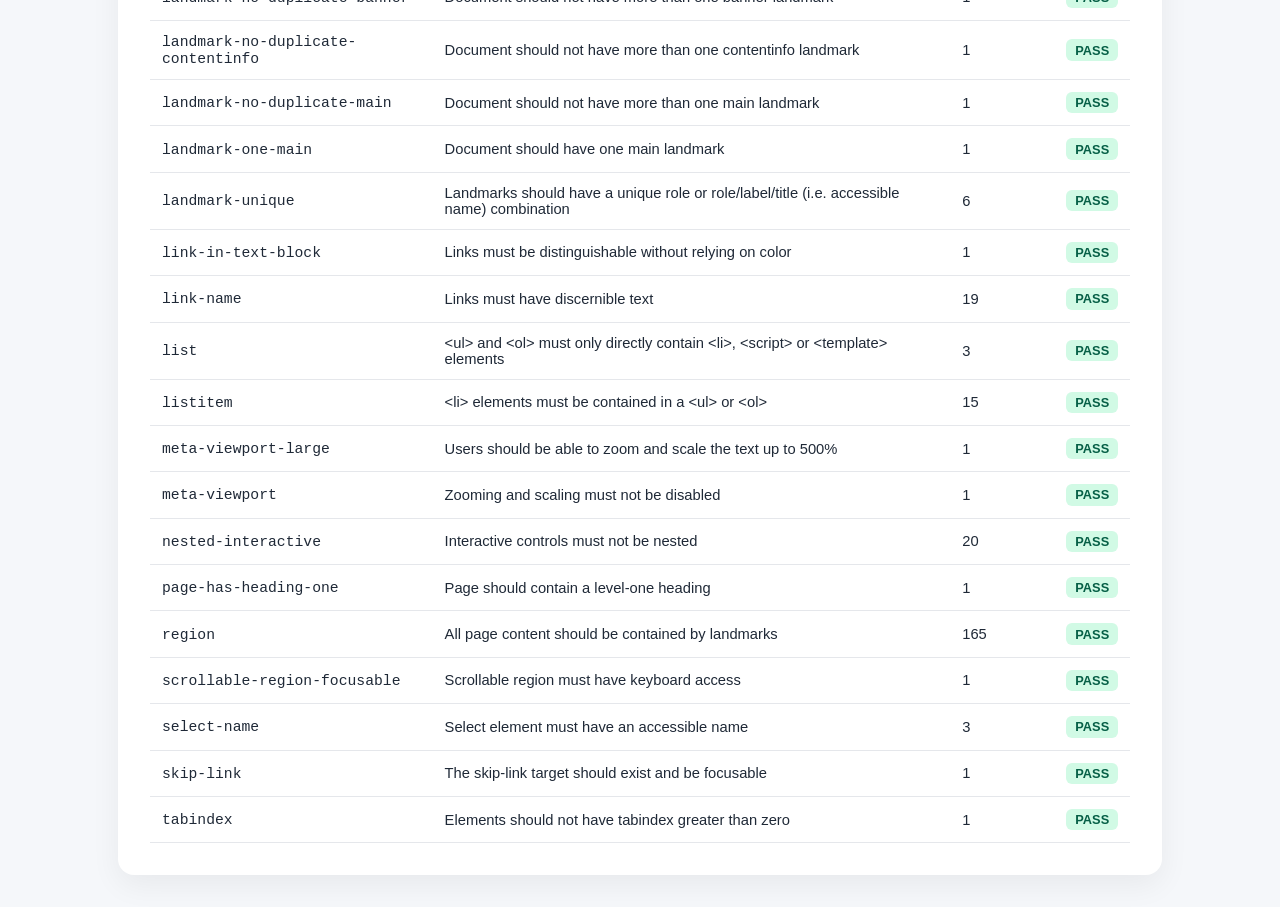
<file: lighthouse/order-accessibility.html>
<!DOCTYPE html>
<html lang="ru">
<head>
  <meta charset="UTF-8">
  <meta name="viewport" content="width=device-width, initial-scale=1.0">
  <title>Lighthouse Accessibility Report — order.html</title>
  <style>
    body { font-family: -apple-system, BlinkMacSystemFont, "Segoe UI", Roboto, sans-serif; margin: 0; background: #f5f7fa; color: #1f2937; }
    .wrap { max-width: 980px; margin: 2rem auto; padding: 2rem; background: #fff; border-radius: 16px; box-shadow: 0 10px 30px rgba(0,0,0,.06); }
    .header { display: flex; align-items: center; justify-content: space-between; gap: 1.5rem; border-bottom: 1px solid #e5e7eb; padding-bottom: 1.5rem; }
    .gauge { width: 96px; height: 96px; border-radius: 50%; background: #e6faee; border: 6px solid #0cce6b; display: grid; place-items: center; font-size: 1.85rem; font-weight: 800; color: #088746; }
    .meta { color: #4b5563; font-size: 0.95rem; line-height: 1.5; }
    table { width: 100%; border-collapse: collapse; margin-top: 1.5rem; }
    th, td { padding: 0.75rem; border-bottom: 1px solid #e5e7eb; text-align: left; font-size: 0.92rem; }
    th { background: #f9fafb; font-weight: 700; }
    .pass { display: inline-block; padding: 0.2rem 0.55rem; border-radius: 6px; background: #d1fae5; color: #065f46; font-weight: 700; font-size: 0.8rem; }
  </style>
</head>
<body>
  <main class="wrap">
    <div class="header">
      <div>
        <h1 style="margin:0 0 .5rem">Lighthouse Accessibility Audit: order.html</h1>
        <p class="meta" style="margin:0">URL: <strong>http://127.0.0.1:8765/order.html</strong> · Движок: Google Chrome Headless (axe-core 4.10.2)<br>Успешных проверок: <strong>45</strong> · Нарушений: <strong>0</strong></p>
      </div>
      <div class="gauge" aria-label="Accessibility Score 100">100</div>
    </div>
    <h2>Пройденные проверки доступности (45)</h2>
    <table>
      <thead>
        <tr><th>Правило</th><th>Описание проверки</th><th>Элементов</th><th>Статус</th></tr>
      </thead>
      <tbody>
        <tr><td><code>aria-allowed-attr</code></td><td>Elements must only use supported ARIA attributes</td><td>11</td><td><span class="pass">PASS</span></td></tr>
<tr><td><code>aria-allowed-role</code></td><td>ARIA role should be appropriate for the element</td><td>3</td><td><span class="pass">PASS</span></td></tr>
<tr><td><code>aria-conditional-attr</code></td><td>ARIA attributes must be used as specified for the element's role</td><td>11</td><td><span class="pass">PASS</span></td></tr>
<tr><td><code>aria-deprecated-role</code></td><td>Deprecated ARIA roles must not be used</td><td>2</td><td><span class="pass">PASS</span></td></tr>
<tr><td><code>aria-hidden-body</code></td><td>aria-hidden="true" must not be present on the document body</td><td>1</td><td><span class="pass">PASS</span></td></tr>
<tr><td><code>aria-hidden-focus</code></td><td>ARIA hidden element must not be focusable or contain focusable elements</td><td>6</td><td><span class="pass">PASS</span></td></tr>
<tr><td><code>aria-prohibited-attr</code></td><td>Elements must only use permitted ARIA attributes</td><td>11</td><td><span class="pass">PASS</span></td></tr>
<tr><td><code>aria-required-attr</code></td><td>Required ARIA attributes must be provided</td><td>2</td><td><span class="pass">PASS</span></td></tr>
<tr><td><code>aria-roles</code></td><td>ARIA roles used must conform to valid values</td><td>2</td><td><span class="pass">PASS</span></td></tr>
<tr><td><code>aria-valid-attr-value</code></td><td>ARIA attributes must conform to valid values</td><td>11</td><td><span class="pass">PASS</span></td></tr>
<tr><td><code>aria-valid-attr</code></td><td>ARIA attributes must conform to valid names</td><td>11</td><td><span class="pass">PASS</span></td></tr>
<tr><td><code>autocomplete-valid</code></td><td>autocomplete attribute must be used correctly</td><td>3</td><td><span class="pass">PASS</span></td></tr>
<tr><td><code>button-name</code></td><td>Buttons must have discernible text</td><td>6</td><td><span class="pass">PASS</span></td></tr>
<tr><td><code>bypass</code></td><td>Page must have means to bypass repeated blocks</td><td>1</td><td><span class="pass">PASS</span></td></tr>
<tr><td><code>color-contrast</code></td><td>Elements must meet minimum color contrast ratio thresholds</td><td>69</td><td><span class="pass">PASS</span></td></tr>
<tr><td><code>document-title</code></td><td>Documents must have &lt;title&gt; element to aid in navigation</td><td>1</td><td><span class="pass">PASS</span></td></tr>
<tr><td><code>duplicate-id-aria</code></td><td>IDs used in ARIA and labels must be unique</td><td>19</td><td><span class="pass">PASS</span></td></tr>
<tr><td><code>empty-heading</code></td><td>Headings should not be empty</td><td>9</td><td><span class="pass">PASS</span></td></tr>
<tr><td><code>form-field-multiple-labels</code></td><td>Form field must not have multiple label elements</td><td>13</td><td><span class="pass">PASS</span></td></tr>
<tr><td><code>heading-order</code></td><td>Heading levels should only increase by one</td><td>9</td><td><span class="pass">PASS</span></td></tr>
<tr><td><code>html-has-lang</code></td><td>&lt;html&gt; element must have a lang attribute</td><td>1</td><td><span class="pass">PASS</span></td></tr>
<tr><td><code>html-lang-valid</code></td><td>&lt;html&gt; element must have a valid value for the lang attribute</td><td>1</td><td><span class="pass">PASS</span></td></tr>
<tr><td><code>label-title-only</code></td><td>Form elements should have a visible label</td><td>13</td><td><span class="pass">PASS</span></td></tr>
<tr><td><code>label</code></td><td>Form elements must have labels</td><td>10</td><td><span class="pass">PASS</span></td></tr>
<tr><td><code>landmark-banner-is-top-level</code></td><td>Banner landmark should not be contained in another landmark</td><td>1</td><td><span class="pass">PASS</span></td></tr>
<tr><td><code>landmark-contentinfo-is-top-level</code></td><td>Contentinfo landmark should not be contained in another landmark</td><td>1</td><td><span class="pass">PASS</span></td></tr>
<tr><td><code>landmark-main-is-top-level</code></td><td>Main landmark should not be contained in another landmark</td><td>1</td><td><span class="pass">PASS</span></td></tr>
<tr><td><code>landmark-no-duplicate-banner</code></td><td>Document should not have more than one banner landmark</td><td>1</td><td><span class="pass">PASS</span></td></tr>
<tr><td><code>landmark-no-duplicate-contentinfo</code></td><td>Document should not have more than one contentinfo landmark</td><td>1</td><td><span class="pass">PASS</span></td></tr>
<tr><td><code>landmark-no-duplicate-main</code></td><td>Document should not have more than one main landmark</td><td>1</td><td><span class="pass">PASS</span></td></tr>
<tr><td><code>landmark-one-main</code></td><td>Document should have one main landmark</td><td>1</td><td><span class="pass">PASS</span></td></tr>
<tr><td><code>landmark-unique</code></td><td>Landmarks should have a unique role or role/label/title (i.e. accessible name) combination</td><td>6</td><td><span class="pass">PASS</span></td></tr>
<tr><td><code>link-in-text-block</code></td><td>Links must be distinguishable without relying on color</td><td>1</td><td><span class="pass">PASS</span></td></tr>
<tr><td><code>link-name</code></td><td>Links must have discernible text</td><td>19</td><td><span class="pass">PASS</span></td></tr>
<tr><td><code>list</code></td><td>&lt;ul&gt; and &lt;ol&gt; must only directly contain &lt;li&gt;, &lt;script&gt; or &lt;template&gt; elements</td><td>3</td><td><span class="pass">PASS</span></td></tr>
<tr><td><code>listitem</code></td><td>&lt;li&gt; elements must be contained in a &lt;ul&gt; or &lt;ol&gt;</td><td>15</td><td><span class="pass">PASS</span></td></tr>
<tr><td><code>meta-viewport-large</code></td><td>Users should be able to zoom and scale the text up to 500%</td><td>1</td><td><span class="pass">PASS</span></td></tr>
<tr><td><code>meta-viewport</code></td><td>Zooming and scaling must not be disabled</td><td>1</td><td><span class="pass">PASS</span></td></tr>
<tr><td><code>nested-interactive</code></td><td>Interactive controls must not be nested</td><td>20</td><td><span class="pass">PASS</span></td></tr>
<tr><td><code>page-has-heading-one</code></td><td>Page should contain a level-one heading</td><td>1</td><td><span class="pass">PASS</span></td></tr>
<tr><td><code>region</code></td><td>All page content should be contained by landmarks</td><td>165</td><td><span class="pass">PASS</span></td></tr>
<tr><td><code>scrollable-region-focusable</code></td><td>Scrollable region must have keyboard access</td><td>1</td><td><span class="pass">PASS</span></td></tr>
<tr><td><code>select-name</code></td><td>Select element must have an accessible name</td><td>3</td><td><span class="pass">PASS</span></td></tr>
<tr><td><code>skip-link</code></td><td>The skip-link target should exist and be focusable</td><td>1</td><td><span class="pass">PASS</span></td></tr>
<tr><td><code>tabindex</code></td><td>Elements should not have tabindex greater than zero</td><td>1</td><td><span class="pass">PASS</span></td></tr>
      </tbody>
    </table>
  </main>
</body>
</html>
</file>
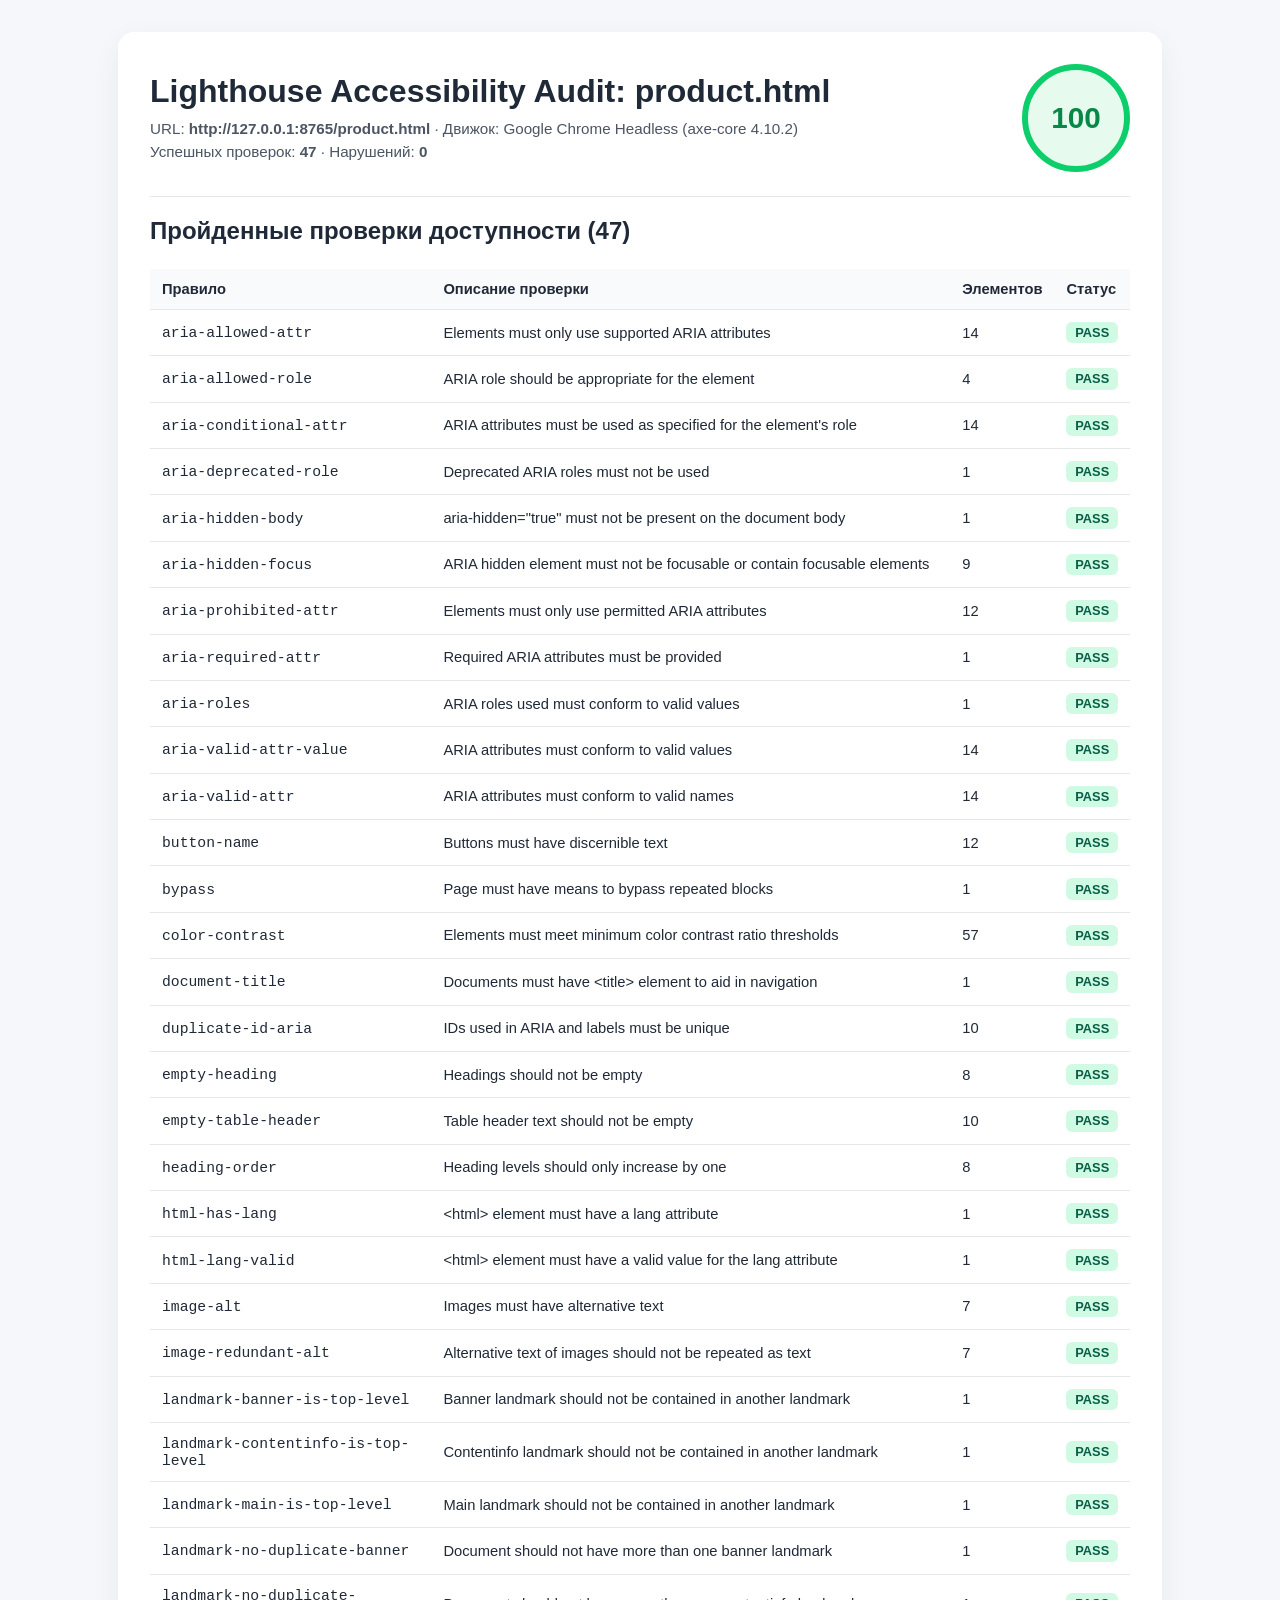
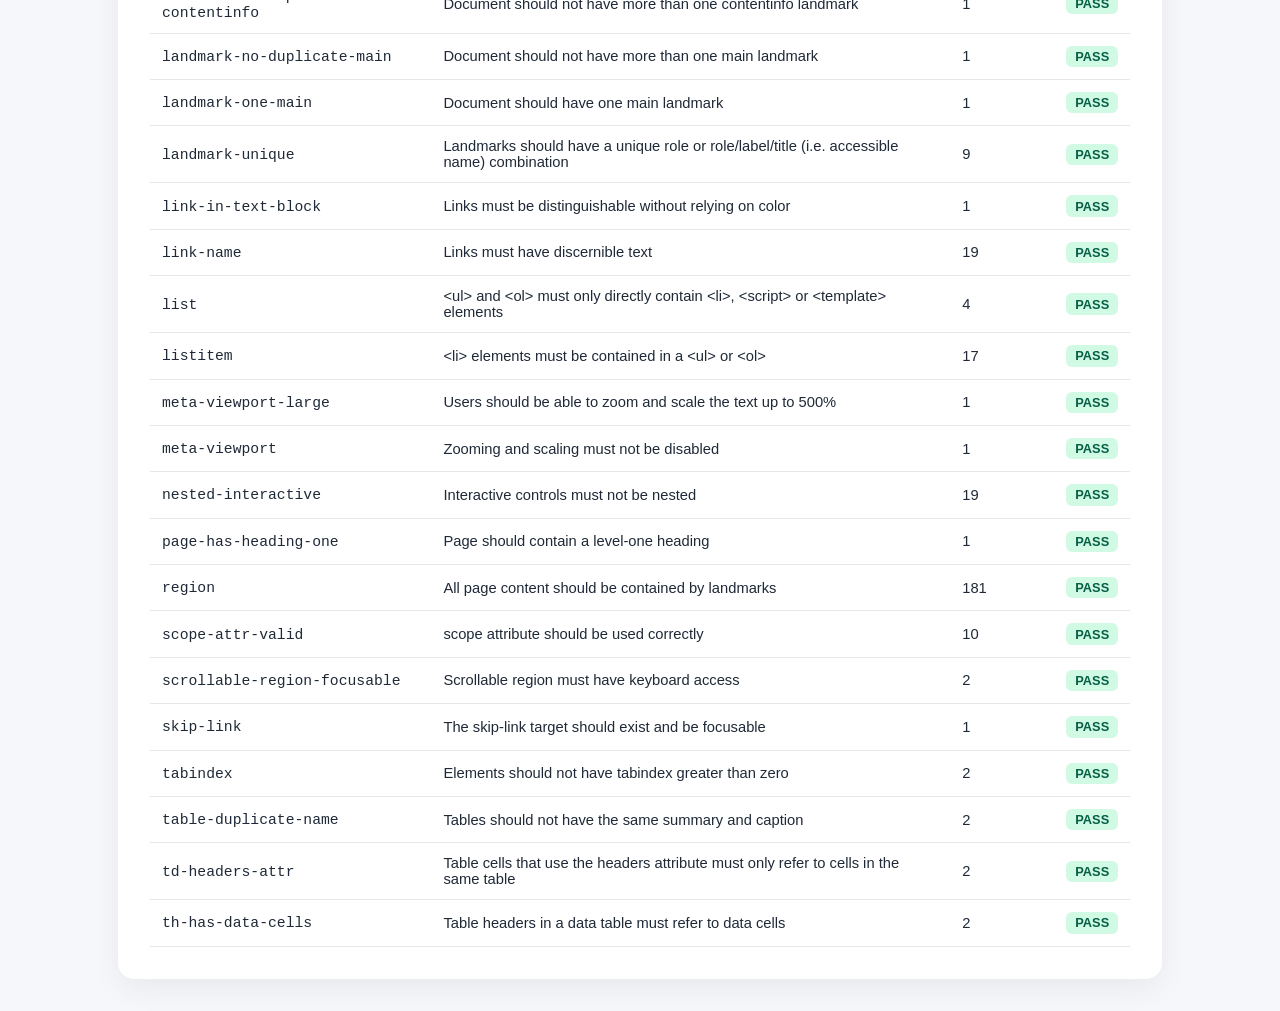
<file: lighthouse/product-accessibility.html>
<!DOCTYPE html>
<html lang="ru">
<head>
  <meta charset="UTF-8">
  <meta name="viewport" content="width=device-width, initial-scale=1.0">
  <title>Lighthouse Accessibility Report — product.html</title>
  <style>
    body { font-family: -apple-system, BlinkMacSystemFont, "Segoe UI", Roboto, sans-serif; margin: 0; background: #f5f7fa; color: #1f2937; }
    .wrap { max-width: 980px; margin: 2rem auto; padding: 2rem; background: #fff; border-radius: 16px; box-shadow: 0 10px 30px rgba(0,0,0,.06); }
    .header { display: flex; align-items: center; justify-content: space-between; gap: 1.5rem; border-bottom: 1px solid #e5e7eb; padding-bottom: 1.5rem; }
    .gauge { width: 96px; height: 96px; border-radius: 50%; background: #e6faee; border: 6px solid #0cce6b; display: grid; place-items: center; font-size: 1.85rem; font-weight: 800; color: #088746; }
    .meta { color: #4b5563; font-size: 0.95rem; line-height: 1.5; }
    table { width: 100%; border-collapse: collapse; margin-top: 1.5rem; }
    th, td { padding: 0.75rem; border-bottom: 1px solid #e5e7eb; text-align: left; font-size: 0.92rem; }
    th { background: #f9fafb; font-weight: 700; }
    .pass { display: inline-block; padding: 0.2rem 0.55rem; border-radius: 6px; background: #d1fae5; color: #065f46; font-weight: 700; font-size: 0.8rem; }
  </style>
</head>
<body>
  <main class="wrap">
    <div class="header">
      <div>
        <h1 style="margin:0 0 .5rem">Lighthouse Accessibility Audit: product.html</h1>
        <p class="meta" style="margin:0">URL: <strong>http://127.0.0.1:8765/product.html</strong> · Движок: Google Chrome Headless (axe-core 4.10.2)<br>Успешных проверок: <strong>47</strong> · Нарушений: <strong>0</strong></p>
      </div>
      <div class="gauge" aria-label="Accessibility Score 100">100</div>
    </div>
    <h2>Пройденные проверки доступности (47)</h2>
    <table>
      <thead>
        <tr><th>Правило</th><th>Описание проверки</th><th>Элементов</th><th>Статус</th></tr>
      </thead>
      <tbody>
        <tr><td><code>aria-allowed-attr</code></td><td>Elements must only use supported ARIA attributes</td><td>14</td><td><span class="pass">PASS</span></td></tr>
<tr><td><code>aria-allowed-role</code></td><td>ARIA role should be appropriate for the element</td><td>4</td><td><span class="pass">PASS</span></td></tr>
<tr><td><code>aria-conditional-attr</code></td><td>ARIA attributes must be used as specified for the element's role</td><td>14</td><td><span class="pass">PASS</span></td></tr>
<tr><td><code>aria-deprecated-role</code></td><td>Deprecated ARIA roles must not be used</td><td>1</td><td><span class="pass">PASS</span></td></tr>
<tr><td><code>aria-hidden-body</code></td><td>aria-hidden="true" must not be present on the document body</td><td>1</td><td><span class="pass">PASS</span></td></tr>
<tr><td><code>aria-hidden-focus</code></td><td>ARIA hidden element must not be focusable or contain focusable elements</td><td>9</td><td><span class="pass">PASS</span></td></tr>
<tr><td><code>aria-prohibited-attr</code></td><td>Elements must only use permitted ARIA attributes</td><td>12</td><td><span class="pass">PASS</span></td></tr>
<tr><td><code>aria-required-attr</code></td><td>Required ARIA attributes must be provided</td><td>1</td><td><span class="pass">PASS</span></td></tr>
<tr><td><code>aria-roles</code></td><td>ARIA roles used must conform to valid values</td><td>1</td><td><span class="pass">PASS</span></td></tr>
<tr><td><code>aria-valid-attr-value</code></td><td>ARIA attributes must conform to valid values</td><td>14</td><td><span class="pass">PASS</span></td></tr>
<tr><td><code>aria-valid-attr</code></td><td>ARIA attributes must conform to valid names</td><td>14</td><td><span class="pass">PASS</span></td></tr>
<tr><td><code>button-name</code></td><td>Buttons must have discernible text</td><td>12</td><td><span class="pass">PASS</span></td></tr>
<tr><td><code>bypass</code></td><td>Page must have means to bypass repeated blocks</td><td>1</td><td><span class="pass">PASS</span></td></tr>
<tr><td><code>color-contrast</code></td><td>Elements must meet minimum color contrast ratio thresholds</td><td>57</td><td><span class="pass">PASS</span></td></tr>
<tr><td><code>document-title</code></td><td>Documents must have &lt;title&gt; element to aid in navigation</td><td>1</td><td><span class="pass">PASS</span></td></tr>
<tr><td><code>duplicate-id-aria</code></td><td>IDs used in ARIA and labels must be unique</td><td>10</td><td><span class="pass">PASS</span></td></tr>
<tr><td><code>empty-heading</code></td><td>Headings should not be empty</td><td>8</td><td><span class="pass">PASS</span></td></tr>
<tr><td><code>empty-table-header</code></td><td>Table header text should not be empty</td><td>10</td><td><span class="pass">PASS</span></td></tr>
<tr><td><code>heading-order</code></td><td>Heading levels should only increase by one</td><td>8</td><td><span class="pass">PASS</span></td></tr>
<tr><td><code>html-has-lang</code></td><td>&lt;html&gt; element must have a lang attribute</td><td>1</td><td><span class="pass">PASS</span></td></tr>
<tr><td><code>html-lang-valid</code></td><td>&lt;html&gt; element must have a valid value for the lang attribute</td><td>1</td><td><span class="pass">PASS</span></td></tr>
<tr><td><code>image-alt</code></td><td>Images must have alternative text</td><td>7</td><td><span class="pass">PASS</span></td></tr>
<tr><td><code>image-redundant-alt</code></td><td>Alternative text of images should not be repeated as text</td><td>7</td><td><span class="pass">PASS</span></td></tr>
<tr><td><code>landmark-banner-is-top-level</code></td><td>Banner landmark should not be contained in another landmark</td><td>1</td><td><span class="pass">PASS</span></td></tr>
<tr><td><code>landmark-contentinfo-is-top-level</code></td><td>Contentinfo landmark should not be contained in another landmark</td><td>1</td><td><span class="pass">PASS</span></td></tr>
<tr><td><code>landmark-main-is-top-level</code></td><td>Main landmark should not be contained in another landmark</td><td>1</td><td><span class="pass">PASS</span></td></tr>
<tr><td><code>landmark-no-duplicate-banner</code></td><td>Document should not have more than one banner landmark</td><td>1</td><td><span class="pass">PASS</span></td></tr>
<tr><td><code>landmark-no-duplicate-contentinfo</code></td><td>Document should not have more than one contentinfo landmark</td><td>1</td><td><span class="pass">PASS</span></td></tr>
<tr><td><code>landmark-no-duplicate-main</code></td><td>Document should not have more than one main landmark</td><td>1</td><td><span class="pass">PASS</span></td></tr>
<tr><td><code>landmark-one-main</code></td><td>Document should have one main landmark</td><td>1</td><td><span class="pass">PASS</span></td></tr>
<tr><td><code>landmark-unique</code></td><td>Landmarks should have a unique role or role/label/title (i.e. accessible name) combination</td><td>9</td><td><span class="pass">PASS</span></td></tr>
<tr><td><code>link-in-text-block</code></td><td>Links must be distinguishable without relying on color</td><td>1</td><td><span class="pass">PASS</span></td></tr>
<tr><td><code>link-name</code></td><td>Links must have discernible text</td><td>19</td><td><span class="pass">PASS</span></td></tr>
<tr><td><code>list</code></td><td>&lt;ul&gt; and &lt;ol&gt; must only directly contain &lt;li&gt;, &lt;script&gt; or &lt;template&gt; elements</td><td>4</td><td><span class="pass">PASS</span></td></tr>
<tr><td><code>listitem</code></td><td>&lt;li&gt; elements must be contained in a &lt;ul&gt; or &lt;ol&gt;</td><td>17</td><td><span class="pass">PASS</span></td></tr>
<tr><td><code>meta-viewport-large</code></td><td>Users should be able to zoom and scale the text up to 500%</td><td>1</td><td><span class="pass">PASS</span></td></tr>
<tr><td><code>meta-viewport</code></td><td>Zooming and scaling must not be disabled</td><td>1</td><td><span class="pass">PASS</span></td></tr>
<tr><td><code>nested-interactive</code></td><td>Interactive controls must not be nested</td><td>19</td><td><span class="pass">PASS</span></td></tr>
<tr><td><code>page-has-heading-one</code></td><td>Page should contain a level-one heading</td><td>1</td><td><span class="pass">PASS</span></td></tr>
<tr><td><code>region</code></td><td>All page content should be contained by landmarks</td><td>181</td><td><span class="pass">PASS</span></td></tr>
<tr><td><code>scope-attr-valid</code></td><td>scope attribute should be used correctly</td><td>10</td><td><span class="pass">PASS</span></td></tr>
<tr><td><code>scrollable-region-focusable</code></td><td>Scrollable region must have keyboard access</td><td>2</td><td><span class="pass">PASS</span></td></tr>
<tr><td><code>skip-link</code></td><td>The skip-link target should exist and be focusable</td><td>1</td><td><span class="pass">PASS</span></td></tr>
<tr><td><code>tabindex</code></td><td>Elements should not have tabindex greater than zero</td><td>2</td><td><span class="pass">PASS</span></td></tr>
<tr><td><code>table-duplicate-name</code></td><td>Tables should not have the same summary and caption</td><td>2</td><td><span class="pass">PASS</span></td></tr>
<tr><td><code>td-headers-attr</code></td><td>Table cells that use the headers attribute must only refer to cells in the same table</td><td>2</td><td><span class="pass">PASS</span></td></tr>
<tr><td><code>th-has-data-cells</code></td><td>Table headers in a data table must refer to data cells</td><td>2</td><td><span class="pass">PASS</span></td></tr>
      </tbody>
    </table>
  </main>
</body>
</html>
</file>
<file: css/responsive.css>
/* ==========================================================================
   TraveMirea — Адаптивные стили (css/responsive.css)
   Подход Mobile First: от 360px к 430px, 768px, 1024px и 1440px
   ========================================================================== */

/* 1. Малые мобильные экраны (от 360px) */
@media (min-width: 360px) {
  .container {
    padding-inline: 1rem;
  }

  .ticket-card {
    padding: 1.5rem;
  }
}

/* 2. Большие мобильные телефоны (от 430px) */
@media (min-width: 430px) {
  .container {
    padding-inline: 1.25rem;
  }

  .hero-actions {
    flex-direction: row;
    flex-wrap: wrap;
  }

  .zone-filter {
    width: fit-content;
    max-width: 100%;
    gap: 0.55rem;
  }

  .restriction-table tbody tr {
    grid-template-columns: repeat(2, minmax(0, 1fr));
  }

  .restriction-table td:last-child {
    grid-column: 1 / -1;
  }

  .options-checks {
    grid-template-columns: repeat(2, minmax(0, 1fr));
  }

  .promo-box {
    flex-direction: row;
  }

  .promo-box .btn {
    flex-shrink: 0;
  }
}

/* 3. Планшеты (от 768px) */
@media (min-width: 768px) {
  .container {
    padding-inline: 1.75rem;
  }

  .section-space {
    padding-top: 4.25rem;
  }

  .site-header__inner {
    flex-direction: row;
    align-items: center;
    justify-content: space-between;
  }

  .section-head {
    flex-direction: row;
    align-items: flex-end;
  }

  .features-grid {
    grid-template-columns: repeat(3, minmax(0, 1fr));
    gap: 1.5rem;
  }

  .cards-grid,
  .menu-grid {
    grid-template-columns: repeat(2, minmax(0, 1fr));
    gap: 1.5rem;
  }

  .form-grid {
    grid-template-columns: repeat(2, minmax(0, 1fr));
    gap: 1.15rem;
  }

  .catalog-search-bar {
    grid-template-columns: 7fr 5fr;
    align-items: end;
    padding: 1.35rem 1.5rem;
  }

  .checklist-head {
    flex-direction: row;
    align-items: center;
  }

  .checklist-grid {
    grid-template-columns: repeat(2, minmax(0, 1fr));
  }

  .form-col-full {
    grid-column: 1 / -1;
  }

  .cafe-info {
    flex-direction: row;
    align-items: center;
    padding: 2rem;
  }

  .gallery-heading {
    flex-direction: row;
    align-items: flex-end;
  }

  .gallery-heading__actions {
    width: auto;
  }

  .photo-gallery__item {
    flex-basis: clamp(280px, 42vw, 380px);
    height: 260px;
  }

  .zone-map-card__header {
    flex-direction: row;
    align-items: center;
    padding: 1.75rem 2rem;
  }

  .zone-map-legend__list {
    grid-template-columns: repeat(2, minmax(0, 1fr));
  }

  /* Классическая таблица на планшетах и десктопах */
  .restriction-panel__head {
    padding: 1.75rem 2rem;
    border-bottom: 1px solid var(--wave-line);
  }

  .restriction-table {
    display: table;
  }

  .restriction-table thead {
    position: static;
    display: table-header-group;
    width: auto;
    height: auto;
    overflow: visible;
    clip: auto;
    white-space: normal;
  }

  .restriction-table tbody {
    display: table-row-group;
    padding: 0;
  }

  .restriction-table tr,
  .restriction-table tbody tr {
    display: table-row;
    background: transparent;
    padding: 0;
  }

  .restriction-table th,
  .restriction-table td,
  .restriction-table th[scope="row"] {
    display: table-cell;
    padding: 1rem 1.25rem;
    vertical-align: middle;
    border-bottom: 1px solid var(--wave-line);
    font-size: 0.96rem;
  }

  .restriction-table thead th {
    color: var(--wave-blue);
    background: var(--wave-surface-soft);
    font-size: 0.78rem;
    font-weight: 800;
    letter-spacing: 0.035em;
    text-transform: uppercase;
  }

  .restriction-table tbody tr:last-child th,
  .restriction-table tbody tr:last-child td {
    border-bottom: 0;
  }

  .restriction-table td::before {
    display: none;
    content: none;
  }

  .visit-panel,
  .map-frame {
    min-height: 410px;
    height: 410px;
  }
}

/* 4. Небольшие компьютеры и ноутбуки (от 1024px) */
@media (min-width: 1024px) {
  .container {
    padding-inline: 2rem;
  }

  .section-space {
    padding-top: 5rem;
  }

  /* Десктопная навигация */
  .navbar-brand--mobile,
  .navbar-toggler {
    display: none;
  }

  .navbar-collapse {
    display: flex !important;
    align-items: center;
    justify-content: flex-end;
    width: 100%;
    padding-top: 0;
  }

  .navbar-nav {
    flex-direction: row;
    align-items: center;
    gap: 0.5rem;
    margin-left: auto;
  }

  .nav-item--cta {
    margin-top: 0;
    margin-left: 0.5rem;
  }

  .nav-item--cta .btn {
    width: auto;
  }

  .nav-item--theme {
    order: 10;
    margin-left: 0.35rem;
  }

  .header-search {
    width: 215px;
    margin-block: 0;
    margin-left: 0.35rem;
  }

  /* Главный экран 2 колонки */
  .site-hero {
    padding: 3.75rem 0;
  }

  .hero-grid {
    grid-template-columns: 7fr 5fr;
    gap: 3rem;
  }

  /* Сетка карточек туров 3 колонки */
  .cards-grid,
  .menu-grid {
    grid-template-columns: repeat(3, minmax(0, 1fr));
  }

  .catalog-toolbar {
    flex-direction: row;
    align-items: flex-end;
  }

  /* Карта маршрутов с легендой справа */
  .zone-map-card__body {
    grid-template-columns: minmax(0, 2.2fr) minmax(290px, 0.85fr);
    align-items: stretch;
  }

  .zone-map-legend__list {
    grid-template-columns: 1fr;
    max-height: 620px;
    overflow-y: auto;
  }

  /* Страница тура 2 колонки */
  .product-hero-grid {
    grid-template-columns: 6fr 6fr;
    gap: 3rem;
  }

  .product-details-grid {
    grid-template-columns: 7fr 5fr;
    gap: 1.5rem;
    align-items: stretch;
  }

  .photo-gallery__item {
    flex-basis: clamp(300px, 31vw, 410px);
    height: 270px;
  }

  /* Секция «Как нас найти» 4/8 */
  .location-grid {
    grid-template-columns: 4fr 8fr;
    gap: 1.5rem;
    align-items: stretch;
  }

  /* Страница бронирования 5/7 */
  .order-layout {
    grid-template-columns: 5fr 7fr;
    gap: 3rem;
  }

  .order-form {
    padding: 2.25rem;
  }

  .review-slide {
    padding-right: 6rem;
  }
}

/* 5. Широкие экраны (от 1440px) */
@media (min-width: 1440px) {
  .container {
    max-width: 1340px;
  }

  .hero-grid {
    gap: 4rem;
  }

  .ticket-card {
    padding: 1.85rem;
  }

  .reviews-shell {
    padding: 2.75rem 3rem;
  }
}

@media (hover: hover) and (pointer: fine) {
  .gallery-control:hover:not(:disabled) {
    background: var(--wave-orange);
    transform: translateY(-1px);
  }

  .photo-gallery__item:hover img {
    transform: scale(1.025);
  }

  .zone-map-card__image-link:hover .zone-map-card__image {
    transform: scale(1.012);
  }
}
</file>
<file: css/style.css>
/* ==========================================================================
   TraveMirea — Базовые стили (Mobile First)
   Чистый CSS3 с использованием Flexbox и CSS Grid (без Bootstrap)
   ========================================================================== */

:root {
  --wave-sky: #a8e8f9;
  --wave-blue: #00537a;
  --wave-deep: #013c58;
  --wave-orange: #f5a201;
  --wave-amber: #ffba42;
  --wave-yellow: #ffd35b;
  --wave-paper: #f4fcff;
  --wave-ink: #013c58;
  --wave-muted: #244a5b;
  --wave-surface: #ffffff;
  --wave-surface-soft: #e8f9fd;
  --wave-line: #cfe6ed;
  --wave-shadow: 0 18px 45px rgba(1, 60, 88, 0.1);
  --ease-out: cubic-bezier(0.23, 1, 0.32, 1);
}

*,
*::before,
*::after {
  box-sizing: border-box;
}

html {
  scroll-behavior: smooth;
  overflow-x: hidden;
  -webkit-text-size-adjust: 100%;
}

body {
  margin: 0;
  min-height: 100svh;
  display: flex;
  flex-direction: column;
  overflow-x: hidden;
  color: var(--wave-ink);
  background: var(--wave-paper);
  font-family: "Manrope", -apple-system, BlinkMacSystemFont, "Segoe UI", Roboto, Arial, sans-serif;
  font-size: 1rem;
  line-height: 1.55;
  transition: color 220ms var(--ease-out), background-color 220ms var(--ease-out);
}

main {
  flex: 1 0 auto;
}

img,
picture,
svg,
iframe {
  display: block;
  max-width: 100%;
  height: auto;
}

button,
input,
select,
textarea {
  font: inherit;
  color: inherit;
}

button {
  cursor: pointer;
}

::selection {
  color: var(--wave-deep);
  background: var(--wave-yellow);
}

/* Доступность: видимый фокус для всех интерактивных элементов */
a:focus-visible,
button:focus-visible,
input:focus-visible,
select:focus-visible,
textarea:focus-visible,
[tabindex]:focus-visible {
  outline: 3px solid var(--wave-orange);
  outline-offset: 3px;
}

/* Доступность: скрытый текст для скринридеров */
.visually-hidden {
  position: absolute !important;
  width: 1px !important;
  height: 1px !important;
  padding: 0 !important;
  margin: -1px !important;
  overflow: hidden !important;
  clip: rect(0, 0, 0, 0) !important;
  white-space: nowrap !important;
  border: 0 !important;
}

/* Доступность: ссылка пропуска к основному содержимому (Skip Link) */
.skip-link {
  position: fixed;
  top: 0.75rem;
  left: 0.75rem;
  z-index: 2000;
  padding: 0.75rem 1.25rem;
  color: var(--wave-deep);
  background: var(--wave-yellow);
  border: 2px solid var(--wave-deep);
  border-radius: 0.75rem;
  font-weight: 800;
  text-decoration: none;
  box-shadow: var(--wave-shadow);
  transform: translateY(-200%);
  transition: transform 180ms var(--ease-out);
}

.skip-link:focus,
.skip-link:focus-visible {
  transform: translateY(0);
}

/* Базовая типографика (Mobile First) */
h1,
h2,
h3,
h4 {
  margin-top: 0;
  margin-bottom: 0.75rem;
  font-weight: 800;
  letter-spacing: -0.03em;
  line-height: 1.15;
}

h1,
.h1 {
  font-size: clamp(2.15rem, 6vw, 4.25rem);
}

h2,
.h2 {
  font-size: clamp(1.75rem, 4vw, 2.85rem);
}

h3,
.h3 {
  font-size: clamp(1.35rem, 2.5vw, 1.85rem);
}

h4,
.h4 {
  font-size: clamp(1.18rem, 2vw, 1.4rem);
}

.h5 {
  font-size: 1.15rem;
  font-weight: 800;
}

p {
  margin-top: 0;
  margin-bottom: 1rem;
}

.mb-0 { margin-bottom: 0 !important; }
.mb-1 { margin-bottom: 0.25rem !important; }
.mb-2 { margin-bottom: 0.5rem !important; }
.mb-3 { margin-bottom: 1rem !important; }
.mb-4 { margin-bottom: 1.5rem !important; }
.mt-2 { margin-top: 0.5rem !important; }
.mt-3 { margin-top: 1rem !important; }
.mt-4 { margin-top: 1.5rem !important; }
.mt-5 { margin-top: 3rem !important; }
.mt-auto { margin-top: auto !important; }
.pt-3 { padding-top: 1rem !important; }
.pt-4 { padding-top: 1.5rem !important; }
.pb-5 { padding-bottom: 3rem !important; }
.fw-semibold { font-weight: 600; }
.fw-bold { font-weight: 700; }
.small { font-size: 0.88rem; }
.d-none { display: none !important; }
.d-block { display: block !important; }
.list-unstyled {
  list-style: none;
  margin: 0;
  padding: 0;
}

/* Контейнер и отступы секций (Mobile First: базово для 360px+) */
.container {
  width: 100%;
  max-width: 1320px;
  margin-inline: auto;
  padding-inline: 1rem;
}

.section-space {
  padding-top: 3.25rem;
  padding-bottom: 1.5rem;
}

.hero-text,
.section-lead {
  max-width: 58ch;
  color: var(--wave-muted);
  font-size: clamp(1.05rem, 1.5vw, 1.25rem);
}

/* Верхняя информационная шапка (Header) */
.site-header {
  padding-block: 0.85rem;
  color: var(--wave-deep);
  background: var(--wave-amber);
}

.site-header__inner {
  display: flex;
  flex-direction: column;
  align-items: flex-start;
  gap: 0.45rem;
}

.site-brand,
.footer-brand {
  color: inherit;
  font-size: clamp(1.55rem, 2.5vw, 2.2rem);
  font-weight: 800;
  letter-spacing: -0.04em;
  text-decoration: none;
}

.site-brand,
.navbar-brand {
  display: inline-flex;
  align-items: center;
  gap: 0.65rem;
  color: inherit;
  text-decoration: none;
}

.site-logo {
  width: 2.65rem;
  height: 2.65rem;
  flex: 0 0 auto;
  object-fit: contain;
}

.site-logo--mobile {
  width: 2rem;
  height: 2rem;
}

.site-header__tagline {
  margin: 0;
  font-size: 0.95rem;
  font-weight: 700;
}

/* Основная навигация (Navbar - Mobile First) */
.site-navbar {
  position: sticky;
  top: 0;
  z-index: 1020;
  background: var(--wave-deep);
  color: #ffffff;
  box-shadow: 0 6px 20px rgba(1, 35, 51, 0.16);
}

.site-navbar__inner {
  display: flex;
  flex-wrap: wrap;
  align-items: center;
  justify-content: space-between;
  gap: 0.75rem;
  padding-block: 0.7rem;
}

.navbar-brand {
  color: #ffffff;
  font-weight: 800;
  font-size: 1.2rem;
}

.navbar-toggler {
  display: inline-flex;
  align-items: center;
  justify-content: center;
  min-width: 44px;
  min-height: 44px;
  padding: 0.45rem 0.65rem;
  color: #ffffff;
  background: transparent;
  border: 1px solid rgba(255, 255, 255, 0.4);
  border-radius: 0.65rem;
}

.navbar-toggler:hover {
  color: var(--wave-yellow);
  border-color: var(--wave-yellow);
}

.navbar-toggler-icon {
  position: relative;
  display: block;
  width: 22px;
  height: 2px;
  background: currentColor;
  border-radius: 2px;
  transition: background-color 160ms ease;
}

.navbar-toggler-icon::before,
.navbar-toggler-icon::after {
  content: "";
  position: absolute;
  left: 0;
  width: 22px;
  height: 2px;
  background: currentColor;
  border-radius: 2px;
  transition: transform 180ms ease, top 180ms ease;
}

.navbar-toggler-icon::before { top: -7px; }
.navbar-toggler-icon::after { top: 7px; }

.navbar-toggler[aria-expanded="true"] .navbar-toggler-icon {
  background: transparent;
}

.navbar-toggler[aria-expanded="true"] .navbar-toggler-icon::before {
  top: 0;
  transform: rotate(45deg);
}

.navbar-toggler[aria-expanded="true"] .navbar-toggler-icon::after {
  top: 0;
  transform: rotate(-45deg);
}

.navbar-collapse {
  display: none;
  width: 100%;
  padding-top: 0.65rem;
}

.navbar-collapse.is-open {
  display: block;
}

.navbar-nav {
  display: flex;
  flex-direction: column;
  align-items: stretch;
  gap: 0.35rem;
  list-style: none;
  margin: 0;
  padding: 0;
}

.nav-link {
  display: block;
  padding: 0.55rem 0.75rem;
  color: #ffffff;
  font-weight: 700;
  text-decoration: none;
  border-radius: 0.55rem;
  transition: color 160ms ease, background-color 160ms ease;
}

.nav-link:hover,
.nav-link.active {
  color: var(--wave-yellow);
  background: rgba(255, 255, 255, 0.06);
}

.nav-item--cta {
  margin-top: 0.35rem;
}

.nav-item--cta .btn {
  width: 100%;
}

/* Переключатель темы с плавной анимацией иконки */
.theme-toggle {
  position: relative;
  display: inline-flex;
  align-items: center;
  justify-content: center;
  width: 44px;
  height: 44px;
  min-height: 44px;
  padding: 0;
  color: #ffffff;
  background: transparent;
  border: 1px solid rgba(255, 255, 255, 0.42);
  border-radius: 0.75rem;
  font-size: 0.86rem;
  font-weight: 800;
  overflow: hidden;
  transition: color 360ms var(--ease-out), background-color 360ms var(--ease-out), border-color 360ms var(--ease-out), transform 220ms var(--ease-out);
}

.theme-toggle:hover {
  color: var(--wave-yellow);
  border-color: var(--wave-yellow);
  transform: translateY(-1px);
}

.theme-toggle svg {
  position: absolute;
  width: 20px;
  height: 20px;
  stroke: currentColor;
  stroke-width: 2;
  fill: none;
  stroke-linecap: round;
  stroke-linejoin: round;
  transition: opacity 380ms var(--ease-out), transform 420ms var(--ease-out);
}

.theme-toggle .theme-icon-sun {
  opacity: 0;
  transform: rotate(-75deg) scale(0.5);
}

.theme-toggle .theme-icon-moon {
  opacity: 1;
  transform: rotate(0deg) scale(1);
}

[data-theme="dark"] .theme-toggle .theme-icon-sun {
  opacity: 1;
  transform: rotate(0deg) scale(1);
}

[data-theme="dark"] .theme-toggle .theme-icon-moon {
  opacity: 0;
  transform: rotate(75deg) scale(0.5);
}

/* Кнопки и ссылки */
.btn {
  display: inline-flex;
  align-items: center;
  justify-content: center;
  gap: 0.5rem;
  min-height: 44px;
  padding: 0.65rem 1.25rem;
  border-radius: 0.75rem;
  font-weight: 800;
  font-size: 1rem;
  line-height: 1.2;
  text-align: center;
  text-decoration: none;
  transition: transform 160ms var(--ease-out), background-color 160ms var(--ease-out), border-color 160ms var(--ease-out), box-shadow 160ms var(--ease-out), color 160ms var(--ease-out);
}

.btn-lg {
  min-height: 50px;
  padding: 0.8rem 1.5rem;
  font-size: 1.05rem;
}

.btn-wave-primary,
.btn-wave-light {
  color: var(--wave-deep);
  background: var(--wave-orange);
  border: 2px solid var(--wave-orange);
  box-shadow: 0 5px 12px rgba(1, 60, 88, 0.18);
}

.btn-wave-primary:hover,
.btn-wave-primary:focus-visible,
.btn-wave-light:hover,
.btn-wave-light:focus-visible {
  color: var(--wave-deep);
  background: var(--wave-yellow);
  border-color: var(--wave-yellow);
  box-shadow: 0 7px 16px rgba(1, 60, 88, 0.22);
  transform: translateY(-1px);
}

.btn-wave-outline {
  color: var(--wave-deep);
  background: transparent;
  border: 2px solid var(--wave-deep);
}

.btn-wave-outline:hover,
.btn-wave-outline:focus-visible {
  color: #ffffff;
  background: var(--wave-deep);
  border-color: var(--wave-deep);
  box-shadow: 0 7px 16px rgba(1, 60, 88, 0.2);
  transform: translateY(-1px);
}

.btn:active {
  box-shadow: none;
  transform: translateY(0);
}

.link-wave,
.breadcrumb a {
  color: var(--wave-blue);
  font-weight: 800;
  text-decoration: underline;
  text-underline-offset: 0.25em;
}

.link-wave:hover,
.breadcrumb a:hover {
  color: var(--wave-deep);
}

/* Бейджи и уведомления (Alert) */
.badge {
  display: inline-block;
  padding: 0.45em 0.8em;
  border-radius: 0.55rem;
  font-size: 0.78rem;
  font-weight: 800;
  line-height: 1.1;
}

.badge-orange { color: var(--wave-deep); background: var(--wave-orange); }
.badge-blue { color: #ffffff; background: var(--wave-blue); }
.badge-family { color: var(--wave-deep); background: var(--wave-yellow); }
.badge-gold { color: var(--wave-deep); background: var(--wave-amber); }

.alert {
  padding: 1rem 1.25rem;
  margin-bottom: 1.25rem;
  border-radius: 0.9rem;
  font-weight: 600;
}

.alert-wave {
  color: var(--wave-deep);
  background: var(--wave-surface-soft);
  border: 1px solid var(--wave-line);
}

.alert-success {
  color: #0f4c36;
  background: #d6f5e8;
  border: 1px solid #9de0c3;
}

/* Главный баннер (Hero section - Mobile First) */
.site-hero {
  padding: 2.5rem 0;
  background: var(--wave-sky);
}

.hero-grid {
  display: grid;
  grid-template-columns: 1fr;
  gap: 2rem;
  align-items: center;
}

.hero-title {
  max-width: 12ch;
  margin-bottom: 1.25rem;
  font-size: clamp(2.55rem, 9vw, 5.4rem);
  font-weight: 800;
  letter-spacing: -0.04em;
  line-height: 0.96;
}

.hero-actions {
  display: flex;
  flex-direction: column;
  gap: 0.85rem;
}

.ticket-card {
  width: 100%;
  max-width: 470px;
  margin-inline: auto;
  padding: 1.4rem;
  color: #ffffff;
  background: var(--wave-deep);
  border-radius: 1.25rem;
  box-shadow: var(--wave-shadow);
}

.ticket-label,
.detail-label {
  font-size: 0.82rem;
  font-weight: 800;
  letter-spacing: 0.03em;
  text-transform: uppercase;
}

.ticket-label {
  color: var(--wave-yellow);
  margin-bottom: 0.75rem;
}

.detail-label {
  color: var(--wave-blue);
}

.ticket-image,
.product-image,
.zone-image {
  display: block;
  width: 100%;
  object-fit: cover;
}

.ticket-image {
  height: 200px;
  border-radius: 0.9rem;
}

.ticket-card__footer {
  display: flex;
  flex-wrap: wrap;
  justify-content: space-between;
  align-items: flex-end;
  gap: 0.75rem;
  margin-top: 1.25rem;
}

.ticket-price {
  color: var(--wave-yellow);
  font-size: 1.45rem;
  font-weight: 800;
  white-space: nowrap;
}

/* Сетки и заголовки секций (Flexbox & CSS Grid) */
.section-head {
  display: flex;
  flex-direction: column;
  align-items: flex-start;
  justify-content: space-between;
  gap: 1rem;
  margin-bottom: 1.5rem;
}

.features-grid,
.cards-grid,
.menu-grid {
  display: grid;
  grid-template-columns: 1fr;
  gap: 1.25rem;
}

.feature-panel,
.content-panel,
.order-aside,
.menu-panel {
  height: 100%;
  padding: 1.5rem;
  background: var(--wave-surface);
  border-radius: 1rem;
  box-shadow: var(--wave-shadow);
}

.feature-panel h3 {
  color: var(--wave-blue);
}

.feature-panel p,
.card-text {
  color: var(--wave-muted);
}

/* Карточки туров (zone-card) */
.zone-card {
  display: flex;
  flex-direction: column;
  height: 100%;
  overflow: hidden;
  background: var(--wave-surface);
  border-radius: 1rem;
  box-shadow: var(--wave-shadow);
  transition: transform 200ms var(--ease-out);
}

.zone-card:hover {
  transform: translateY(-5px);
}

.zone-card--ticket {
  color: var(--wave-deep);
  background: var(--wave-yellow);
}

.zone-card--ticket .ticket-price {
  color: var(--wave-deep);
}

.zone-image {
  height: 210px;
}

.card-body {
  display: flex;
  flex: 1 1 auto;
  flex-direction: column;
  padding: 1.4rem;
}

.card-top-row {
  display: flex;
  align-items: center;
  justify-content: space-between;
  gap: 0.75rem;
  margin-bottom: 0.85rem;
}

.card-body .badge {
  align-self: flex-start;
  margin-bottom: 0.85rem;
}

.card-top-row .badge {
  margin-bottom: 0;
}

/* Кнопка «В избранное» на карточке тура */
.fav-btn {
  display: inline-grid;
  place-items: center;
  width: 38px;
  height: 38px;
  padding: 0;
  color: var(--wave-muted);
  background: var(--wave-surface-soft);
  border: 1.5px solid var(--wave-line);
  border-radius: 50%;
  transition: transform 180ms var(--ease-out), color 180ms var(--ease-out), background-color 180ms var(--ease-out), border-color 180ms var(--ease-out);
}

.fav-btn:hover {
  color: #d92d20;
  border-color: #fecdca;
  transform: scale(1.06);
}

.fav-btn svg {
  width: 19px;
  height: 19px;
  stroke: currentColor;
  stroke-width: 2;
  fill: none;
  transition: fill 180ms ease, transform 180ms ease;
}

.fav-btn.is-favorite {
  color: #d92d20;
  background: #fee4e2;
  border-color: #fecdca;
}

.fav-btn.is-favorite svg {
  fill: currentColor;
}

.fav-counter {
  display: inline-grid;
  place-items: center;
  min-width: 1.4rem;
  height: 1.4rem;
  margin-left: 0.25rem;
  padding-inline: 0.35rem;
  color: var(--wave-deep);
  background: var(--wave-amber);
  border-radius: 999px;
  font-size: 0.75rem;
  font-weight: 800;
}

/* Панель живого поиска и сортировки в каталоге */
.catalog-search-bar {
  display: grid;
  grid-template-columns: 1fr;
  gap: 1rem;
  margin-bottom: 1.5rem;
  padding: 1.15rem;
  background: var(--wave-surface);
  border-radius: 1rem;
  box-shadow: var(--wave-shadow);
}

/* Интерактивный чек-лист путешественника (product.html) */
.checklist-head {
  display: flex;
  flex-direction: column;
  align-items: flex-start;
  justify-content: space-between;
  gap: 0.85rem;
  margin-bottom: 1rem;
}

.checklist-progress-bar {
  width: 100%;
  height: 12px;
  margin-bottom: 1.25rem;
  overflow: hidden;
  background: var(--wave-surface-soft);
  border: 1px solid var(--wave-line);
  border-radius: 999px;
}

.checklist-progress-bar__fill {
  width: 0%;
  height: 100%;
  background: linear-gradient(90deg, var(--wave-blue), var(--wave-orange));
  border-radius: 999px;
  transition: width 280ms var(--ease-out);
}

.checklist-grid {
  display: grid;
  grid-template-columns: 1fr;
  gap: 0.75rem;
}

.checklist-item {
  display: flex;
  align-items: flex-start;
  gap: 0.75rem;
  padding: 0.85rem 1rem;
  background: var(--wave-paper);
  border: 1px solid var(--wave-line);
  border-radius: 0.75rem;
  cursor: pointer;
  font-weight: 600;
  transition: background-color 180ms ease, border-color 180ms ease;
}

.checklist-item:hover {
  border-color: var(--wave-blue);
}

.checklist-item.is-checked {
  background: var(--wave-surface-soft);
  border-color: var(--wave-blue);
}

.checklist-item.is-checked span {
  text-decoration: line-through;
  opacity: 0.8;
}

/* Поле промокода в калькуляторе (order.html) */
.promo-box {
  display: flex;
  flex-direction: column;
  gap: 0.65rem;
}

.promo-status--ok {
  color: #0f6848 !important;
  font-weight: 700;
}

.promo-status--err {
  color: #b42318 !important;
  font-weight: 700;
}

[data-theme="dark"] .promo-status--ok {
  color: #6ce9a6 !important;
}

[data-theme="dark"] .promo-status--err {
  color: #fda29b !important;
}

.card-body .btn {
  align-self: flex-start;
  margin-top: auto;
}

.zone-meta {
  margin-bottom: 1rem;
  color: var(--wave-blue);
  font-size: 0.9rem;
  font-weight: 800;
}

.zone-card .btn-wave-outline:not(.btn-wave-primary),
.zone-card .btn-wave-primary {
  color: var(--wave-deep);
  background: var(--wave-orange);
  border-color: var(--wave-orange);
  box-shadow: 0 5px 12px rgba(1, 60, 88, 0.18);
}

.zone-card .btn-wave-outline:not(.btn-wave-primary):hover,
.zone-card .btn-wave-outline:not(.btn-wave-primary):focus-visible,
.zone-card .btn-wave-primary:hover,
.zone-card .btn-wave-primary:focus-visible {
  color: var(--wave-deep);
  background: var(--wave-yellow);
  border-color: var(--wave-yellow);
}

.zone-card.zone-card--ticket .btn-wave-outline {
  color: var(--wave-deep);
  background: transparent;
  border-color: var(--wave-deep);
  box-shadow: none;
}

.zone-card.zone-card--ticket .btn-wave-outline:hover,
.zone-card.zone-card--ticket .btn-wave-outline:focus-visible {
  color: #ffffff;
  background: var(--wave-deep);
  border-color: var(--wave-deep);
}

/* Фильтр каталога туров */
.catalog-toolbar {
  display: flex;
  flex-direction: column;
  align-items: flex-start;
  justify-content: space-between;
  gap: 1rem;
  margin-bottom: 1.5rem;
}

.zone-filter {
  display: flex;
  flex-wrap: wrap;
  width: 100%;
  gap: 0.45rem;
  padding: 0.4rem;
  background: var(--wave-surface);
  border-radius: 1rem;
  box-shadow: var(--wave-shadow);
}

.zone-filter__button {
  min-height: 44px;
  padding: 0.55rem 0.85rem;
  color: var(--wave-blue);
  background: transparent;
  border: 0;
  border-radius: 0.7rem;
  font-weight: 800;
}

.zone-filter__button:hover {
  background: var(--wave-surface-soft);
}

.zone-filter__button.is-active {
  color: var(--wave-deep);
  background: var(--wave-yellow);
}

.zone-card-wrap[hidden] {
  display: none !important;
}

/* Карта маршрутов в каталоге */
.zone-map-card {
  overflow: hidden;
  margin-top: 3rem;
  background: var(--wave-surface);
  border-radius: 1.25rem;
  box-shadow: var(--wave-shadow);
}

.zone-map-card__header {
  display: flex;
  flex-direction: column;
  align-items: flex-start;
  justify-content: space-between;
  gap: 1.25rem;
  padding: 1.4rem;
}

.zone-map-card__header p:not(.zone-map-card__eyebrow) {
  max-width: 62ch;
  color: var(--wave-muted);
}

.zone-map-card__eyebrow {
  color: var(--wave-blue);
  font-size: 0.78rem;
  font-weight: 800;
  letter-spacing: 0.08em;
  text-transform: uppercase;
}

.zone-map-card__body {
  display: grid;
  grid-template-columns: 1fr;
  background: #0786b6;
}

.zone-map-card__image-link {
  display: flex;
  align-items: center;
  overflow: hidden;
  background: #0786b6;
}

.zone-map-card__image {
  width: 100%;
  height: auto;
  transition: transform 260ms var(--ease-out);
}

.zone-map-legend {
  padding: 1.4rem;
  color: #ffffff;
  background: var(--wave-deep);
}

.zone-map-legend__list {
  display: grid;
  grid-template-columns: 1fr;
  gap: 0.75rem;
  margin: 0;
  padding: 0;
  list-style: none;
}

.zone-map-legend__list li {
  display: grid;
  grid-template-columns: 2rem minmax(0, 1fr);
  align-items: start;
  gap: 0.7rem;
}

.zone-map-legend__list li > span {
  display: grid;
  width: 2rem;
  height: 2rem;
  place-items: center;
  color: var(--wave-deep);
  background: var(--wave-yellow);
  border-radius: 50%;
  font-size: 0.78rem;
  font-weight: 800;
}

.zone-map-legend__list strong,
.zone-map-legend__list small {
  display: block;
}

.zone-map-legend__list strong {
  line-height: 1.25;
}

.zone-map-legend__list small {
  margin-top: 0.12rem;
  color: #c9e9f1;
  line-height: 1.35;
}

/* Отзывы путешественников (Карусель без Bootstrap) */
.reviews-shell {
  position: relative;
  overflow: hidden;
  padding: 1.6rem;
  color: #ffffff;
  background: var(--wave-deep);
  border-radius: 1.25rem;
  box-shadow: var(--wave-shadow);
}

.reviews-shell::after {
  position: absolute;
  right: -4rem;
  bottom: -6rem;
  width: 15rem;
  height: 15rem;
  background: var(--wave-blue);
  border-radius: 50%;
  content: "";
  opacity: 0.56;
  pointer-events: none;
}

.carousel-item {
  display: none;
}

.carousel-item.active {
  display: block;
  animation: fade-slide 280ms var(--ease-out);
}

@keyframes fade-slide {
  from { opacity: 0; transform: translateX(10px); }
  to { opacity: 1; transform: translateX(0); }
}

.review-slide {
  position: relative;
  z-index: 1;
  min-height: 250px;
}

.review-score {
  display: inline-flex;
  align-items: baseline;
  gap: 0.3rem;
  padding: 0.45rem 0.7rem;
  color: var(--wave-deep);
  background: var(--wave-yellow);
  border-radius: 0.65rem;
  font-weight: 800;
}

.review-score small {
  font-size: 0.72rem;
  opacity: 0.78;
}

.review-quote {
  max-width: 36ch;
  margin: 1.35rem 0;
  font-size: clamp(1.25rem, 2.8vw, 2.05rem);
  font-weight: 700;
  letter-spacing: -0.025em;
  line-height: 1.34;
}

.review-author {
  color: #d5f5fc;
}

.review-controls {
  position: relative;
  z-index: 2;
  display: flex;
  gap: 0.65rem;
  margin-top: 1.25rem;
}

.review-control {
  display: inline-grid;
  place-items: center;
  width: 46px;
  height: 46px;
  padding: 0;
  color: var(--wave-deep);
  background: var(--wave-yellow);
  border: 0;
  border-radius: 0.75rem;
}

.review-control:hover {
  background: var(--wave-orange);
}

.review-control svg {
  width: 21px;
  height: 21px;
  stroke: currentColor;
  stroke-width: 2.2;
  fill: none;
  stroke-linecap: round;
  stroke-linejoin: round;
}

/* Блок «Как нас найти» и карта */
.location-grid {
  display: grid;
  grid-template-columns: 1fr;
  gap: 1.25rem;
}

.visit-panel {
  display: flex;
  flex-direction: column;
  justify-content: space-between;
  min-height: 340px;
  padding: 1.6rem;
  color: #ffffff;
  background: var(--wave-deep);
  border-radius: 1.25rem;
  box-shadow: var(--wave-shadow);
}

.visit-panel__lead {
  color: #d5f5fc;
  font-size: 1.08rem;
}

.visit-address {
  display: flex;
  flex-direction: column;
  gap: 0.35rem;
  margin-bottom: 1.5rem;
  color: #d5f5fc;
  font-style: normal;
}

.visit-address strong {
  color: #ffffff;
  font-size: 1.12rem;
}

.visit-address a {
  color: var(--wave-yellow);
  font-weight: 800;
  text-underline-offset: 0.25em;
}

.map-frame {
  overflow: hidden;
  height: 340px;
  background: var(--wave-surface-soft);
  border-radius: 1.25rem;
  box-shadow: var(--wave-shadow);
}

.map-frame iframe {
  width: 100%;
  height: 100%;
  border: 0;
}

/* Хлебные крошки и страница тура (product.html) */
.breadcrumb {
  display: flex;
  flex-wrap: wrap;
  gap: 0.5rem;
  list-style: none;
  margin: 0;
  padding: 0;
  font-size: 0.95rem;
}

.breadcrumb-item + .breadcrumb-item::before {
  content: "/";
  margin-right: 0.5rem;
  color: var(--wave-muted);
}

.breadcrumb-item.active {
  color: var(--wave-muted);
  font-weight: 600;
}

.product-hero-grid,
.product-details-grid {
  display: grid;
  grid-template-columns: 1fr;
  gap: 1.5rem;
  align-items: center;
}

.product-image {
  height: min(65vw, 480px);
  border-radius: 1.25rem;
  box-shadow: var(--wave-shadow);
}

.product-specs-grid {
  display: grid;
  grid-template-columns: repeat(2, minmax(0, 1fr));
  gap: 1rem;
  margin-bottom: 1.5rem;
}

/* Таблицы (Адаптивные: карточки на мобильных, таблица на планшетах и ПК) */
.table-wave {
  width: 100%;
  border-collapse: collapse;
  color: var(--wave-ink);
}

.table-wave th,
.table-wave td {
  padding: 0.75rem 0.65rem;
  text-align: left;
  border-bottom: 1px solid var(--wave-line);
}

.table-wave th {
  color: var(--wave-blue);
  font-weight: 800;
}

.table-wave tbody tr:last-child td,
.table-wave tbody tr:last-child th {
  border-bottom: 0;
}

.restriction-panel {
  overflow: hidden;
  background: var(--wave-surface);
  border-radius: 1.25rem;
  box-shadow: var(--wave-shadow);
}

.restriction-panel__head {
  padding: 1.4rem;
}

.restriction-table {
  width: 100%;
  border-collapse: collapse;
  margin: 0;
  color: var(--wave-ink);
}

/* Мобильное представление таблицы дат и тарифов (Mobile First) */
.restriction-table,
.restriction-table tbody {
  display: block;
  width: 100%;
}

.restriction-table thead {
  position: absolute;
  width: 1px;
  height: 1px;
  overflow: hidden;
  clip: rect(0, 0, 0, 0);
  white-space: nowrap;
}

.restriction-table tbody {
  padding: 0 0.85rem 0.85rem;
}

.restriction-table tbody tr {
  display: grid;
  grid-template-columns: 1fr;
  gap: 0.75rem;
  padding: 1rem;
  background: var(--wave-surface-soft);
  border-radius: 0.9rem;
}

.restriction-table tbody tr + tr {
  margin-top: 0.75rem;
}

.restriction-table th,
.restriction-table td {
  display: block;
  min-width: 0;
  padding: 0;
  border: 0;
  text-align: left;
}

.restriction-table th[scope="row"] {
  grid-column: 1 / -1;
  padding-bottom: 0.55rem;
  border-bottom: 1px solid var(--wave-line);
  font-size: 1.05rem;
  font-weight: 800;
}

.restriction-table td::before {
  display: block;
  margin-bottom: 0.2rem;
  color: var(--wave-blue);
  content: attr(data-label);
  font-size: 0.72rem;
  font-weight: 800;
  letter-spacing: 0.035em;
  text-transform: uppercase;
}

.restriction-status {
  display: inline-block;
  padding: 0.4rem 0.65rem;
  border-radius: 0.55rem;
  font-size: 0.78rem;
  font-weight: 800;
}

.restriction-status--yes {
  color: #124f3a;
  background: #d6f5e8;
}

.restriction-status--adult {
  color: #754800;
  background: #fff0c7;
}

/* Горизонтальная фотогалерея тура */
.gallery-heading {
  display: flex;
  flex-direction: column;
  align-items: flex-start;
  justify-content: space-between;
  gap: 1rem;
  margin-bottom: 1.25rem;
}

.gallery-heading__actions {
  display: flex;
  flex-wrap: wrap;
  align-items: center;
  justify-content: space-between;
  width: 100%;
  gap: 1rem;
}

.gallery-controls {
  display: flex;
  gap: 0.65rem;
}

.gallery-control {
  display: grid;
  width: 46px;
  height: 46px;
  place-items: center;
  padding: 0;
  color: var(--wave-deep);
  background: var(--wave-yellow);
  border: 0;
  border-radius: 0.75rem;
  transition: background-color 160ms var(--ease-out), transform 140ms var(--ease-out);
}

.gallery-control:disabled {
  color: var(--wave-muted);
  background: var(--wave-surface-soft);
  cursor: default;
}

.gallery-control svg {
  width: 23px;
  height: 23px;
  stroke: currentColor;
  stroke-width: 2.3;
  fill: none;
  stroke-linecap: round;
  stroke-linejoin: round;
}

.photo-gallery {
  display: flex;
  gap: 1rem;
  overflow-x: auto;
  padding: 0.15rem 0 0.4rem;
  scroll-snap-type: x mandatory;
  scrollbar-width: none;
  -ms-overflow-style: none;
}

.photo-gallery::-webkit-scrollbar {
  display: none;
}

.photo-gallery__item {
  position: relative;
  overflow: hidden;
  flex: 0 0 82vw;
  max-width: 380px;
  height: 235px;
  padding: 0;
  background: var(--wave-deep);
  border: 0;
  border-radius: 1rem;
  scroll-snap-align: start;
}

.photo-gallery__item img {
  width: 100%;
  height: 100%;
  object-fit: cover;
  transition: transform 220ms var(--ease-out), filter 160ms ease;
}

.photo-gallery__item::after {
  position: absolute;
  inset: auto 0 0;
  padding: 2.5rem 1rem 0.85rem;
  color: #ffffff;
  background: linear-gradient(transparent, rgba(1, 35, 51, 0.88));
  content: attr(data-label);
  font-weight: 800;
  text-align: left;
}

.gallery-modal-image {
  width: 100%;
  max-height: 70vh;
  object-fit: contain;
  background: var(--wave-deep);
  border-radius: 0.85rem;
}

.gallery-modal-caption {
  color: var(--wave-muted);
}

/* Форма бронирования и калькулятор стоимости (order.html) */
.order-layout {
  display: grid;
  grid-template-columns: 1fr;
  gap: 2rem;
  align-items: start;
}

.order-form {
  padding: 1.5rem;
  background: var(--wave-surface);
  border-radius: 1.25rem;
  box-shadow: var(--wave-shadow);
}

.form-grid {
  display: grid;
  grid-template-columns: 1fr;
  gap: 1rem;
}

.form-label {
  display: inline-block;
  margin-bottom: 0.4rem;
  font-weight: 700;
  font-size: 0.95rem;
}

.form-control,
.form-select {
  display: block;
  width: 100%;
  min-height: 46px;
  padding: 0.6rem 0.85rem;
  color: var(--wave-ink);
  background-color: var(--wave-surface);
  border: 1.5px solid #9ec4d1;
  border-radius: 0.65rem;
  transition: border-color 160ms ease, box-shadow 160ms ease;
}

textarea.form-control {
  min-height: 110px;
  resize: vertical;
}

.form-control:focus,
.form-select:focus {
  border-color: var(--wave-blue);
  box-shadow: 0 0 0 3px rgba(0, 83, 122, 0.15);
}

.input-group {
  display: flex;
  align-items: stretch;
}

.input-group-text {
  display: inline-flex;
  align-items: center;
  padding-inline: 0.9rem;
  color: var(--wave-deep);
  background: var(--wave-yellow);
  border: 1.5px solid #9ec4d1;
  border-right: 0;
  border-radius: 0.65rem 0 0 0.65rem;
  font-weight: 800;
}

.input-group .form-control {
  border-top-left-radius: 0;
  border-bottom-left-radius: 0;
}

.form-text {
  margin-top: 0.3rem;
  color: var(--wave-muted);
  font-size: 0.84rem;
}

.form-check {
  display: flex;
  align-items: flex-start;
  gap: 0.65rem;
}

.form-check-input {
  width: 1.25rem;
  height: 1.25rem;
  margin-top: 0.18rem;
  flex: 0 0 auto;
  accent-color: var(--wave-blue);
}

.form-check-label {
  font-size: 0.95rem;
}

.invalid-feedback {
  display: none;
  margin-top: 0.3rem;
  color: #b42318;
  font-size: 0.85rem;
  font-weight: 700;
}

.was-validated .form-control:invalid ~ .invalid-feedback,
.was-validated .form-select:invalid ~ .invalid-feedback,
.was-validated .form-check-input:invalid ~ .invalid-feedback,
.was-validated .input-group:has(.form-control:invalid) ~ .invalid-feedback {
  display: block;
}

.was-validated .form-control:invalid,
.was-validated .form-select:invalid {
  border-color: #b42318;
}

/* Блок калькулятора стоимости тура */
.calc-summary {
  margin-top: 0.5rem;
  padding: 1.25rem;
  background: var(--wave-surface-soft);
  border: 1.5px solid var(--wave-line);
  border-radius: 1rem;
}

.calc-summary__row {
  display: flex;
  justify-content: space-between;
  align-items: center;
  gap: 0.75rem;
  padding-block: 0.35rem;
  color: var(--wave-muted);
  font-size: 0.94rem;
}

.calc-summary__total {
  display: flex;
  justify-content: space-between;
  align-items: baseline;
  gap: 0.75rem;
  margin-top: 0.65rem;
  padding-top: 0.75rem;
  border-top: 1px solid var(--wave-line);
  font-weight: 800;
  font-size: 1.15rem;
  color: var(--wave-deep);
}

.calc-summary__price {
  font-size: 1.5rem;
  font-weight: 800;
  color: var(--wave-blue);
}

.options-checks {
  display: grid;
  grid-template-columns: 1fr;
  gap: 0.55rem;
  padding: 0.85rem 1rem;
  background: var(--wave-paper);
  border: 1px solid var(--wave-line);
  border-radius: 0.75rem;
}

/* Аккордеон частых вопросов (FAQ) */
.accordion {
  display: flex;
  flex-direction: column;
  gap: 0.75rem;
  max-width: 860px;
}

.accordion-item {
  overflow: hidden;
  background: var(--wave-surface);
  border-radius: 0.85rem;
  box-shadow: var(--wave-shadow);
}

.accordion-header {
  margin: 0;
}

.accordion-button {
  display: flex;
  align-items: center;
  justify-content: space-between;
  width: 100%;
  min-height: 52px;
  padding: 1rem 1.25rem;
  color: var(--wave-deep);
  background: var(--wave-surface);
  border: 0;
  font-size: 1.05rem;
  font-weight: 800;
  text-align: left;
}

.accordion-button[aria-expanded="true"] {
  background: var(--wave-surface-soft);
}

.accordion-button::after {
  content: "";
  width: 10px;
  height: 10px;
  border-right: 2.5px solid currentColor;
  border-bottom: 2.5px solid currentColor;
  transform: rotate(45deg);
  transition: transform 180ms ease;
  flex-shrink: 0;
  margin-left: 0.75rem;
}

.accordion-button[aria-expanded="true"]::after {
  transform: rotate(-135deg);
}

.accordion-collapse {
  display: none;
}

.accordion-collapse.show {
  display: block;
}

.accordion-body {
  padding: 1rem 1.25rem 1.25rem;
  color: var(--wave-muted);
}

/* Страница Контакты и офисы (contacts.html - в стиле cafe.html) */
.cafe-photo {
  overflow: hidden;
  margin: 0;
  background: var(--wave-deep);
  border-radius: 1.25rem;
  box-shadow: var(--wave-shadow);
}

.cafe-photo img {
  width: 100%;
  height: min(62vw, 390px);
  object-fit: cover;
}

.cafe-photo figcaption {
  padding: 0.9rem 1.2rem;
  color: #d5f5fc;
  font-size: 0.92rem;
  font-weight: 700;
}

.menu-panel__head {
  display: flex;
  justify-content: space-between;
  align-items: flex-start;
  gap: 0.75rem;
  margin-bottom: 1.25rem;
}

.menu-list {
  display: grid;
  gap: 0.85rem;
  list-style: none;
  margin: 0;
  padding: 0;
}

.menu-list li {
  display: flex;
  justify-content: space-between;
  gap: 1rem;
  padding: 0.25rem 0.25rem 0.85rem;
  color: var(--wave-muted);
  border-bottom: 1px solid #d9edf3;
}

.menu-list li:last-child {
  padding-bottom: 0.25rem;
  border-bottom: 0;
}

.menu-list strong {
  color: var(--wave-deep);
  white-space: nowrap;
}

.cafe-info {
  display: flex;
  flex-direction: column;
  align-items: flex-start;
  justify-content: space-between;
  gap: 1.25rem;
  padding: 1.6rem;
  color: #ffffff;
  background: var(--wave-blue);
  border-radius: 1.25rem;
  box-shadow: var(--wave-shadow);
}

.cafe-info p {
  max-width: 60ch;
  color: #d5f5fc;
}

/* ==========================================================================
   Подвал сайта (Footer) — точная структура по образцу и требованиям КР №3:
   Разделы «Навигация» и «Связаться» строго вертикальными списками
   ========================================================================== */
.site-footer {
  margin-top: 3rem;
  padding-block: 3rem;
  color: #ffffff;
  background: var(--wave-deep);
}

.site-footer .row > .col-sm-6,
.site-footer .row > .col-lg-3,
.footer-col--center {
  text-align: center;
}

.footer-brand {
  display: inline-block;
  margin-bottom: 1rem;
  color: var(--wave-yellow);
  text-decoration: none;
}

.footer-copy {
  color: #d5f5fc;
  font-style: normal;
}

.footer-links,
.footer-contact-list {
  display: flex;
  flex-direction: column;
  align-items: center;
  gap: 0.55rem;
  list-style: none;
  margin: 0;
  padding: 0;
}

.footer-links li,
.footer-contact-list li {
  display: block;
  width: 100%;
}

.footer-copy a,
.footer-links a,
.footer-contact-list a {
  color: #ffffff;
  text-decoration: none;
}

.footer-links a:hover,
.footer-copy a:hover,
.footer-contact-list a:hover {
  color: var(--wave-yellow);
}

.footer-ticket {
  margin-top: 1.25rem;
}

.footer-note {
  margin-top: 3rem;
  font-size: 0.9rem;
}

/* Модальные окна */
.modal {
  position: fixed;
  inset: 0;
  z-index: 1055;
  display: none;
  align-items: center;
  justify-content: center;
  padding: 1rem;
  background: rgba(1, 25, 38, 0.72);
  overflow-y: auto;
}

.modal.is-open,
.modal.show {
  display: flex !important;
  opacity: 1 !important;
}

.modal.fade .modal-dialog {
  transform: none;
}

.modal-dialog {
  width: 100%;
  max-width: 520px;
  margin: auto;
}

.modal-dialog--xl {
  max-width: 960px;
}

.modal-content {
  background: var(--wave-surface);
  color: var(--wave-ink);
  border: 1px solid var(--wave-line);
  border-radius: 1.15rem;
  box-shadow: 0 24px 60px rgba(0, 0, 0, 0.38);
  overflow: hidden;
}

.modal-header {
  display: flex;
  align-items: center;
  justify-content: space-between;
  gap: 1rem;
  padding: 1.15rem 1.4rem;
  border-bottom: 1px solid var(--wave-line);
}

.modal-title {
  margin: 0;
  font-size: 1.35rem;
}

.modal-close-btn {
  display: inline-grid;
  place-items: center;
  width: 38px;
  height: 38px;
  padding: 0;
  color: var(--wave-ink);
  background: var(--wave-surface-soft);
  border: 1px solid var(--wave-line);
  border-radius: 0.6rem;
  font-size: 1.4rem;
  font-weight: 700;
  line-height: 1;
}

.modal-close-btn:hover {
  color: var(--wave-deep);
  background: var(--wave-yellow);
  border-color: var(--wave-yellow);
}

.modal-body {
  padding: 1.4rem;
}

.modal-footer {
  display: flex;
  flex-wrap: wrap;
  justify-content: flex-end;
  gap: 0.75rem;
  padding: 1rem 1.4rem;
  border-top: 1px solid var(--wave-line);
}

/* Кнопка наверх */
.scroll-top {
  position: fixed;
  right: 1rem;
  bottom: 1rem;
  z-index: 1030;
  display: grid;
  width: 48px;
  height: 56px;
  place-items: center;
  padding: 0;
  color: var(--wave-yellow);
  background: var(--wave-deep);
  border: 2px solid var(--wave-yellow);
  border-radius: 0.85rem;
  box-shadow: var(--wave-shadow);
  opacity: 0;
  pointer-events: none;
  transform: translateY(10px);
  transition: opacity 180ms var(--ease-out), transform 180ms var(--ease-out), color 180ms var(--ease-out);
}

.scroll-top.is-visible {
  opacity: 1;
  pointer-events: auto;
  transform: translateY(0);
}

.scroll-top:hover {
  color: var(--wave-orange);
  border-color: var(--wave-orange);
  transform: translateY(-2px);
}

.scroll-top svg {
  width: 26px;
  height: 30px;
  stroke: currentColor;
  stroke-width: 2.5;
  fill: none;
  stroke-linecap: round;
  stroke-linejoin: round;
}

/* Анимация плавного появления секций */
html.js-motion .reveal {
  opacity: 0;
  transform: translateY(22px);
  transition: opacity 260ms ease-out, transform 560ms var(--ease-out);
}

html.js-motion .reveal[data-visible] {
  opacity: 1;
  transform: translateY(0);
}

/* ==========================================================================
   Сверхплавный переход между светлой и тёмной темой + View Transitions
   ========================================================================== */
::view-transition-old(root),
::view-transition-new(root) {
  animation-duration: 580ms;
  animation-timing-function: cubic-bezier(0.22, 1, 0.36, 1);
}

body,
.site-header,
.site-header .site-brand,
.site-header__tagline,
.site-navbar,
.site-hero,
.site-footer,
.ticket-card,
.feature-panel,
.content-panel,
.order-aside,
.menu-panel,
.zone-card,
.zone-filter,
.zone-filter__button,
.zone-map-card,
.restriction-panel,
.restriction-panel__head,
.restriction-table th,
.restriction-table td,
.restriction-table tbody tr,
.reviews-shell,
.visit-panel,
.map-frame,
.order-form,
.form-control,
.form-select,
.input-group-text,
.calc-summary,
.options-checks,
.accordion-item,
.accordion-button,
.accordion-body,
.cafe-photo,
.cafe-info,
.alert,
.modal-content,
.modal-header,
.modal-footer,
.scroll-top,
.header-search,
.header-search__input,
.header-search__dropdown,
.cabinet-btn,
.chat-widget__toggle,
.chat-widget__window {
  transition:
    background-color 620ms cubic-bezier(0.22, 1, 0.36, 1),
    color 620ms cubic-bezier(0.22, 1, 0.36, 1),
    border-color 620ms cubic-bezier(0.22, 1, 0.36, 1),
    box-shadow 620ms cubic-bezier(0.22, 1, 0.36, 1);
}

html.theme-transition *,
html.theme-transition *::before,
html.theme-transition *::after {
  transition-property: background-color, color, border-color, box-shadow, fill, stroke !important;
  transition-duration: 650ms !important;
  transition-timing-function: cubic-bezier(0.22, 1, 0.36, 1) !important;
}

/* ==========================================================================
   1. Глобальная поисковая строка в шапке сайта
   ========================================================================== */
.header-search {
  position: relative;
  width: 100%;
  margin-block: 0.35rem;
}

.header-search__box {
  position: relative;
  display: flex;
  align-items: center;
}

.header-search__icon {
  position: absolute;
  left: 0.75rem;
  width: 17px;
  height: 17px;
  color: rgba(255, 255, 255, 0.72);
  pointer-events: none;
}

.header-search__input {
  width: 100%;
  min-height: 40px;
  padding: 0.45rem 0.85rem 0.45rem 2.25rem;
  color: #ffffff;
  background: rgba(255, 255, 255, 0.11);
  border: 1px solid rgba(255, 255, 255, 0.32);
  border-radius: 0.75rem;
  font-size: 0.9rem;
  font-weight: 600;
}

.header-search__input::placeholder {
  color: rgba(255, 255, 255, 0.72);
}

.header-search__input:focus {
  outline: none;
  background: rgba(255, 255, 255, 0.18);
  border-color: var(--wave-yellow);
  box-shadow: 0 0 0 3px rgba(255, 211, 91, 0.25);
}

.header-search__dropdown {
  position: absolute;
  top: calc(100% + 0.45rem);
  left: 0;
  right: 0;
  z-index: 1080;
  min-width: 280px;
  max-height: 340px;
  overflow-y: auto;
  padding: 0.45rem;
  background: var(--wave-surface);
  color: var(--wave-ink);
  border: 1px solid var(--wave-line);
  border-radius: 0.9rem;
  box-shadow: 0 18px 42px rgba(1, 35, 51, 0.28);
}

.header-search__item {
  display: flex;
  align-items: center;
  justify-content: space-between;
  gap: 0.75rem;
  padding: 0.65rem 0.8rem;
  color: var(--wave-ink);
  text-decoration: none;
  border-radius: 0.65rem;
  transition: background-color 160ms ease;
}

.header-search__item:hover,
.header-search__item:focus-visible {
  background: var(--wave-surface-soft);
  color: var(--wave-deep);
}

.header-search__item strong {
  display: block;
  font-size: 0.93rem;
}

.header-search__item small {
  color: var(--wave-muted);
  font-size: 0.78rem;
}

.header-search__price {
  color: var(--wave-blue);
  font-weight: 800;
  font-size: 0.86rem;
  white-space: nowrap;
}

[data-theme="dark"] .header-search__item:hover,
[data-theme="dark"] .header-search__item:focus-visible {
  color: var(--wave-ink);
}

[data-theme="dark"] .header-search__price {
  color: var(--wave-yellow);
}

/* ==========================================================================
   2. Личный кабинет туриста в шапке и модальном окне
   ========================================================================== */
.cabinet-btn {
  display: inline-flex;
  align-items: center;
  gap: 0.45rem;
  min-height: 40px;
  padding: 0.45rem 0.85rem;
  color: #ffffff;
  background: rgba(255, 255, 255, 0.1);
  border: 1px solid rgba(255, 255, 255, 0.36);
  border-radius: 0.75rem;
  font-size: 0.88rem;
  font-weight: 800;
  white-space: nowrap;
}

.cabinet-btn:hover {
  color: var(--wave-yellow);
  border-color: var(--wave-yellow);
  background: rgba(255, 255, 255, 0.16);
}

.cabinet-btn svg {
  width: 18px;
  height: 18px;
  stroke: currentColor;
  stroke-width: 2;
  fill: none;
}

.cabinet-tabs {
  display: flex;
  flex-wrap: wrap;
  gap: 0.45rem;
  margin-bottom: 1.25rem;
  padding: 0.35rem;
  background: var(--wave-surface-soft);
  border-radius: 0.85rem;
}

.cabinet-tab {
  flex: 1 1 auto;
  min-height: 40px;
  padding: 0.45rem 0.75rem;
  color: var(--wave-blue);
  background: transparent;
  border: 0;
  border-radius: 0.65rem;
  font-weight: 800;
  font-size: 0.9rem;
}

.cabinet-tab.is-active {
  color: var(--wave-deep);
  background: var(--wave-yellow);
}

[data-theme="dark"] .cabinet-tab {
  color: #8ee5f8;
}

[data-theme="dark"] .cabinet-tab.is-active {
  color: #05202a;
}

.cabinet-card {
  padding: 1rem;
  margin-bottom: 0.85rem;
  background: var(--wave-surface-soft);
  border: 1px solid var(--wave-line);
  border-radius: 0.85rem;
}

.cabinet-bonus-pill {
  display: inline-flex;
  align-items: center;
  gap: 0.4rem;
  padding: 0.45rem 0.85rem;
  color: var(--wave-deep);
  background: var(--wave-yellow);
  border-radius: 999px;
  font-weight: 800;
  font-size: 0.9rem;
}

/* ==========================================================================
   3. Виджет онлайн-чата с менеджером-консультантом
   ========================================================================== */
.chat-widget {
  position: fixed;
  left: 1rem;
  bottom: 1rem;
  z-index: 1045;
}

.chat-widget__toggle {
  display: inline-flex;
  align-items: center;
  gap: 0.6rem;
  min-height: 52px;
  padding: 0.65rem 1.1rem;
  color: var(--wave-deep);
  background: var(--wave-yellow);
  border: 2px solid var(--wave-deep);
  border-radius: 999px;
  font-weight: 800;
  font-size: 0.92rem;
  box-shadow: 0 12px 28px rgba(1, 35, 51, 0.28);
}

.chat-widget__toggle:hover {
  background: var(--wave-orange);
  transform: translateY(-2px);
}

.chat-widget__dot {
  width: 10px;
  height: 10px;
  background: #12b76a;
  border-radius: 50%;
  box-shadow: 0 0 0 3px rgba(18, 183, 106, 0.25);
}

.chat-widget__window {
  position: fixed;
  left: 1rem;
  bottom: 4.8rem;
  width: min(360px, calc(100vw - 2rem));
  background: var(--wave-surface);
  color: var(--wave-ink);
  border: 1px solid var(--wave-line);
  border-radius: 1.15rem;
  box-shadow: 0 22px 55px rgba(1, 35, 51, 0.32);
  overflow: hidden;
  display: none;
  flex-direction: column;
}

.chat-widget__window.is-open {
  display: flex;
  animation: fade-slide 220ms var(--ease-out);
}

.chat-widget__head {
  display: flex;
  align-items: center;
  justify-content: space-between;
  gap: 0.75rem;
  padding: 0.95rem 1.15rem;
  color: #ffffff;
  background: var(--wave-deep);
}

.chat-widget__head strong {
  display: block;
  font-size: 0.96rem;
}

.chat-widget__head small {
  color: #a8e8f9;
  font-size: 0.78rem;
}

.chat-widget__close {
  width: 34px;
  height: 34px;
  color: #ffffff;
  background: rgba(255, 255, 255, 0.12);
  border: 0;
  border-radius: 0.5rem;
  font-size: 1.25rem;
  line-height: 1;
}

.chat-widget__messages {
  display: flex;
  flex-direction: column;
  gap: 0.65rem;
  max-height: 250px;
  padding: 1rem;
  overflow-y: auto;
  background: var(--wave-paper);
}

.chat-msg {
  max-width: 86%;
  padding: 0.65rem 0.85rem;
  border-radius: 0.85rem;
  font-size: 0.88rem;
  line-height: 1.4;
}

.chat-msg--bot {
  align-self: flex-start;
  color: var(--wave-ink);
  background: var(--wave-surface-soft);
  border: 1px solid var(--wave-line);
}

.chat-msg--user {
  align-self: flex-end;
  color: var(--wave-deep);
  background: var(--wave-yellow);
  font-weight: 700;
}

.chat-widget__chips {
  display: flex;
  flex-wrap: wrap;
  gap: 0.4rem;
  padding: 0.6rem 0.9rem;
  background: var(--wave-surface);
  border-top: 1px solid var(--wave-line);
}

.chat-chip {
  padding: 0.3rem 0.65rem;
  color: var(--wave-blue);
  background: var(--wave-surface-soft);
  border: 1px solid var(--wave-line);
  border-radius: 999px;
  font-size: 0.76rem;
  font-weight: 700;
}

.chat-chip:hover {
  background: var(--wave-yellow);
  color: var(--wave-deep);
}

[data-theme="dark"] .chat-chip {
  color: #8ee5f8;
}

[data-theme="dark"] .chat-chip:hover {
  color: #05202a;
}

.chat-widget__form {
  display: flex;
  gap: 0.5rem;
  padding: 0.75rem 0.9rem;
  background: var(--wave-surface);
  border-top: 1px solid var(--wave-line);
}

.chat-widget__input {
  flex: 1 1 auto;
  min-width: 0;
  min-height: 40px;
  padding: 0.4rem 0.75rem;
  font-size: 0.88rem;
}

.chat-widget__send {
  min-height: 40px;
  padding: 0.4rem 0.9rem;
  font-size: 0.86rem;
}

/* Тёмная тема */
[data-theme="dark"] {
  color-scheme: dark;
  --wave-paper: #061a23;
  --wave-ink: #effbff;
  --wave-muted: #bfd8e0;
  --wave-surface: #0d2b36;
  --wave-surface-soft: #153b47;
  --wave-line: #2f5f6d;
  --wave-shadow: 0 20px 50px rgba(0, 8, 12, 0.35);
}

[data-theme="dark"] .site-header {
  color: var(--wave-ink);
  background: #0b2a35;
}

[data-theme="dark"] .site-header .site-brand {
  color: var(--wave-yellow);
}

[data-theme="dark"] .site-header__tagline {
  color: #c3dde5;
}

[data-theme="dark"] .site-hero {
  background: #0b3542;
}

[data-theme="dark"] .site-navbar,
[data-theme="dark"] .site-footer,
[data-theme="dark"] .ticket-card,
[data-theme="dark"] .visit-panel {
  background: #03151d;
}

[data-theme="dark"] .zone-card,
[data-theme="dark"] .modal-content,
[data-theme="dark"] .accordion-item,
[data-theme="dark"] .accordion-button {
  color: var(--wave-ink);
  background: var(--wave-surface);
}

[data-theme="dark"] .accordion-button[aria-expanded="true"],
[data-theme="dark"] .alert-wave,
[data-theme="dark"] .calc-summary {
  color: var(--wave-ink);
  background: var(--wave-surface-soft);
}

[data-theme="dark"] .zone-meta,
[data-theme="dark"] .detail-label,
[data-theme="dark"] .table-wave th,
[data-theme="dark"] .restriction-table thead th,
[data-theme="dark"] .feature-panel h3,
[data-theme="dark"] .zone-map-card__eyebrow,
[data-theme="dark"] .calc-summary__price,
[data-theme="dark"] .restriction-table td::before {
  color: #8ee5f8;
}

[data-theme="dark"] .calc-summary__total {
  color: var(--wave-yellow);
}

[data-theme="dark"] .link-wave,
[data-theme="dark"] .breadcrumb a {
  color: #79d6ef;
}

[data-theme="dark"] .btn-wave-outline {
  color: #eafaff;
  border-color: #9eddec;
}

[data-theme="dark"] .btn-wave-outline:hover,
[data-theme="dark"] .btn-wave-outline:focus-visible {
  color: #071d27;
  background: var(--wave-yellow);
  border-color: var(--wave-yellow);
}

[data-theme="dark"] .form-control,
[data-theme="dark"] .form-select {
  color: var(--wave-ink);
  background-color: var(--wave-surface);
  border-color: var(--wave-line);
}

[data-theme="dark"] .zone-filter__button {
  color: #8edcf0;
}

[data-theme="dark"] .zone-filter__button:hover {
  color: var(--wave-ink);
  background: #1a4653;
}

[data-theme="dark"] .zone-filter__button.is-active {
  color: #05202a;
  background: var(--wave-yellow);
}

[data-theme="dark"] .zone-card--ticket {
  color: #071d27;
  background: var(--wave-yellow);
}

[data-theme="dark"] .zone-card--ticket .card-text {
  color: #174a5b;
}

[data-theme="dark"] .zone-card--ticket .btn-wave-outline {
  color: #071d27;
  border-color: #071d27;
}

[data-theme="dark"] .theme-toggle {
  color: var(--wave-yellow);
  background: #0d2b36;
  border-color: rgba(255, 211, 91, 0.55);
}

@media (prefers-reduced-motion: reduce) {
  *,
  *::before,
  *::after {
    scroll-behavior: auto !important;
    transition-duration: 0.01ms !important;
    animation-duration: 0.01ms !important;
  }
}
</file>
